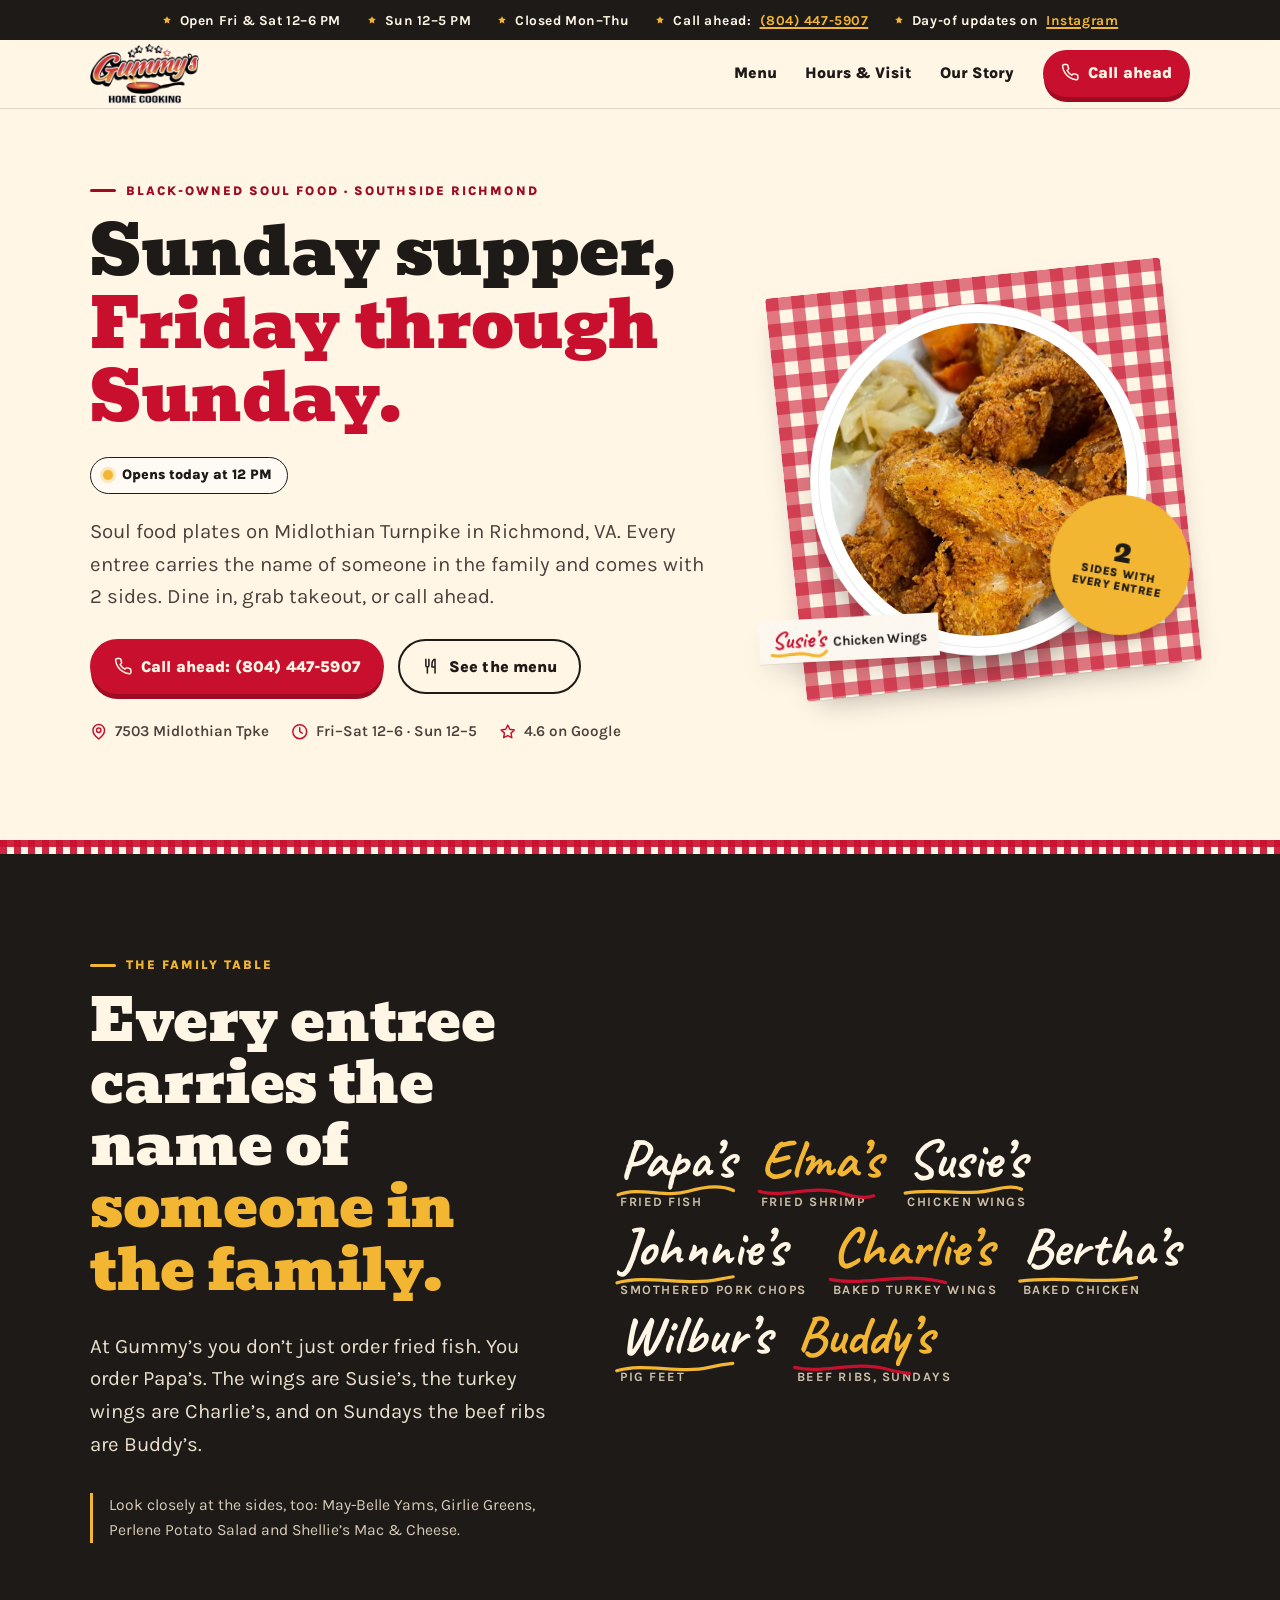
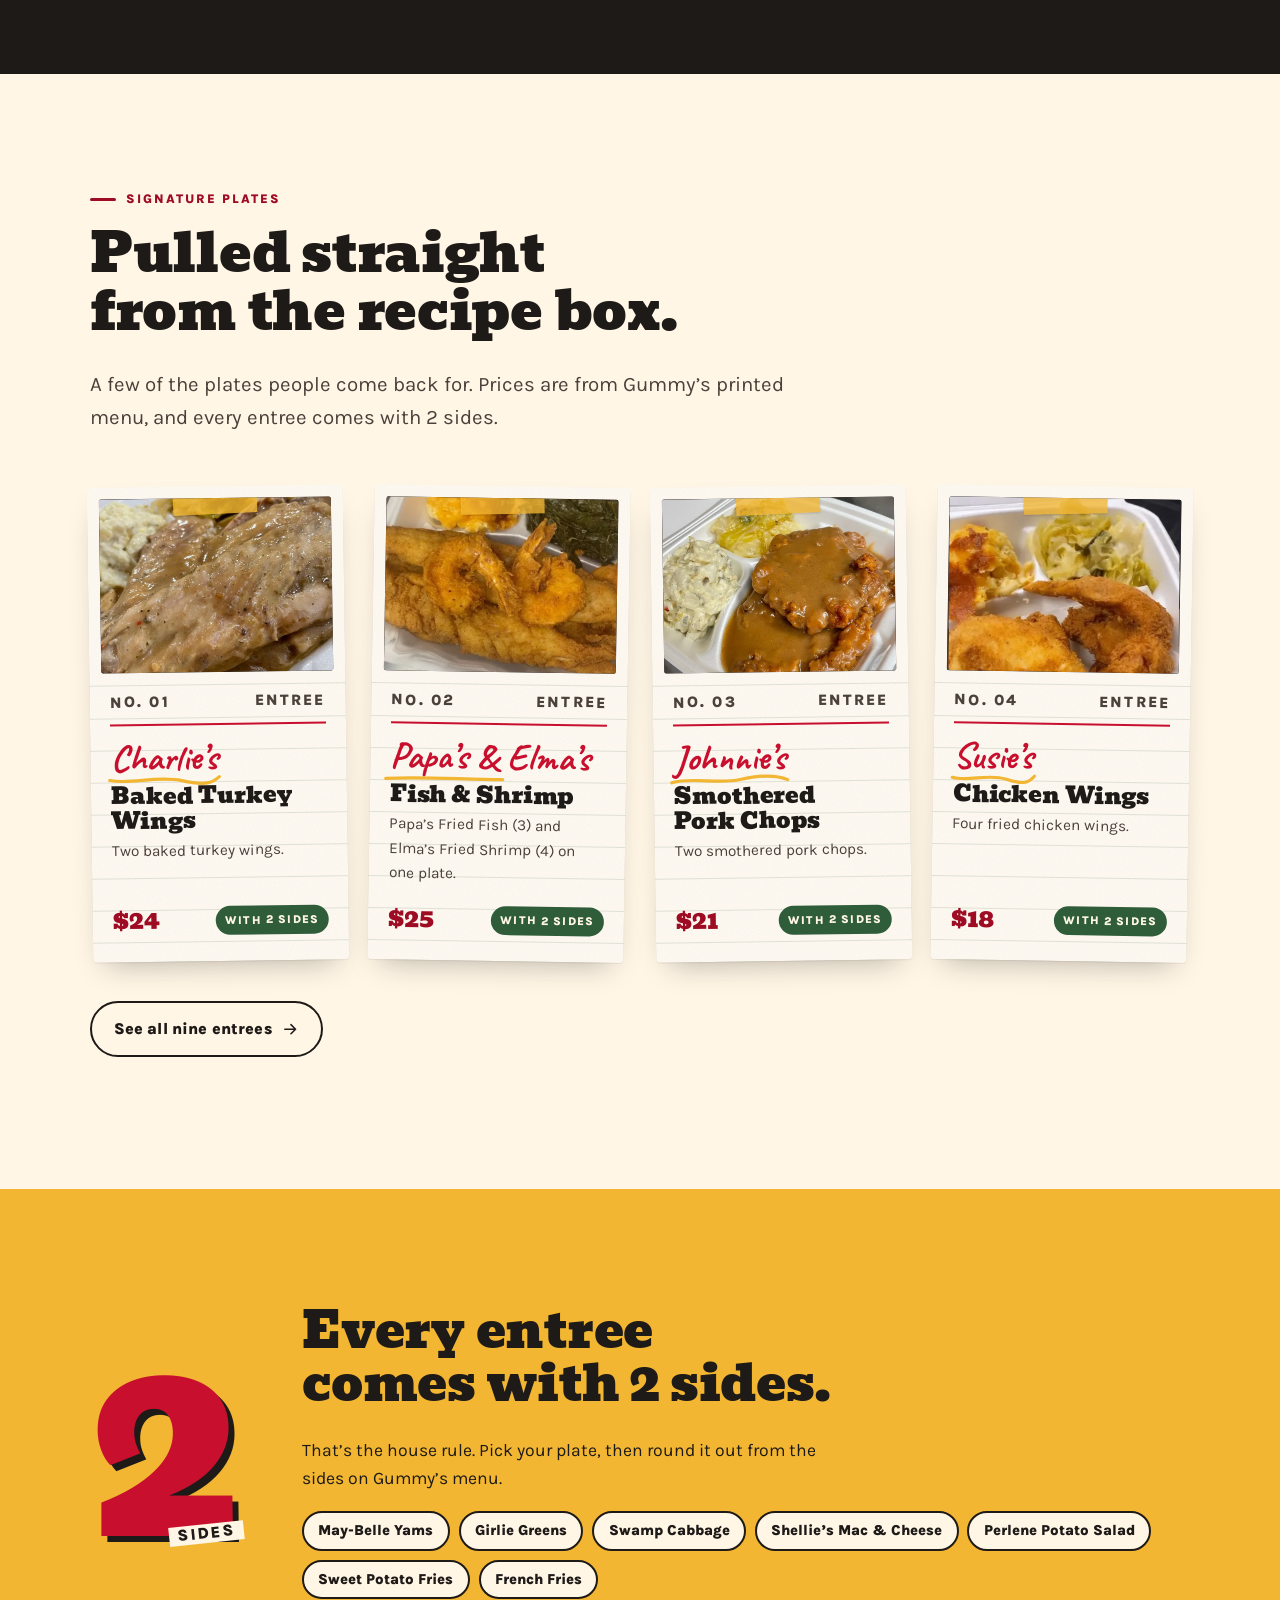
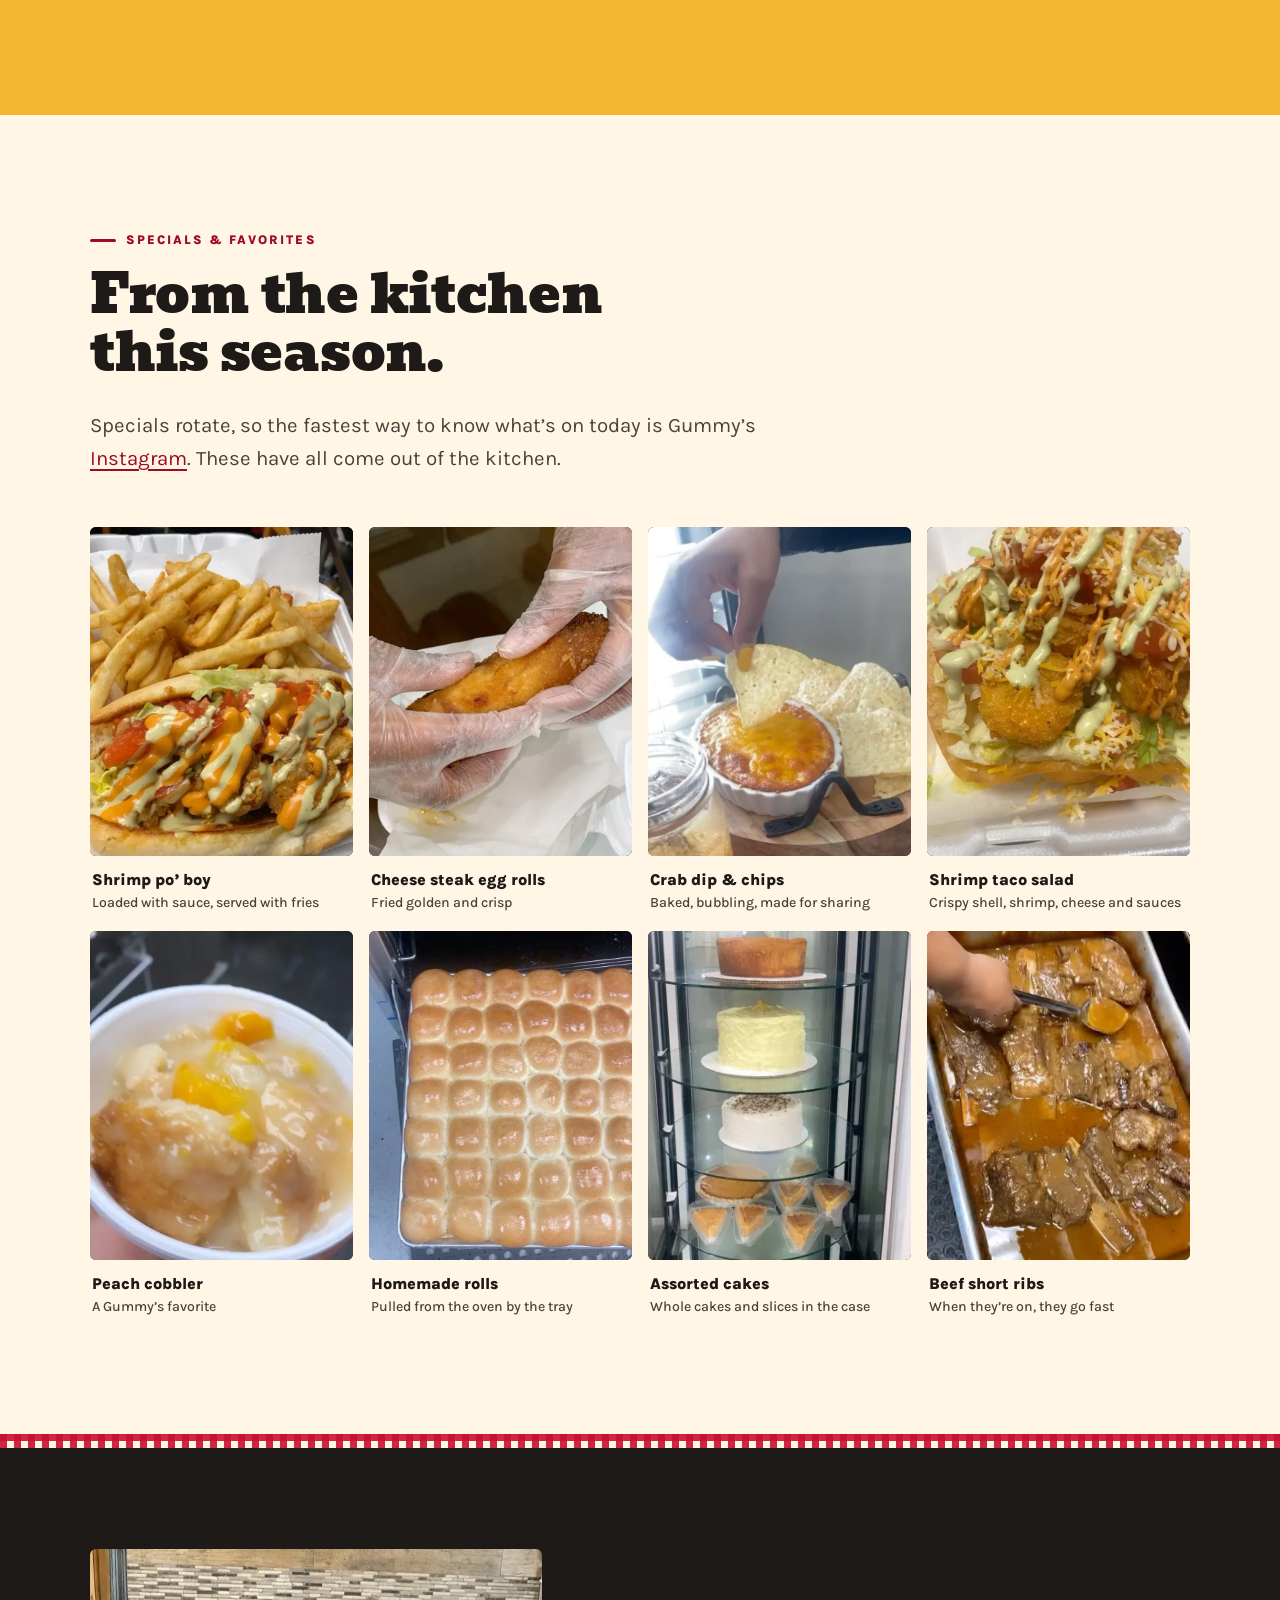
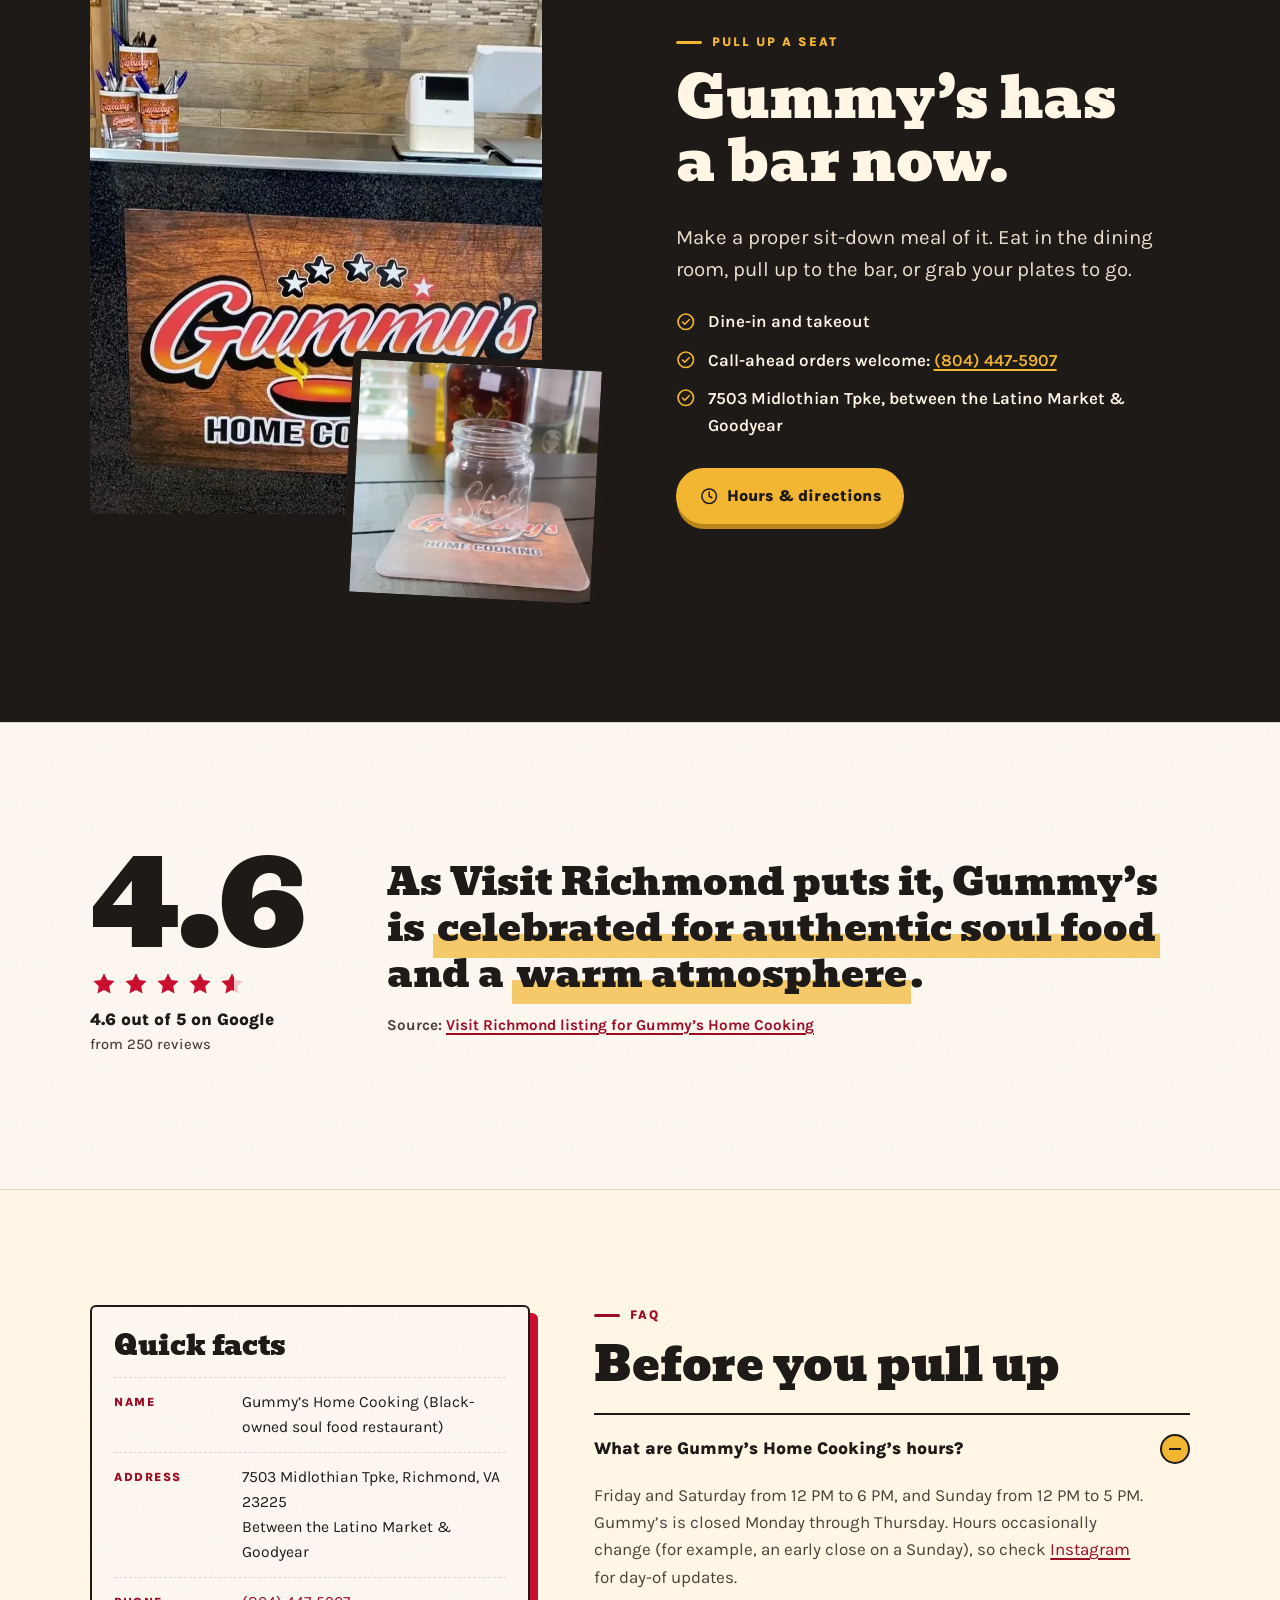
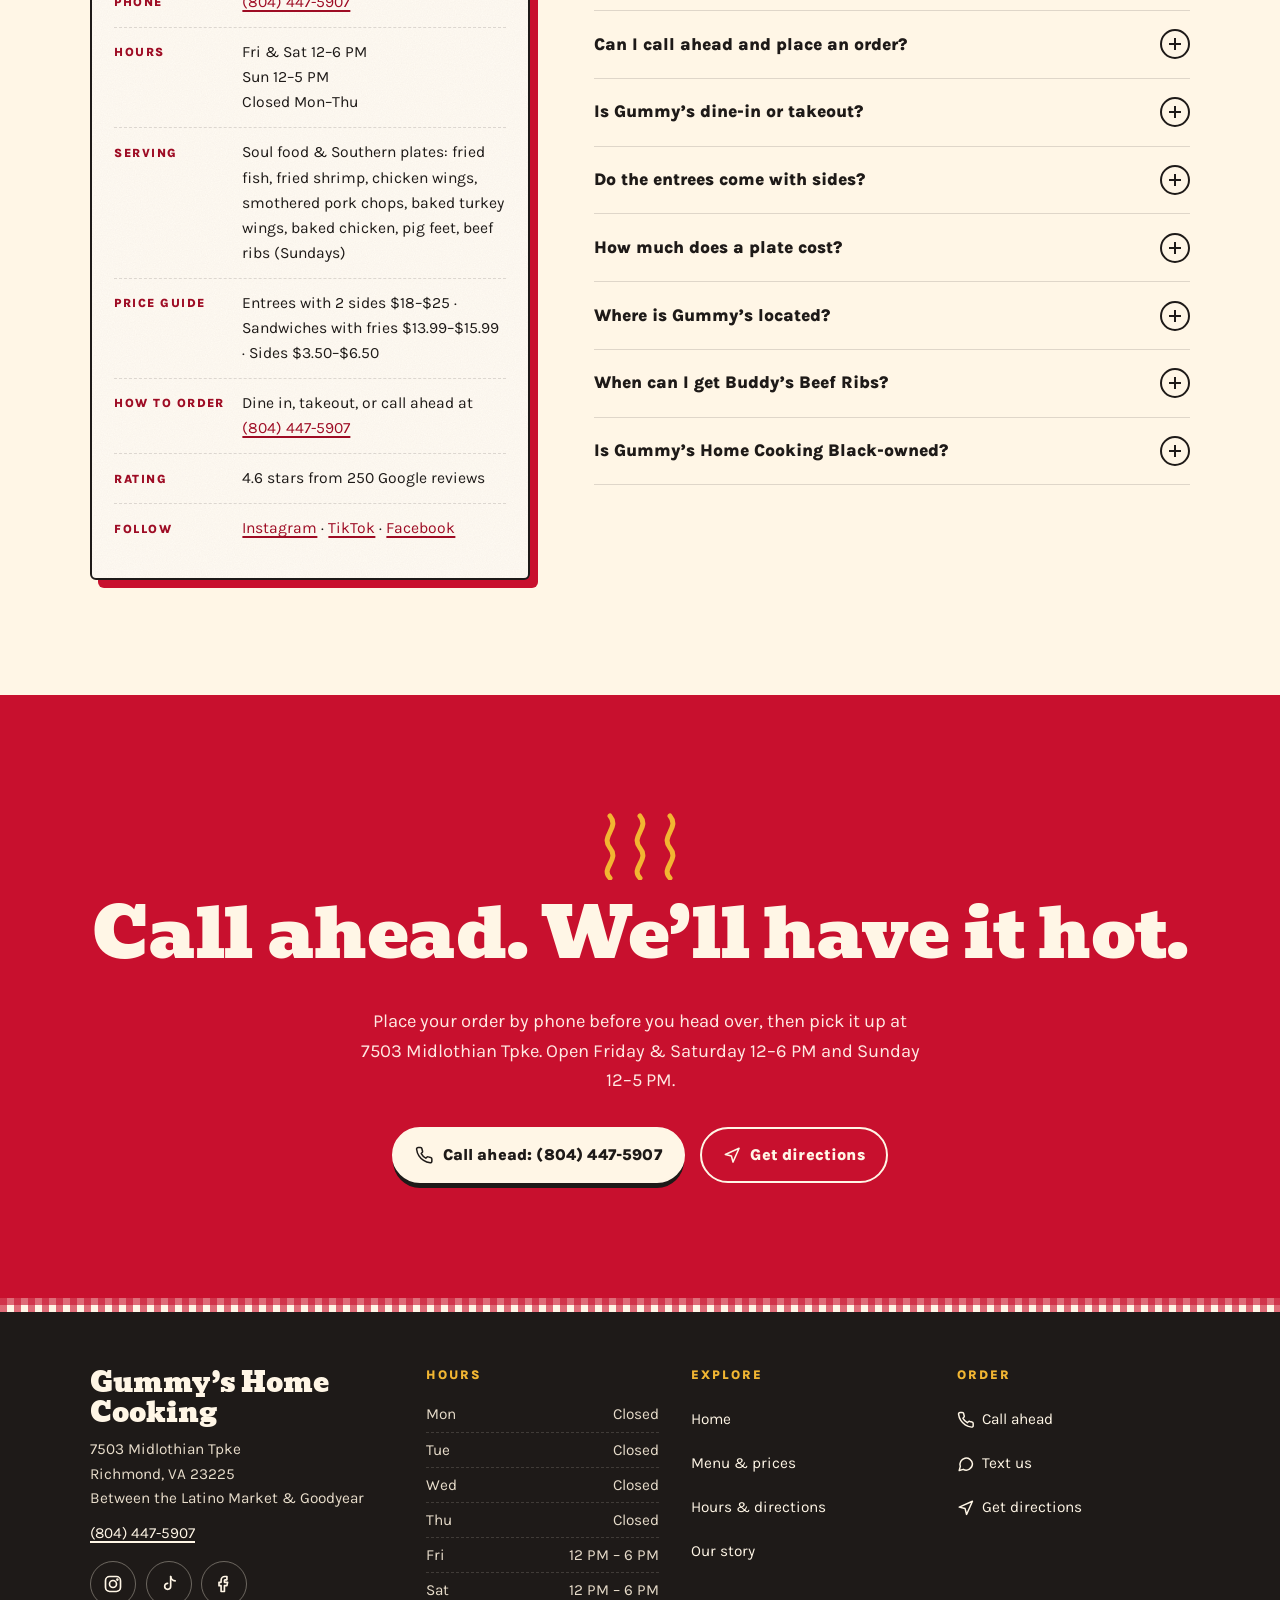
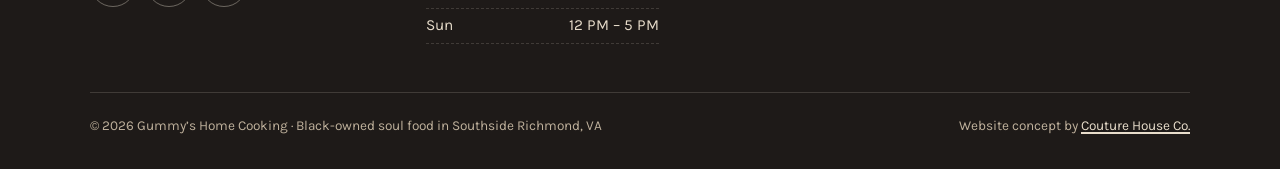
<file: index.html>
<!doctype html>
<html lang="en">
<head>
<meta charset="utf-8">
<meta name="viewport" content="width=device-width, initial-scale=1, viewport-fit=cover">
<title>Gummy's Home Cooking | Soul Food in Richmond, VA</title>
<meta name="description" content="Black-owned soul food on Midlothian Tpke in Richmond, VA. Family-named plates with 2 sides. Open Fri–Sun. Call ahead: (804) 447-5907.">
<link rel="canonical" href="https://gummys-home-cooking-website.netlify.app/">
<meta name="theme-color" content="#C8102E">
<meta name="robots" content="index, follow, max-image-preview:large">
<meta property="og:type" content="restaurant">
<meta property="og:site_name" content="Gummy&#39;s Home Cooking">
<meta property="og:title" content="Gummy's Home Cooking | Soul Food in Richmond, VA">
<meta property="og:description" content="Black-owned soul food on Midlothian Tpke in Richmond, VA. Family-named plates with 2 sides. Open Fri–Sun. Call ahead: (804) 447-5907.">
<meta property="og:url" content="https://gummys-home-cooking-website.netlify.app/">
<meta property="og:image" content="https://gummys-home-cooking-website.netlify.app/assets/img/og.jpg">
<meta property="og:image:width" content="1200">
<meta property="og:image:height" content="630">
<meta property="og:image:alt" content="Gummy&#39;s Home Cooking — soul food on Midlothian Turnpike, Richmond, VA">
<meta property="og:locale" content="en_US">
<meta name="twitter:card" content="summary_large_image">
<meta name="twitter:title" content="Gummy's Home Cooking | Soul Food in Richmond, VA">
<meta name="twitter:description" content="Black-owned soul food on Midlothian Tpke in Richmond, VA. Family-named plates with 2 sides. Open Fri–Sun. Call ahead: (804) 447-5907.">
<meta name="twitter:image" content="https://gummys-home-cooking-website.netlify.app/assets/img/og.jpg">
<meta name="geo.region" content="US-VA">
<meta name="geo.placename" content="Richmond">
<link rel="icon" href="assets/img/favicon.svg" type="image/svg+xml">
<link rel="icon" href="assets/img/favicon-32.png" sizes="32x32" type="image/png">
<link rel="apple-touch-icon" href="assets/img/apple-touch-icon.png">
<link rel="manifest" href="site.webmanifest">
<link rel="preload" href="assets/fonts/bevan-latin-400-normal.woff2" as="font" type="font/woff2" crossorigin>
<link rel="preload" href="assets/fonts/karla-latin-wght-normal.woff2" as="font" type="font/woff2" crossorigin>
<link rel="preload" as="image" href="assets/img/susies-fried-chicken-wings-800.webp" imagesrcset="assets/img/susies-fried-chicken-wings-800.webp 800w, assets/img/susies-fried-chicken-wings.webp 1440w" imagesizes="(min-width: 900px) 520px, 90vw" fetchpriority="high">
<link rel="stylesheet" href="assets/css/fonts.css?v=20260930b">
<link rel="stylesheet" href="assets/css/site.css?v=20260930b">
<script>document.documentElement.classList.add('js')</script>
<script src="assets/js/site.js" defer></script>
<script type="application/ld+json">{
 "@context": "https://schema.org",
 "@graph": [
  {
   "@type": "Restaurant",
   "@id": "https://gummys-home-cooking-website.netlify.app/#restaurant",
   "name": "Gummy's Home Cooking",
   "url": "https://gummys-home-cooking-website.netlify.app/",
   "logo": "https://gummys-home-cooking-website.netlify.app/assets/img/gummys-logo.png",
   "image": [
    "https://gummys-home-cooking-website.netlify.app/assets/img/og.jpg",
    "https://gummys-home-cooking-website.netlify.app/assets/img/storefront-sign-night.webp",
    "https://gummys-home-cooking-website.netlify.app/assets/img/charlies-baked-turkey-wings.webp"
   ],
   "description": "Black-owned soul food restaurant on Midlothian Turnpike in Southside Richmond, VA. Every entree is named for someone in the family and comes with 2 sides. Dine-in, takeout and call-ahead orders.",
   "telephone": "+1-804-447-5907",
   "address": {
    "@type": "PostalAddress",
    "streetAddress": "7503 Midlothian Tpke",
    "addressLocality": "Richmond",
    "addressRegion": "VA",
    "postalCode": "23225",
    "addressCountry": "US"
   },
   "hasMap": "https://www.google.com/maps/search/?api=1&query=Gummy%27s+Home+Cooking+7503+Midlothian+Tpke+Richmond+VA+23225",
   "openingHoursSpecification": [
    {
     "@type": "OpeningHoursSpecification",
     "dayOfWeek": [
      "Friday",
      "Saturday"
     ],
     "opens": "12:00",
     "closes": "18:00"
    },
    {
     "@type": "OpeningHoursSpecification",
     "dayOfWeek": "Sunday",
     "opens": "12:00",
     "closes": "17:00"
    }
   ],
   "servesCuisine": [
    "Soul Food",
    "Southern"
   ],
   "priceRange": "$5–$25",
   "sameAs": [
    "https://www.instagram.com/gummyshomecooking/",
    "https://www.tiktok.com/@gummyshomecooking",
    "https://www.facebook.com/GummysHomeCooking/"
   ],
   "areaServed": [
    {
     "@type": "City",
     "name": "Richmond",
     "containedInPlace": {
      "@type": "State",
      "name": "Virginia"
     }
    },
    {
     "@type": "Place",
     "name": "Southside Richmond"
    }
   ],
   "hasMenu": {
    "@type": "Menu",
    "name": "Gummy's Home Cooking Menu",
    "url": "https://gummys-home-cooking-website.netlify.app/menu.html",
    "inLanguage": "en-US",
    "hasMenuSection": [
     {
      "@type": "MenuSection",
      "name": "Entrees with 2 Sides",
      "hasMenuItem": [
       {
        "@type": "MenuItem",
        "name": "Papa's Fried Fish",
        "description": "Three pieces of fried fish. Served with 2 sides.",
        "offers": {
         "@type": "Offer",
         "price": "20.00",
         "priceCurrency": "USD"
        }
       },
       {
        "@type": "MenuItem",
        "name": "Elma's Fried Shrimp",
        "description": "Ten fried shrimp. Served with 2 sides.",
        "offers": {
         "@type": "Offer",
         "price": "22.00",
         "priceCurrency": "USD"
        }
       },
       {
        "@type": "MenuItem",
        "name": "Papa's & Elma's Fish & Shrimp",
        "description": "Papa's Fried Fish (3) and Elma's Fried Shrimp (4) on one plate. Served with 2 sides.",
        "offers": {
         "@type": "Offer",
         "price": "25.00",
         "priceCurrency": "USD"
        }
       },
       {
        "@type": "MenuItem",
        "name": "Susie's Chicken Wings",
        "description": "Four fried chicken wings. Served with 2 sides.",
        "offers": {
         "@type": "Offer",
         "price": "18.00",
         "priceCurrency": "USD"
        }
       },
       {
        "@type": "MenuItem",
        "name": "Johnnie's Smothered Pork Chops",
        "description": "Two smothered pork chops. Served with 2 sides.",
        "offers": {
         "@type": "Offer",
         "price": "21.00",
         "priceCurrency": "USD"
        }
       },
       {
        "@type": "MenuItem",
        "name": "Charlie's Baked Turkey Wings",
        "description": "Two baked turkey wings. Served with 2 sides.",
        "offers": {
         "@type": "Offer",
         "price": "24.00",
         "priceCurrency": "USD"
        }
       },
       {
        "@type": "MenuItem",
        "name": "Bertha's Baked Chicken",
        "description": "Baked chicken, served with 2 sides."
       },
       {
        "@type": "MenuItem",
        "name": "Wilbur's Pig Feet",
        "description": "Pig feet, served with 2 sides."
       },
       {
        "@type": "MenuItem",
        "name": "Buddy's Beef Ribs",
        "description": "Beef ribs, served on Sundays only. Served with 2 sides."
       }
      ],
      "description": "Every entree is named for someone in the family and comes with 2 sides."
     },
     {
      "@type": "MenuSection",
      "name": "Sides",
      "hasMenuItem": [
       {
        "@type": "MenuItem",
        "name": "Shellie's Mac & Cheese",
        "offers": {
         "@type": "Offer",
         "price": "6.50",
         "priceCurrency": "USD"
        }
       },
       {
        "@type": "MenuItem",
        "name": "Perlene Potato Salad",
        "offers": {
         "@type": "Offer",
         "price": "5.00",
         "priceCurrency": "USD"
        }
       },
       {
        "@type": "MenuItem",
        "name": "Sweet Potato Fries",
        "offers": {
         "@type": "Offer",
         "price": "4.00",
         "priceCurrency": "USD"
        }
       },
       {
        "@type": "MenuItem",
        "name": "Swamp Cabbage",
        "offers": {
         "@type": "Offer",
         "price": "5.00",
         "priceCurrency": "USD"
        }
       },
       {
        "@type": "MenuItem",
        "name": "May-Belle Yams",
        "offers": {
         "@type": "Offer",
         "price": "5.00",
         "priceCurrency": "USD"
        }
       },
       {
        "@type": "MenuItem",
        "name": "Girlie Greens",
        "offers": {
         "@type": "Offer",
         "price": "5.00",
         "priceCurrency": "USD"
        }
       },
       {
        "@type": "MenuItem",
        "name": "French Fries",
        "offers": {
         "@type": "Offer",
         "price": "3.50",
         "priceCurrency": "USD"
        }
       }
      ]
     },
     {
      "@type": "MenuSection",
      "name": "Appetizers",
      "hasMenuItem": [
       {
        "@type": "MenuItem",
        "name": "Fried Mushrooms",
        "offers": {
         "@type": "Offer",
         "price": "5.00",
         "priceCurrency": "USD"
        }
       },
       {
        "@type": "MenuItem",
        "name": "Steak Egg Roll",
        "offers": {
         "@type": "Offer",
         "price": "6.00",
         "priceCurrency": "USD"
        }
       },
       {
        "@type": "MenuItem",
        "name": "Fried Okra",
        "offers": {
         "@type": "Offer",
         "price": "5.00",
         "priceCurrency": "USD"
        }
       },
       {
        "@type": "MenuItem",
        "name": "Onion Rings",
        "offers": {
         "@type": "Offer",
         "price": "5.00",
         "priceCurrency": "USD"
        }
       }
      ]
     },
     {
      "@type": "MenuSection",
      "name": "Sandwiches with Fries",
      "hasMenuItem": [
       {
        "@type": "MenuItem",
        "name": "Pork Chop Sandwich",
        "offers": {
         "@type": "Offer",
         "price": "13.99",
         "priceCurrency": "USD"
        }
       },
       {
        "@type": "MenuItem",
        "name": "Shrimp Po Boy",
        "offers": {
         "@type": "Offer",
         "price": "15.99",
         "priceCurrency": "USD"
        }
       },
       {
        "@type": "MenuItem",
        "name": "Fish Po Boy",
        "offers": {
         "@type": "Offer",
         "price": "14.99",
         "priceCurrency": "USD"
        }
       }
      ]
     },
     {
      "@type": "MenuSection",
      "name": "Salads",
      "hasMenuItem": [
       {
        "@type": "MenuItem",
        "name": "Shrimp Taco Salad",
        "offers": {
         "@type": "Offer",
         "price": "15.99",
         "priceCurrency": "USD"
        }
       },
       {
        "@type": "MenuItem",
        "name": "Fish Taco Salad",
        "offers": {
         "@type": "Offer",
         "price": "13.99",
         "priceCurrency": "USD"
        }
       }
      ]
     },
     {
      "@type": "MenuSection",
      "name": "Kids Meals with Fries & Drink",
      "hasMenuItem": [
       {
        "@type": "MenuItem",
        "name": "Grilled Cheese",
        "offers": {
         "@type": "Offer",
         "price": "5.99",
         "priceCurrency": "USD"
        }
       },
       {
        "@type": "MenuItem",
        "name": "Shrimp (5)",
        "offers": {
         "@type": "Offer",
         "price": "7.99",
         "priceCurrency": "USD"
        }
       },
       {
        "@type": "MenuItem",
        "name": "Chicken Tenders (2)",
        "offers": {
         "@type": "Offer",
         "price": "6.99",
         "priceCurrency": "USD"
        }
       }
      ]
     },
     {
      "@type": "MenuSection",
      "name": "Drinks",
      "hasMenuItem": [
       {
        "@type": "MenuItem",
        "name": "Pepsi Products",
        "offers": {
         "@type": "Offer",
         "price": "2.99",
         "priceCurrency": "USD"
        }
       },
       {
        "@type": "MenuItem",
        "name": "Sweet Tea",
        "offers": {
         "@type": "Offer",
         "price": "2.99",
         "priceCurrency": "USD"
        }
       },
       {
        "@type": "MenuItem",
        "name": "Bottle Water",
        "offers": {
         "@type": "Offer",
         "price": "2.00",
         "priceCurrency": "USD"
        }
       }
      ]
     },
     {
      "@type": "MenuSection",
      "name": "Desserts",
      "hasMenuItem": [
       {
        "@type": "MenuItem",
        "name": "Assorted Dessert",
        "offers": {
         "@type": "Offer",
         "price": "5.00",
         "priceCurrency": "USD"
        }
       }
      ]
     }
    ]
   },
   "amenityFeature": [
    {
     "@type": "LocationFeatureSpecification",
     "name": "Dine-in",
     "value": true
    },
    {
     "@type": "LocationFeatureSpecification",
     "name": "Takeout",
     "value": true
    },
    {
     "@type": "LocationFeatureSpecification",
     "name": "Bar",
     "value": true
    }
   ],
   "aggregateRating": {
    "@type": "AggregateRating",
    "ratingValue": "4.6",
    "reviewCount": "250",
    "bestRating": "5"
   }
  },
  {
   "@type": "WebSite",
   "@id": "https://gummys-home-cooking-website.netlify.app/#website",
   "url": "https://gummys-home-cooking-website.netlify.app/",
   "name": "Gummy's Home Cooking",
   "publisher": {
    "@id": "https://gummys-home-cooking-website.netlify.app/#restaurant"
   },
   "inLanguage": "en-US"
  },
  {
   "@type": "FAQPage",
   "mainEntity": [
    {
     "@type": "Question",
     "name": "What are Gummy's Home Cooking's hours?",
     "acceptedAnswer": {
      "@type": "Answer",
      "text": "Friday and Saturday from 12 PM to 6 PM, and Sunday from 12 PM to 5 PM. Gummy's is closed Monday through Thursday. Hours occasionally change (for example, an early close on a Sunday), so check Instagram for day-of updates."
     }
    },
    {
     "@type": "Question",
     "name": "Can I call ahead and place an order?",
     "acceptedAnswer": {
      "@type": "Answer",
      "text": "Yes. Call (804) 447-5907 to place your order ahead of time, then pick it up at 7503 Midlothian Tpke."
     }
    },
    {
     "@type": "Question",
     "name": "Is Gummy's dine-in or takeout?",
     "acceptedAnswer": {
      "@type": "Answer",
      "text": "Both. You can sit down and eat in, pull up to the bar, or take your plates to go."
     }
    },
    {
     "@type": "Question",
     "name": "Do the entrees come with sides?",
     "acceptedAnswer": {
      "@type": "Answer",
      "text": "Yes. Every entree comes with 2 sides, like May-Belle Yams, Girlie Greens, Swamp Cabbage, Perlene Potato Salad or Shellie's Mac & Cheese."
     }
    },
    {
     "@type": "Question",
     "name": "How much does a plate cost?",
     "acceptedAnswer": {
      "@type": "Answer",
      "text": "On the printed menu, entrees with 2 sides run $18 to $25, sandwiches with fries run $13.99 to $15.99, and sides run $3.50 to $6.50. Kids meals with fries and a drink start at $5.99."
     }
    },
    {
     "@type": "Question",
     "name": "Where is Gummy's located?",
     "acceptedAnswer": {
      "@type": "Answer",
      "text": "7503 Midlothian Tpke, Richmond, VA 23225, on Midlothian Turnpike in Southside Richmond. It sits between the Latino Market and Goodyear."
     }
    },
    {
     "@type": "Question",
     "name": "When can I get Buddy's Beef Ribs?",
     "acceptedAnswer": {
      "@type": "Answer",
      "text": "Buddy's Beef Ribs are a Sunday-only entree. Call ahead on Sunday to make sure they're still available."
     }
    },
    {
     "@type": "Question",
     "name": "Is Gummy's Home Cooking Black-owned?",
     "acceptedAnswer": {
      "@type": "Answer",
      "text": "Yes. Gummy's is a Black-owned soul food restaurant in Richmond, VA."
     }
    }
   ]
  }
 ]
}</script>
</head>
<body>
<a class="skip-link" href="#main">Skip to content</a>
<div class="ribbon" role="region" aria-label="Hours">
<div class="ribbon-track"><p class="ribbon-set" style="margin:0"><span><svg class="star" viewBox="0 0 24 24" aria-hidden="true" focusable="false"><path d="m12 2.8 2.8 5.8 6.3.9-4.6 4.4 1.1 6.3L12 17.2l-5.6 3 1.1-6.3-4.6-4.4 6.3-.9z"/></svg>Open Fri &amp; Sat 12–6 PM</span><span><svg class="star" viewBox="0 0 24 24" aria-hidden="true" focusable="false"><path d="m12 2.8 2.8 5.8 6.3.9-4.6 4.4 1.1 6.3L12 17.2l-5.6 3 1.1-6.3-4.6-4.4 6.3-.9z"/></svg>Sun 12–5 PM</span><span><svg class="star" viewBox="0 0 24 24" aria-hidden="true" focusable="false"><path d="m12 2.8 2.8 5.8 6.3.9-4.6 4.4 1.1 6.3L12 17.2l-5.6 3 1.1-6.3-4.6-4.4 6.3-.9z"/></svg>Closed Mon–Thu</span><span class="rb-extra"><svg class="star" viewBox="0 0 24 24" aria-hidden="true" focusable="false"><path d="m12 2.8 2.8 5.8 6.3.9-4.6 4.4 1.1 6.3L12 17.2l-5.6 3 1.1-6.3-4.6-4.4 6.3-.9z"/></svg>Call ahead: <a href="tel:+18044475907">(804) 447-5907</a></span><span class="rb-extra"><svg class="star" viewBox="0 0 24 24" aria-hidden="true" focusable="false"><path d="m12 2.8 2.8 5.8 6.3.9-4.6 4.4 1.1 6.3L12 17.2l-5.6 3 1.1-6.3-4.6-4.4 6.3-.9z"/></svg>Day-of updates on <a href="https://www.instagram.com/gummyshomecooking/" rel="noopener">Instagram</a></span></p><p class="ribbon-set" aria-hidden="true" style="margin:0"><span><svg class="star" viewBox="0 0 24 24" aria-hidden="true" focusable="false"><path d="m12 2.8 2.8 5.8 6.3.9-4.6 4.4 1.1 6.3L12 17.2l-5.6 3 1.1-6.3-4.6-4.4 6.3-.9z"/></svg>Open Fri &amp; Sat 12–6 PM</span><span><svg class="star" viewBox="0 0 24 24" aria-hidden="true" focusable="false"><path d="m12 2.8 2.8 5.8 6.3.9-4.6 4.4 1.1 6.3L12 17.2l-5.6 3 1.1-6.3-4.6-4.4 6.3-.9z"/></svg>Sun 12–5 PM</span><span><svg class="star" viewBox="0 0 24 24" aria-hidden="true" focusable="false"><path d="m12 2.8 2.8 5.8 6.3.9-4.6 4.4 1.1 6.3L12 17.2l-5.6 3 1.1-6.3-4.6-4.4 6.3-.9z"/></svg>Closed Mon–Thu</span><span class="rb-extra"><svg class="star" viewBox="0 0 24 24" aria-hidden="true" focusable="false"><path d="m12 2.8 2.8 5.8 6.3.9-4.6 4.4 1.1 6.3L12 17.2l-5.6 3 1.1-6.3-4.6-4.4 6.3-.9z"/></svg>Call ahead: <a tabindex="-1" href="tel:+18044475907">(804) 447-5907</a></span><span class="rb-extra"><svg class="star" viewBox="0 0 24 24" aria-hidden="true" focusable="false"><path d="m12 2.8 2.8 5.8 6.3.9-4.6 4.4 1.1 6.3L12 17.2l-5.6 3 1.1-6.3-4.6-4.4 6.3-.9z"/></svg>Day-of updates on <a tabindex="-1" href="https://www.instagram.com/gummyshomecooking/" rel="noopener">Instagram</a></span></p></div>
</div>
<header class="site-header">
 <div class="wrap header-in">
  <a class="brand" href="index.html" aria-label="Gummy&rsquo;s Home Cooking, home">
   <img src="assets/img/gummys-logo-header.webp" width="240" height="132" alt="Gummy&rsquo;s Home Cooking">
   <span class="brand-text">Gummy&rsquo;s<small>Home Cooking</small></span>
  </a>
  <button class="nav-toggle" type="button" aria-expanded="false" aria-controls="site-nav"><span class="bars"><span></span></span><span class="label">Menu</span></button>
  <nav class="site-nav" id="site-nav" aria-label="Main">
   <ul><li><a href="menu.html">Menu</a></li><li><a href="visit.html">Hours &amp; Visit</a></li><li><a href="about.html">Our Story</a></li><li class="nav-call"><a class="btn" href="tel:+18044475907"><svg class="icon" viewBox="0 0 24 24" aria-hidden="true" focusable="false"><path d="M22 16.9v3a2 2 0 0 1-2.2 2 19.8 19.8 0 0 1-8.6-3.1 19.5 19.5 0 0 1-6-6A19.8 19.8 0 0 1 2.1 4.2 2 2 0 0 1 4.1 2h3a2 2 0 0 1 2 1.7c.1 1 .4 1.9.7 2.8a2 2 0 0 1-.5 2.1L8.1 9.9a16 16 0 0 0 6 6l1.3-1.3a2 2 0 0 1 2.1-.4c.9.3 1.8.6 2.8.7a2 2 0 0 1 1.7 2z"/></svg>Call ahead</a></li></ul>
  </nav>
 </div>
</header>

<main id="main">
<section class="hero" aria-labelledby="hero-title">
 <div class="wrap hero-grid">
  <div class="hero-copy">
   <p class="eyebrow">Black-owned soul food &middot; Southside Richmond</p>
   <h1 id="hero-title">Sunday supper, <span class="accent">Friday through Sunday.</span></h1>
   <p class="status-pill" data-open-status data-state="info"><span class="dot" aria-hidden="true"></span><span class="status-text">Open Friday, Saturday &amp; Sunday</span></p>
   <p class="lede">Soul food plates on Midlothian Turnpike in Richmond, VA. Every entree carries the name of someone in the family and comes with 2 sides. Dine in, grab takeout, or call ahead.</p>
   <div class="btn-row">
    <a class="btn" href="tel:+18044475907"><svg class="icon" viewBox="0 0 24 24" aria-hidden="true" focusable="false"><path d="M22 16.9v3a2 2 0 0 1-2.2 2 19.8 19.8 0 0 1-8.6-3.1 19.5 19.5 0 0 1-6-6A19.8 19.8 0 0 1 2.1 4.2 2 2 0 0 1 4.1 2h3a2 2 0 0 1 2 1.7c.1 1 .4 1.9.7 2.8a2 2 0 0 1-.5 2.1L8.1 9.9a16 16 0 0 0 6 6l1.3-1.3a2 2 0 0 1 2.1-.4c.9.3 1.8.6 2.8.7a2 2 0 0 1 1.7 2z"/></svg>Call ahead: (804) 447-5907</a>
    <a class="btn btn--ghost" href="menu.html"><svg class="icon" viewBox="0 0 24 24" aria-hidden="true" focusable="false"><path d="M5 3v8a2 2 0 0 0 2 2h0a2 2 0 0 0 2-2V3M7 13v8M17 21V3c-2.2 0-4 2.7-4 6.5V13h4"/></svg>See the menu</a>
   </div>
   <div class="hero-meta">
    <span><svg class="icon" viewBox="0 0 24 24" aria-hidden="true" focusable="false"><path d="M20 10c0 6-8 12-8 12s-8-6-8-12a8 8 0 0 1 16 0z"/><circle cx="12" cy="10" r="3"/></svg>7503 Midlothian Tpke</span>
    <span><svg class="icon" viewBox="0 0 24 24" aria-hidden="true" focusable="false"><circle cx="12" cy="12" r="9.5"/><path d="M12 6.5V12l3.5 2"/></svg>Fri–Sat 12–6 &middot; Sun 12–5</span>
    <span><svg class="icon" viewBox="0 0 24 24" aria-hidden="true" focusable="false"><path d="m12 2.8 2.8 5.8 6.3.9-4.6 4.4 1.1 6.3L12 17.2l-5.6 3 1.1-6.3-4.6-4.4 6.3-.9z"/></svg>4.6 on Google</span>
   </div>
  </div>
  <div class="plate-stage scribble-group" aria-label="Susie&rsquo;s Chicken Wings plated with sides">
   <div class="plate-cloth gingham" aria-hidden="true"></div>
   <svg class="steam" viewBox="0 0 200 140" aria-hidden="true" focusable="false">
 <path class="steam-1" d="M58 138c-16-18 14-30 0-50s16-32 2-52"/>
 <path class="steam-2" d="M102 138c-16-18 14-30 0-50s16-32 2-52"/>
 <path class="steam-3" d="M146 138c-16-18 14-30 0-50s16-32 2-52"/>
</svg>
   <div class="plate"><img src="assets/img/susies-fried-chicken-wings.webp" srcset="assets/img/susies-fried-chicken-wings-800.webp 800w, assets/img/susies-fried-chicken-wings.webp 1440w" sizes="(min-width: 900px) 520px, 90vw" width="1440" height="1800" alt="Crispy fried chicken wings with candied yams and cabbage" fetchpriority="high" decoding="async"></div>
   <p class="plate-tag" aria-hidden="true"><span><b>2</b>sides with every entree</span></p>
   <p class="plate-caption"><span class="fam">Susie&rsquo;s<svg class="scribble" viewBox="0 0 120 12" preserveAspectRatio="none" aria-hidden="true" focusable="false"><path pathLength="1" d="M3 6 C 25 10, 52 2, 78 7 S 110 9, 117 4"/></svg></span> Chicken Wings</p>
  </div>
 </div>
</section>

<section class="family section on-dark" aria-labelledby="family-title">
 <div class="wrap family-grid">
  <div class="reveal">
   <p class="eyebrow">The family table</p>
   <h2 id="family-title">Every entree carries the name of <em>someone in the family.</em></h2>
   <p class="lede">At Gummy&rsquo;s you don&rsquo;t just order fried fish. You order Papa&rsquo;s. The wings are Susie&rsquo;s, the turkey wings are Charlie&rsquo;s, and on Sundays the beef ribs are Buddy&rsquo;s.</p>
   <p class="family-note">Look closely at the sides, too: May-Belle Yams, Girlie Greens, Perlene Potato Salad and Shellie&rsquo;s Mac &amp; Cheese.</p>
  </div>
  <ul class="name-board scribble-group" aria-label="Family-named entrees"><li><span class="fam">Papa&rsquo;s<svg class="scribble" viewBox="0 0 120 12" preserveAspectRatio="none" aria-hidden="true" focusable="false"><path pathLength="1" d="M2 8 C 22 3, 48 10, 70 6 S 108 3, 118 7"/></svg></span><small>Fried Fish</small></li><li><span class="fam">Elma&rsquo;s<svg class="scribble" viewBox="0 0 120 12" preserveAspectRatio="none" aria-hidden="true" focusable="false"><path pathLength="1" d="M3 6 C 25 10, 52 2, 78 7 S 110 9, 117 4"/></svg></span><small>Fried Shrimp</small></li><li><span class="fam">Susie&rsquo;s<svg class="scribble" viewBox="0 0 120 12" preserveAspectRatio="none" aria-hidden="true" focusable="false"><path pathLength="1" d="M2 7 C 30 4, 60 9, 85 5 S 112 6, 118 8"/></svg></span><small>Chicken Wings</small></li><li><span class="fam">Johnnie&rsquo;s<svg class="scribble" viewBox="0 0 120 12" preserveAspectRatio="none" aria-hidden="true" focusable="false"><path pathLength="1" d="M2 8 C 22 3, 48 10, 70 6 S 108 3, 118 7"/></svg></span><small>Smothered Pork Chops</small></li><li><span class="fam">Charlie&rsquo;s<svg class="scribble" viewBox="0 0 120 12" preserveAspectRatio="none" aria-hidden="true" focusable="false"><path pathLength="1" d="M3 6 C 25 10, 52 2, 78 7 S 110 9, 117 4"/></svg></span><small>Baked Turkey Wings</small></li><li><span class="fam">Bertha&rsquo;s<svg class="scribble" viewBox="0 0 120 12" preserveAspectRatio="none" aria-hidden="true" focusable="false"><path pathLength="1" d="M2 7 C 30 4, 60 9, 85 5 S 112 6, 118 8"/></svg></span><small>Baked Chicken</small></li><li><span class="fam">Wilbur&rsquo;s<svg class="scribble" viewBox="0 0 120 12" preserveAspectRatio="none" aria-hidden="true" focusable="false"><path pathLength="1" d="M2 8 C 22 3, 48 10, 70 6 S 108 3, 118 7"/></svg></span><small>Pig Feet</small></li><li><span class="fam">Buddy&rsquo;s<svg class="scribble" viewBox="0 0 120 12" preserveAspectRatio="none" aria-hidden="true" focusable="false"><path pathLength="1" d="M3 6 C 25 10, 52 2, 78 7 S 110 9, 117 4"/></svg></span><small>Beef Ribs, Sundays</small></li></ul>
 </div>
</section>

<section class="section plates" aria-labelledby="plates-title">
 <div class="wrap">
  <div class="section-head reveal">
   <p class="eyebrow">Signature plates</p>
   <h2 id="plates-title">Pulled straight from the recipe box.</h2>
   <p class="lede">A few of the plates people come back for. Prices are from Gummy&rsquo;s printed menu, and every entree comes with 2 sides.</p>
  </div>
  <div class="deck deck--4 deal">
<article class="rcard">
 <div class="rcard-photo"><img src="assets/img/charlies-baked-turkey-wings.webp" srcset="assets/img/charlies-baked-turkey-wings-800.webp 800w, assets/img/charlies-baked-turkey-wings.webp 1440w" sizes="(min-width: 1040px) 23vw, (min-width: 640px) 45vw, 92vw" width="1440" height="1800" alt="Baked turkey wing in gravy with cabbage and potato salad" loading="lazy" decoding="async"></div>
 <div class="rcard-body">
  <p class="rcard-no"><span>No. 01</span><span>Entree</span></p>
  <span class="fam">Charlie&rsquo;s<svg class="scribble" viewBox="0 0 120 12" preserveAspectRatio="none" aria-hidden="true" focusable="false"><path pathLength="1" d="M3 6 C 25 10, 52 2, 78 7 S 110 9, 117 4"/></svg></span>
  <h3>Baked Turkey Wings</h3>
  <p>Two baked turkey wings.</p>
  <div class="rcard-foot"><span class="price">$24</span><span class="badge">With 2 sides</span></div>
 </div>
</article>
<article class="rcard">
 <div class="rcard-photo"><img src="assets/img/fish-and-shrimp-dinner.webp" width="720" height="899" alt="Fried fish and fried shrimp dinner with baked mac and cheese and collard greens" loading="lazy" decoding="async"></div>
 <div class="rcard-body">
  <p class="rcard-no"><span>No. 02</span><span>Entree</span></p>
  <span class="fam">Papa&rsquo;s &amp; Elma&rsquo;s<svg class="scribble" viewBox="0 0 120 12" preserveAspectRatio="none" aria-hidden="true" focusable="false"><path pathLength="1" d="M2 7 C 30 4, 60 9, 85 5 S 112 6, 118 8"/></svg></span>
  <h3>Fish &amp; Shrimp</h3>
  <p>Papa&rsquo;s Fried Fish (3) and Elma&rsquo;s Fried Shrimp (4) on one plate.</p>
  <div class="rcard-foot"><span class="price">$25</span><span class="badge">With 2 sides</span></div>
 </div>
</article>
<article class="rcard">
 <div class="rcard-photo"><img src="assets/img/johnnies-smothered-pork-chops.webp" srcset="assets/img/johnnies-smothered-pork-chops-800.webp 800w, assets/img/johnnies-smothered-pork-chops.webp 1440w" sizes="(min-width: 1040px) 23vw, (min-width: 640px) 45vw, 92vw" width="1440" height="1800" alt="Smothered pork chops covered in brown gravy with potato salad and cabbage" loading="lazy" decoding="async"></div>
 <div class="rcard-body">
  <p class="rcard-no"><span>No. 03</span><span>Entree</span></p>
  <span class="fam">Johnnie&rsquo;s<svg class="scribble" viewBox="0 0 120 12" preserveAspectRatio="none" aria-hidden="true" focusable="false"><path pathLength="1" d="M2 8 C 22 3, 48 10, 70 6 S 108 3, 118 7"/></svg></span>
  <h3>Smothered Pork Chops</h3>
  <p>Two smothered pork chops.</p>
  <div class="rcard-foot"><span class="price">$21</span><span class="badge">With 2 sides</span></div>
 </div>
</article>
<article class="rcard">
 <div class="rcard-photo"><img src="assets/img/chicken-wing-dinner.webp" width="618" height="875" alt="Fried chicken wing dinner with baked mac and cheese and cabbage in a takeout tray" loading="lazy" decoding="async"></div>
 <div class="rcard-body">
  <p class="rcard-no"><span>No. 04</span><span>Entree</span></p>
  <span class="fam">Susie&rsquo;s<svg class="scribble" viewBox="0 0 120 12" preserveAspectRatio="none" aria-hidden="true" focusable="false"><path pathLength="1" d="M3 6 C 25 10, 52 2, 78 7 S 110 9, 117 4"/></svg></span>
  <h3>Chicken Wings</h3>
  <p>Four fried chicken wings.</p>
  <div class="rcard-foot"><span class="price">$18</span><span class="badge">With 2 sides</span></div>
 </div>
</article>
  </div>
  <p style="margin-top:2.5rem"><a class="btn btn--ghost" href="menu.html">See all nine entrees <svg class="icon" viewBox="0 0 24 24" aria-hidden="true" focusable="false"><path d="M5 12h14M13 6l6 6-6 6"/></svg></a></p>
 </div>
</section>

<section class="sides-band section" aria-labelledby="sides-title">
 <div class="wrap sides-grid">
  <div class="big-two reveal" aria-hidden="true">2<small>sides</small></div>
  <div class="reveal">
   <h2 id="sides-title">Every entree comes with 2 sides.</h2>
   <p>That&rsquo;s the house rule. Pick your plate, then round it out from the sides on Gummy&rsquo;s menu.</p>
   <ul class="side-chips" aria-label="Sides on the menu">
    <li>May-Belle Yams</li><li>Girlie Greens</li><li>Swamp Cabbage</li><li>Shellie&rsquo;s Mac &amp; Cheese</li><li>Perlene Potato Salad</li><li>Sweet Potato Fries</li><li>French Fries</li>
   </ul>
  </div>
 </div>
</section>

<section class="section kitchen" aria-labelledby="kitchen-title">
 <div class="wrap">
  <div class="section-head reveal">
   <p class="eyebrow">Specials &amp; favorites</p>
   <h2 id="kitchen-title">From the kitchen this season.</h2>
   <p class="lede">Specials rotate, so the fastest way to know what&rsquo;s on today is Gummy&rsquo;s <a href="https://www.instagram.com/gummyshomecooking/" rel="noopener">Instagram</a>. These have all come out of the kitchen.</p>
  </div>
  <div class="strip" role="list"><figure class="snap" role="listitem"><div class="snap-img"><img src="assets/img/shrimp-po-boy.webp" width="720" height="900" alt="Shrimp po boy sandwich dressed with lettuce, tomato and drizzled sauces next to a pile of fries" loading="lazy" decoding="async"></div><figcaption>Shrimp po&rsquo; boy<span>Loaded with sauce, served with fries</span></figcaption></figure><figure class="snap" role="listitem"><div class="snap-img"><img src="assets/img/cheesesteak-egg-rolls.webp" width="720" height="900" alt="Gloved hands holding a golden fried cheese steak egg roll" loading="lazy" decoding="async"></div><figcaption>Cheese steak egg rolls<span>Fried golden and crisp</span></figcaption></figure><figure class="snap" role="listitem"><div class="snap-img"><img src="assets/img/crab-dip-and-chips.webp" width="700" height="660" alt="Tortilla chip dipped into a ramekin of baked crab dip on a wooden board" loading="lazy" decoding="async"></div><figcaption>Crab dip &amp; chips<span>Baked, bubbling, made for sharing</span></figcaption></figure><figure class="snap" role="listitem"><div class="snap-img"><img src="assets/img/shrimp-taco-salad.webp" width="720" height="900" alt="Shrimp taco salad in a crispy shell topped with shredded cheese, tomato and drizzled sauces" loading="lazy" decoding="async"></div><figcaption>Shrimp taco salad<span>Crispy shell, shrimp, cheese and sauces</span></figcaption></figure><figure class="snap" role="listitem"><div class="snap-img"><img src="assets/img/peach-cobbler.webp" width="720" height="900" alt="Cup of peach cobbler with syrupy peaches and golden crust" loading="lazy" decoding="async"></div><figcaption>Peach cobbler<span>A Gummy’s favorite</span></figcaption></figure><figure class="snap" role="listitem"><div class="snap-img"><img src="assets/img/homemade-rolls.webp" width="720" height="900" alt="Full sheet pan of golden homemade dinner rolls" loading="lazy" decoding="async"></div><figcaption>Homemade rolls<span>Pulled from the oven by the tray</span></figcaption></figure><figure class="snap" role="listitem"><div class="snap-img"><img src="assets/img/assorted-cakes.webp" width="720" height="720" alt="Glass dessert case holding a pound cake, layer cakes and slices of sweet potato pie" loading="lazy" decoding="async"></div><figcaption>Assorted cakes<span>Whole cakes and slices in the case</span></figcaption></figure><figure class="snap" role="listitem"><div class="snap-img"><img src="assets/img/beef-short-ribs.webp" width="720" height="900" alt="Pan of braised beef short ribs in gravy" loading="lazy" decoding="async"></div><figcaption>Beef short ribs<span>When they’re on, they go fast</span></figcaption></figure></div>
  <p class="strip-hint"><svg class="icon" viewBox="0 0 24 24" aria-hidden="true" focusable="false"><path d="M5 12h14M13 6l6 6-6 6"/></svg>Swipe for more</p>
 </div>
</section>

<section class="section on-dark family bar" aria-labelledby="bar-title">
 <div class="wrap split">
  <div class="photo-pair reveal">
   <img src="assets/img/front-counter-bar.webp" width="720" height="899" alt="Gummy&rsquo;s front counter with the red script logo on a wood-grain panel" loading="lazy" decoding="async">
   <img src="assets/img/bar-shot-glass.webp" width="640" height="620" alt="Mason jar shot glass resting on a Gummy&rsquo;s Home Cooking coaster at the bar" loading="lazy" decoding="async" class="p2">
  </div>
  <div class="reveal">
   <p class="eyebrow">Pull up a seat</p>
   <h2 id="bar-title">Gummy&rsquo;s has a bar now.</h2>
   <p class="lede">Make a proper sit-down meal of it. Eat in the dining room, pull up to the bar, or grab your plates to go.</p>
   <ul class="checklist">
    <li><svg class="icon" viewBox="0 0 24 24" aria-hidden="true" focusable="false"><circle cx="12" cy="12" r="9.5"/><path d="m8 12.3 2.7 2.7L16.2 9.5"/></svg><span>Dine-in and takeout</span></li>
    <li><svg class="icon" viewBox="0 0 24 24" aria-hidden="true" focusable="false"><circle cx="12" cy="12" r="9.5"/><path d="m8 12.3 2.7 2.7L16.2 9.5"/></svg><span>Call-ahead orders welcome: <a href="tel:+18044475907">(804) 447-5907</a></span></li>
    <li><svg class="icon" viewBox="0 0 24 24" aria-hidden="true" focusable="false"><circle cx="12" cy="12" r="9.5"/><path d="m8 12.3 2.7 2.7L16.2 9.5"/></svg><span>7503 Midlothian Tpke, between the Latino Market &amp; Goodyear</span></li>
   </ul>
   <a class="btn btn--mustard" href="visit.html"><svg class="icon" viewBox="0 0 24 24" aria-hidden="true" focusable="false"><circle cx="12" cy="12" r="9.5"/><path d="M12 6.5V12l3.5 2"/></svg>Hours &amp; directions</a>
  </div>
 </div>
</section>

<section class="reviews section" aria-labelledby="reviews-title">
 <div class="wrap rating-grid">
  <div class="rating reveal">
   <h2 id="reviews-title" class="visually-hidden">Reviews</h2>
   <p class="rating-num" aria-hidden="true">4.6</p>
   <div class="stars" aria-hidden="true">
    <svg viewBox="0 0 24 24"><path d="m12 2.8 2.8 5.8 6.3.9-4.6 4.4 1.1 6.3L12 17.2l-5.6 3 1.1-6.3-4.6-4.4 6.3-.9z"/></svg><svg viewBox="0 0 24 24"><path d="m12 2.8 2.8 5.8 6.3.9-4.6 4.4 1.1 6.3L12 17.2l-5.6 3 1.1-6.3-4.6-4.4 6.3-.9z"/></svg><svg viewBox="0 0 24 24"><path d="m12 2.8 2.8 5.8 6.3.9-4.6 4.4 1.1 6.3L12 17.2l-5.6 3 1.1-6.3-4.6-4.4 6.3-.9z"/></svg><svg viewBox="0 0 24 24"><path d="m12 2.8 2.8 5.8 6.3.9-4.6 4.4 1.1 6.3L12 17.2l-5.6 3 1.1-6.3-4.6-4.4 6.3-.9z"/></svg>
    <svg viewBox="0 0 24 24"><defs><linearGradient id="starpart"><stop offset="60%" stop-color="#C8102E"/><stop offset="60%" stop-color="#C8102E" stop-opacity=".22"/></linearGradient></defs><path fill="url(#starpart)" d="m12 2.8 2.8 5.8 6.3.9-4.6 4.4 1.1 6.3L12 17.2l-5.6 3 1.1-6.3-4.6-4.4 6.3-.9z"/></svg>
   </div>
   <p class="rating-sub">4.6 out of 5 on Google<span>from 250 reviews</span></p>
  </div>
  <div class="reveal">
   <p class="pull">As Visit Richmond puts it, Gummy&rsquo;s is <mark>celebrated for authentic soul food</mark> and a <mark>warm atmosphere</mark>.</p>
   <p class="attrib">Source: <a href="https://www.visitrichmondva.com/listing/gummy%E2%80%99s-home-cooking/16214/" rel="noopener">Visit Richmond listing for Gummy&rsquo;s Home Cooking</a></p>
  </div>
 </div>
</section>

<section class="section" aria-label="Quick facts and frequently asked questions">
 <div class="wrap facts-grid">
  <div class="reveal"><aside class="facts-card facts" aria-labelledby="qf-title">
 <h2 id="qf-title">Quick facts</h2>
 <dl>
  <div class="facts-row"><dt>Name</dt><dd>Gummy&rsquo;s Home Cooking (Black-owned soul food restaurant)</dd></div>
  <div class="facts-row"><dt>Address</dt><dd>7503 Midlothian Tpke, Richmond, VA 23225<br>Between the Latino Market &amp; Goodyear</dd></div>
  <div class="facts-row"><dt>Phone</dt><dd><a href="tel:+18044475907">(804) 447-5907</a></dd></div>
  <div class="facts-row"><dt>Hours</dt><dd>Fri &amp; Sat 12–6 PM<br>Sun 12–5 PM<br>Closed Mon–Thu</dd></div>
  <div class="facts-row"><dt>Serving</dt><dd>Soul food &amp; Southern plates: fried fish, fried shrimp, chicken wings, smothered pork chops, baked turkey wings, baked chicken, pig feet, beef ribs (Sundays)</dd></div>
  <div class="facts-row"><dt>Price guide</dt><dd>Entrees with 2 sides $18–$25 &middot; Sandwiches with fries $13.99–$15.99 &middot; Sides $3.50–$6.50</dd></div>
  <div class="facts-row"><dt>How to order</dt><dd>Dine in, takeout, or call ahead at <a href="tel:+18044475907">(804) 447-5907</a></dd></div>
  <div class="facts-row"><dt>Rating</dt><dd>4.6 stars from 250 Google reviews</dd></div>
  <div class="facts-row"><dt>Follow</dt><dd><a href="https://www.instagram.com/gummyshomecooking/" rel="noopener">Instagram</a> &middot; <a href="https://www.tiktok.com/@gummyshomecooking" rel="noopener">TikTok</a> &middot; <a href="https://www.facebook.com/GummysHomeCooking/" rel="noopener">Facebook</a></dd></div>
 </dl>
</aside></div>
  <div class="reveal"><div class="faq"><p class="eyebrow">FAQ</p><h2>Before you pull up</h2><div class="faq-list"><details open><summary>What are Gummy&rsquo;s Home Cooking&rsquo;s hours?<span class="plus" aria-hidden="true"></span></summary><p>Friday and Saturday from 12 PM to 6 PM, and Sunday from 12 PM to 5 PM. Gummy&rsquo;s is closed Monday through Thursday. Hours occasionally change (for example, an early close on a Sunday), so check <a href="https://www.instagram.com/gummyshomecooking/" rel="noopener">Instagram</a> for day-of updates.</p></details><details><summary>Can I call ahead and place an order?<span class="plus" aria-hidden="true"></span></summary><p>Yes. Call <a href="tel:+18044475907">(804) 447-5907</a> to place your order ahead of time, then pick it up at 7503 Midlothian Tpke.</p></details><details><summary>Is Gummy&rsquo;s dine-in or takeout?<span class="plus" aria-hidden="true"></span></summary><p>Both. You can sit down and eat in, pull up to the bar, or take your plates to go.</p></details><details><summary>Do the entrees come with sides?<span class="plus" aria-hidden="true"></span></summary><p>Yes. Every entree comes with 2 sides, like May-Belle Yams, Girlie Greens, Swamp Cabbage, Perlene Potato Salad or Shellie&rsquo;s Mac &amp; Cheese.</p></details><details><summary>How much does a plate cost?<span class="plus" aria-hidden="true"></span></summary><p>On the printed menu, entrees with 2 sides run $18 to $25, sandwiches with fries run $13.99 to $15.99, and sides run $3.50 to $6.50. Kids meals with fries and a drink start at $5.99.</p></details><details><summary>Where is Gummy&rsquo;s located?<span class="plus" aria-hidden="true"></span></summary><p>7503 Midlothian Tpke, Richmond, VA 23225, on Midlothian Turnpike in Southside Richmond. It sits between the Latino Market and Goodyear.</p></details><details><summary>When can I get Buddy&rsquo;s Beef Ribs?<span class="plus" aria-hidden="true"></span></summary><p>Buddy&rsquo;s Beef Ribs are a Sunday-only entree. Call ahead on Sunday to make sure they&rsquo;re still available.</p></details><details><summary>Is Gummy&rsquo;s Home Cooking Black-owned?<span class="plus" aria-hidden="true"></span></summary><p>Yes. Gummy&rsquo;s is a Black-owned soul food restaurant in Richmond, VA.</p></details></div></div></div>
 </div>
</section>

<section class="cta section on-dark" aria-labelledby="cta-title">
 <div class="wrap reveal">
  <svg class="cta-steam" viewBox="0 0 120 70" aria-hidden="true" focusable="false">
 <path d="M30 68c-10-10 10-18 0-30s10-20 0-32"/><path d="M60 68c-10-10 10-18 0-30s10-20 0-32"/><path d="M90 68c-10-10 10-18 0-30s10-20 0-32"/>
</svg>
  <h2 id="cta-title">Call ahead. We&rsquo;ll have it hot.</h2>
  <p>Place your order by phone before you head over, then pick it up at 7503 Midlothian Tpke. Open Friday &amp; Saturday 12–6 PM and Sunday 12–5 PM.</p>
  <div class="btn-row">
   <a class="btn" href="tel:+18044475907"><svg class="icon" viewBox="0 0 24 24" aria-hidden="true" focusable="false"><path d="M22 16.9v3a2 2 0 0 1-2.2 2 19.8 19.8 0 0 1-8.6-3.1 19.5 19.5 0 0 1-6-6A19.8 19.8 0 0 1 2.1 4.2 2 2 0 0 1 4.1 2h3a2 2 0 0 1 2 1.7c.1 1 .4 1.9.7 2.8a2 2 0 0 1-.5 2.1L8.1 9.9a16 16 0 0 0 6 6l1.3-1.3a2 2 0 0 1 2.1-.4c.9.3 1.8.6 2.8.7a2 2 0 0 1 1.7 2z"/></svg>Call ahead: (804) 447-5907</a>
   <a class="btn btn--ghost" href="https://www.google.com/maps/dir/?api=1&destination=Gummy%27s+Home+Cooking%2C+7503+Midlothian+Tpke%2C+Richmond%2C+VA+23225" rel="noopener"><svg class="icon" viewBox="0 0 24 24" aria-hidden="true" focusable="false"><path d="M3 11 21 3l-8 18-2-8z"/></svg>Get directions</a>
  </div>
 </div>
</section>
</main>
<footer class="site-footer">
 <div class="gingham-rule" aria-hidden="true"></div>
 <div class="wrap">
  <div class="footer-grid">
   <div class="footer-brand">
    <p class="name">Gummy&rsquo;s Home Cooking</p>
    <address>7503 Midlothian Tpke<br>Richmond, VA 23225<br><span>Between the Latino Market &amp; Goodyear</span></address>
    <p><a href="tel:+18044475907">(804) 447-5907</a></p>
    <div class="socials">
     <a href="https://www.instagram.com/gummyshomecooking/" rel="noopener" aria-label="Gummy&rsquo;s on Instagram"><svg class="icon" viewBox="0 0 24 24" aria-hidden="true" focusable="false"><rect x="3" y="3" width="18" height="18" rx="5"/><circle cx="12" cy="12" r="4.2"/><circle cx="17.3" cy="6.7" r=".6" fill="currentColor"/></svg></a>
     <a href="https://www.tiktok.com/@gummyshomecooking" rel="noopener" aria-label="Gummy&rsquo;s on TikTok"><svg class="icon" viewBox="0 0 24 24" aria-hidden="true" focusable="false"><path d="M14 3v11.8a3.6 3.6 0 1 1-3.6-3.6"/><path d="M14 3c.4 2.9 2.5 5 5.4 5.3"/></svg></a>
     <a href="https://www.facebook.com/GummysHomeCooking/" rel="noopener" aria-label="Gummy&rsquo;s on Facebook"><svg class="icon" viewBox="0 0 24 24" aria-hidden="true" focusable="false"><path d="M15.5 3H13a4.5 4.5 0 0 0-4.5 4.5V10H6v4h2.5v7h4v-7h3l.8-4h-3.8V7.8c0-.5.4-.8.8-.8h2.2z"/></svg></a>
    </div>
   </div>
   <div>
    <h2>Hours</h2>
    <ul class="footer-hours"><li><span>Mon</span><span>Closed</span></li><li><span>Tue</span><span>Closed</span></li><li><span>Wed</span><span>Closed</span></li><li><span>Thu</span><span>Closed</span></li><li><span>Fri</span><span>12 PM – 6 PM</span></li><li><span>Sat</span><span>12 PM – 6 PM</span></li><li><span>Sun</span><span>12 PM – 5 PM</span></li></ul>
   </div>
   <div>
    <h2>Explore</h2>
    <ul class="footer-list">
     <li><a href="index.html">Home</a></li>
     <li><a href="menu.html">Menu &amp; prices</a></li>
     <li><a href="visit.html">Hours &amp; directions</a></li>
     <li><a href="about.html">Our story</a></li>
    </ul>
   </div>
   <div>
    <h2>Order</h2>
    <ul class="footer-list">
     <li><a href="tel:+18044475907"><svg class="icon" viewBox="0 0 24 24" aria-hidden="true" focusable="false"><path d="M22 16.9v3a2 2 0 0 1-2.2 2 19.8 19.8 0 0 1-8.6-3.1 19.5 19.5 0 0 1-6-6A19.8 19.8 0 0 1 2.1 4.2 2 2 0 0 1 4.1 2h3a2 2 0 0 1 2 1.7c.1 1 .4 1.9.7 2.8a2 2 0 0 1-.5 2.1L8.1 9.9a16 16 0 0 0 6 6l1.3-1.3a2 2 0 0 1 2.1-.4c.9.3 1.8.6 2.8.7a2 2 0 0 1 1.7 2z"/></svg>Call ahead</a></li>
     <li><a href="sms:+18044475907"><svg class="icon" viewBox="0 0 24 24" aria-hidden="true" focusable="false"><path d="M21 12a8.5 8.5 0 0 1-12.5 7.5L3 21l1.5-5.5A8.5 8.5 0 1 1 21 12z"/></svg>Text us</a></li>
     <li><a href="https://www.google.com/maps/dir/?api=1&destination=Gummy%27s+Home+Cooking%2C+7503+Midlothian+Tpke%2C+Richmond%2C+VA+23225" rel="noopener"><svg class="icon" viewBox="0 0 24 24" aria-hidden="true" focusable="false"><path d="M3 11 21 3l-8 18-2-8z"/></svg>Get directions</a></li>
    </ul>
   </div>
  </div>
  <div class="footer-base">
   <p style="margin:0">&copy; <span data-year>2026</span> Gummy&rsquo;s Home Cooking &middot; Black-owned soul food in Southside Richmond, VA</p>
   <p style="margin:0">Website concept by <a href="https://couturehouse.co" rel="noopener">Couture House Co.</a></p>
  </div>
 </div>
</footer>
<nav class="mobile-bar" aria-label="Quick actions">
 <a href="tel:+18044475907"><svg class="icon" viewBox="0 0 24 24" aria-hidden="true" focusable="false"><path d="M22 16.9v3a2 2 0 0 1-2.2 2 19.8 19.8 0 0 1-8.6-3.1 19.5 19.5 0 0 1-6-6A19.8 19.8 0 0 1 2.1 4.2 2 2 0 0 1 4.1 2h3a2 2 0 0 1 2 1.7c.1 1 .4 1.9.7 2.8a2 2 0 0 1-.5 2.1L8.1 9.9a16 16 0 0 0 6 6l1.3-1.3a2 2 0 0 1 2.1-.4c.9.3 1.8.6 2.8.7a2 2 0 0 1 1.7 2z"/></svg>Call ahead</a>
 <a href="menu.html"><svg class="icon" viewBox="0 0 24 24" aria-hidden="true" focusable="false"><path d="M5 3v8a2 2 0 0 0 2 2h0a2 2 0 0 0 2-2V3M7 13v8M17 21V3c-2.2 0-4 2.7-4 6.5V13h4"/></svg>Menu</a>
 <a href="https://www.google.com/maps/dir/?api=1&destination=Gummy%27s+Home+Cooking%2C+7503+Midlothian+Tpke%2C+Richmond%2C+VA+23225" rel="noopener"><svg class="icon" viewBox="0 0 24 24" aria-hidden="true" focusable="false"><path d="M3 11 21 3l-8 18-2-8z"/></svg>Directions</a>
</nav>
</body>
</html>
</file>
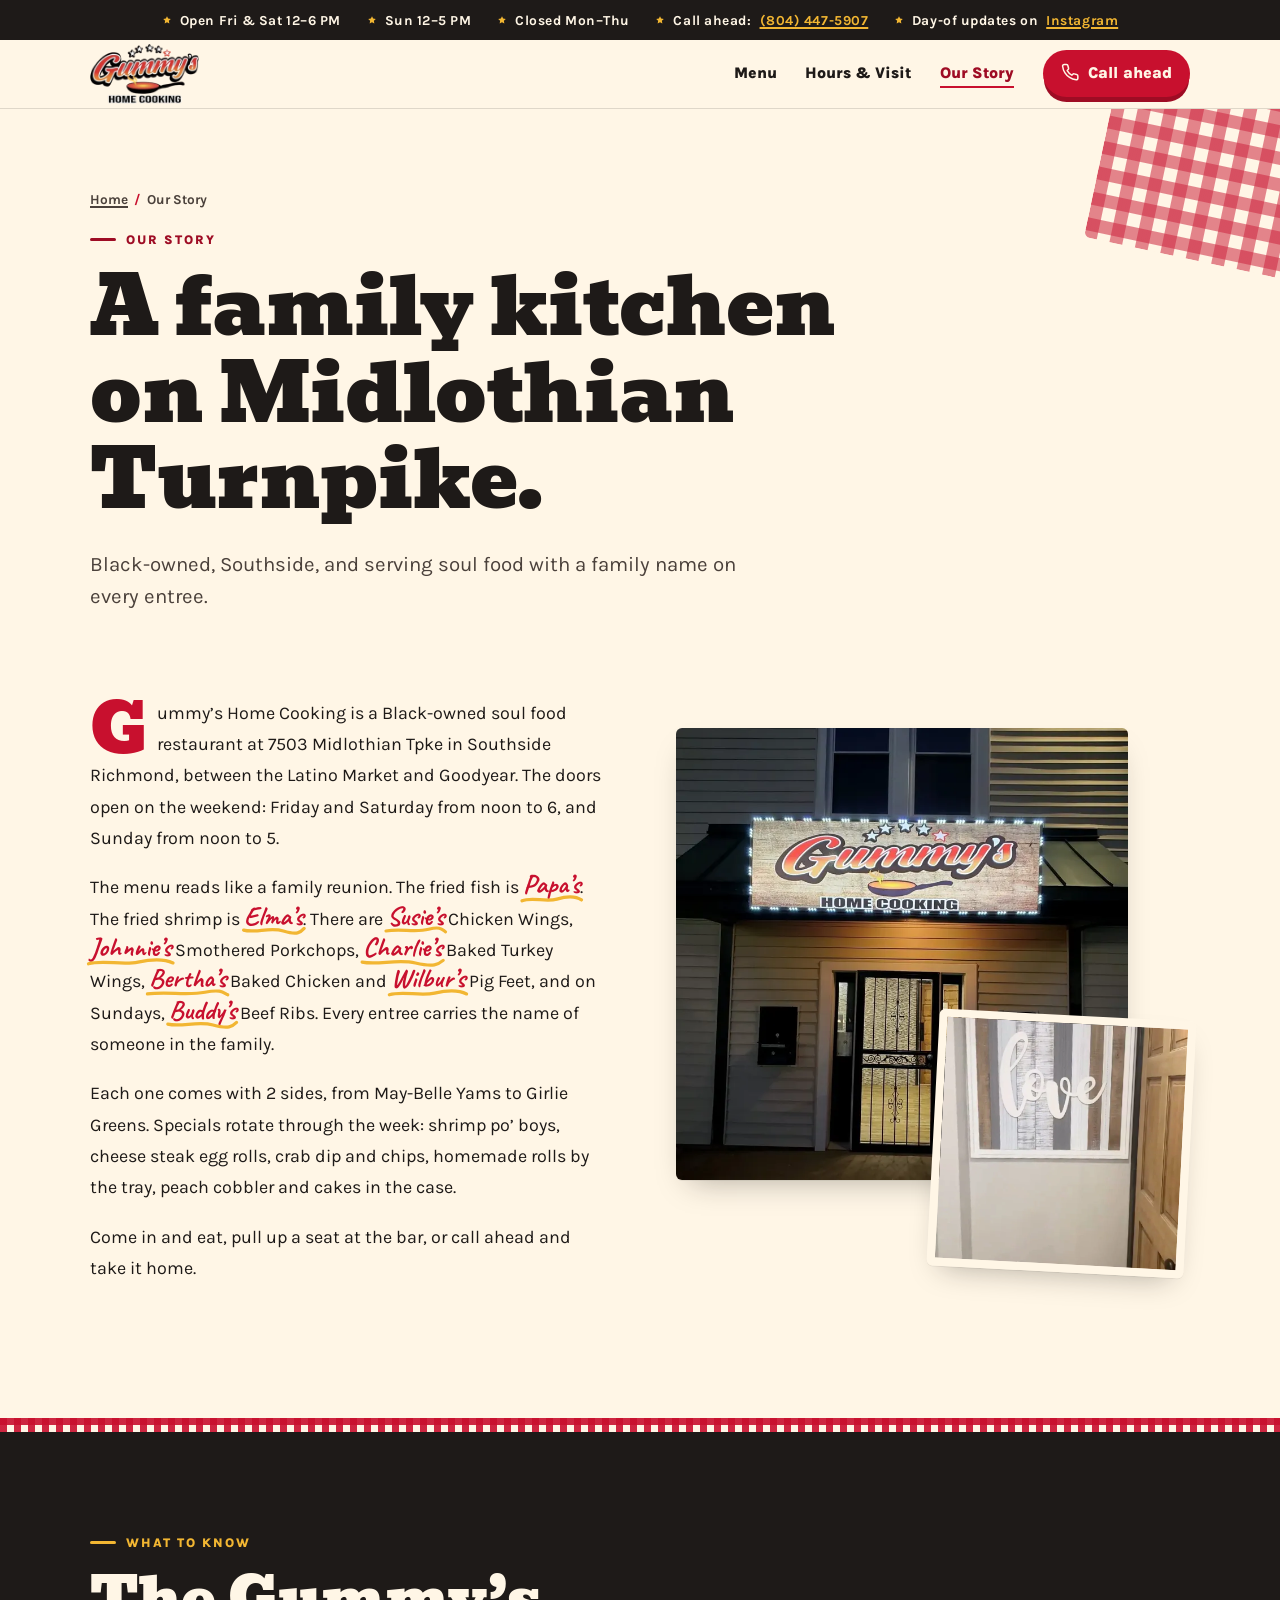
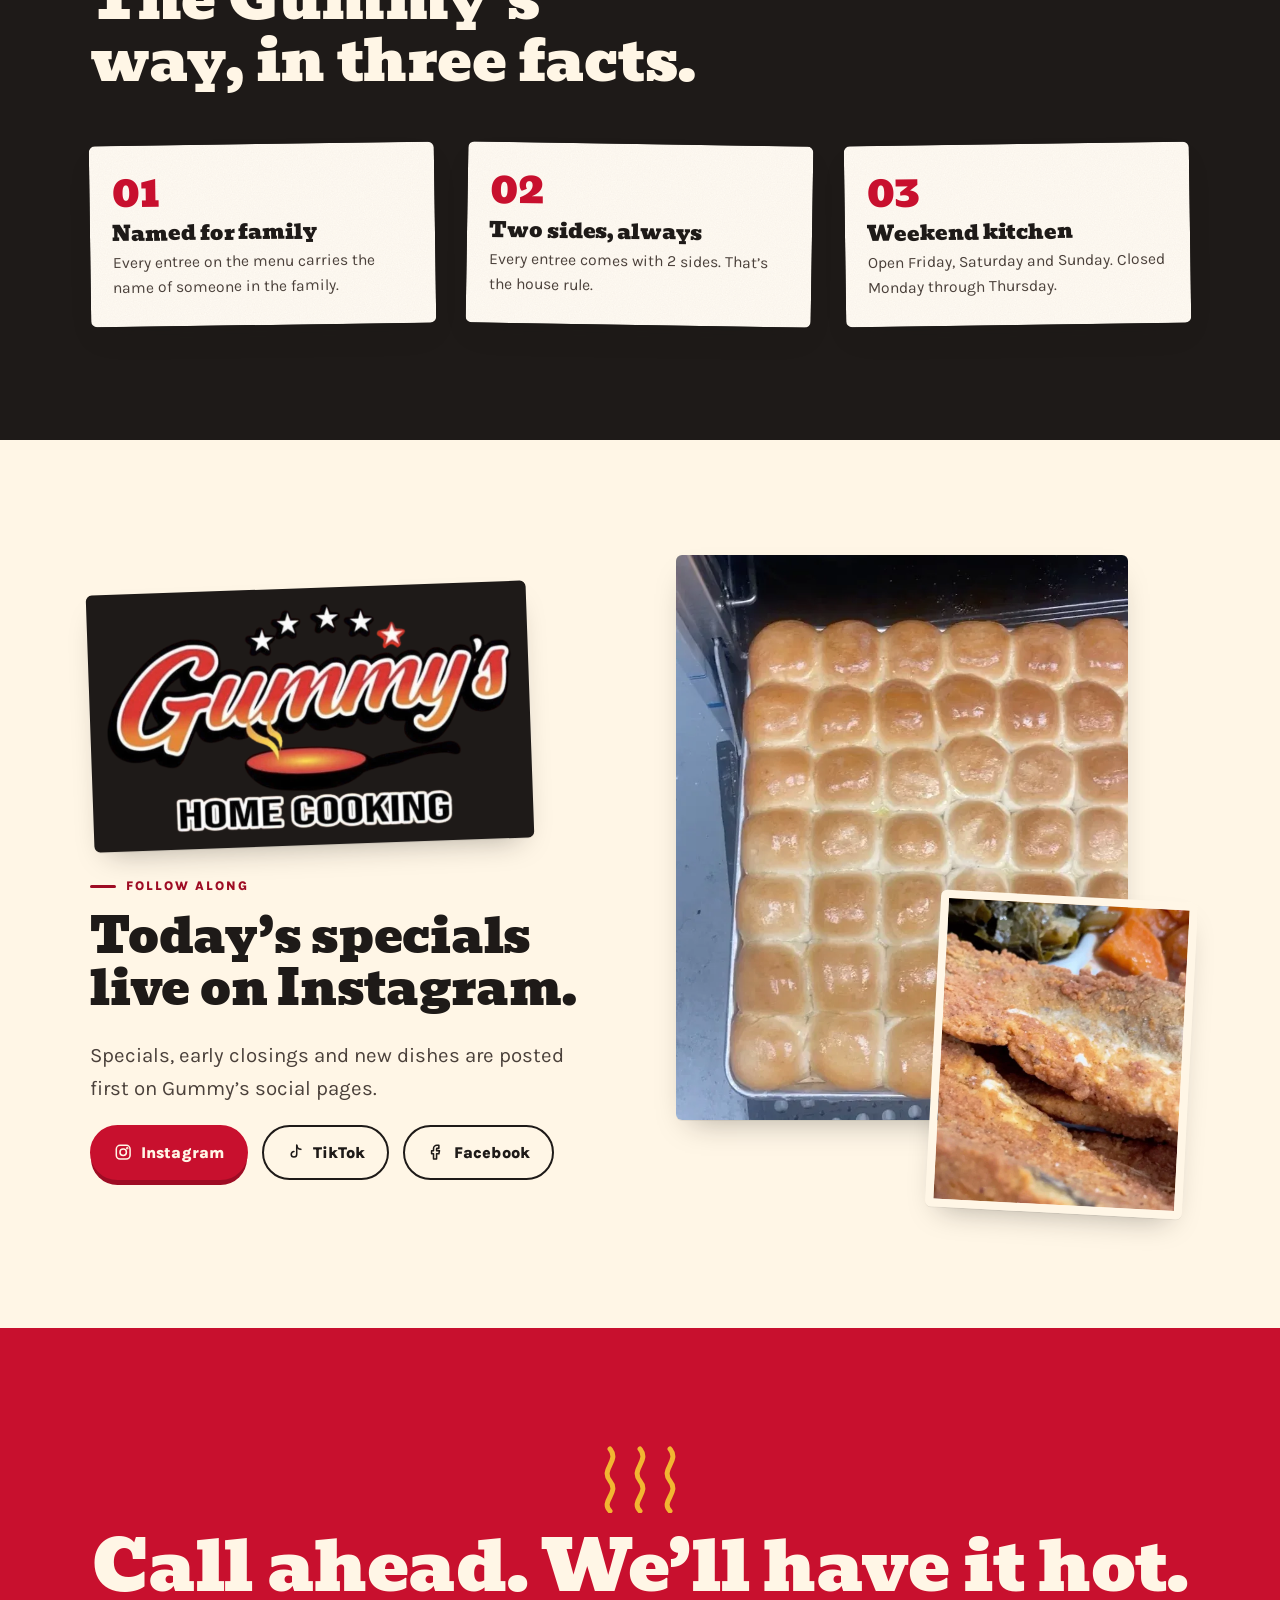
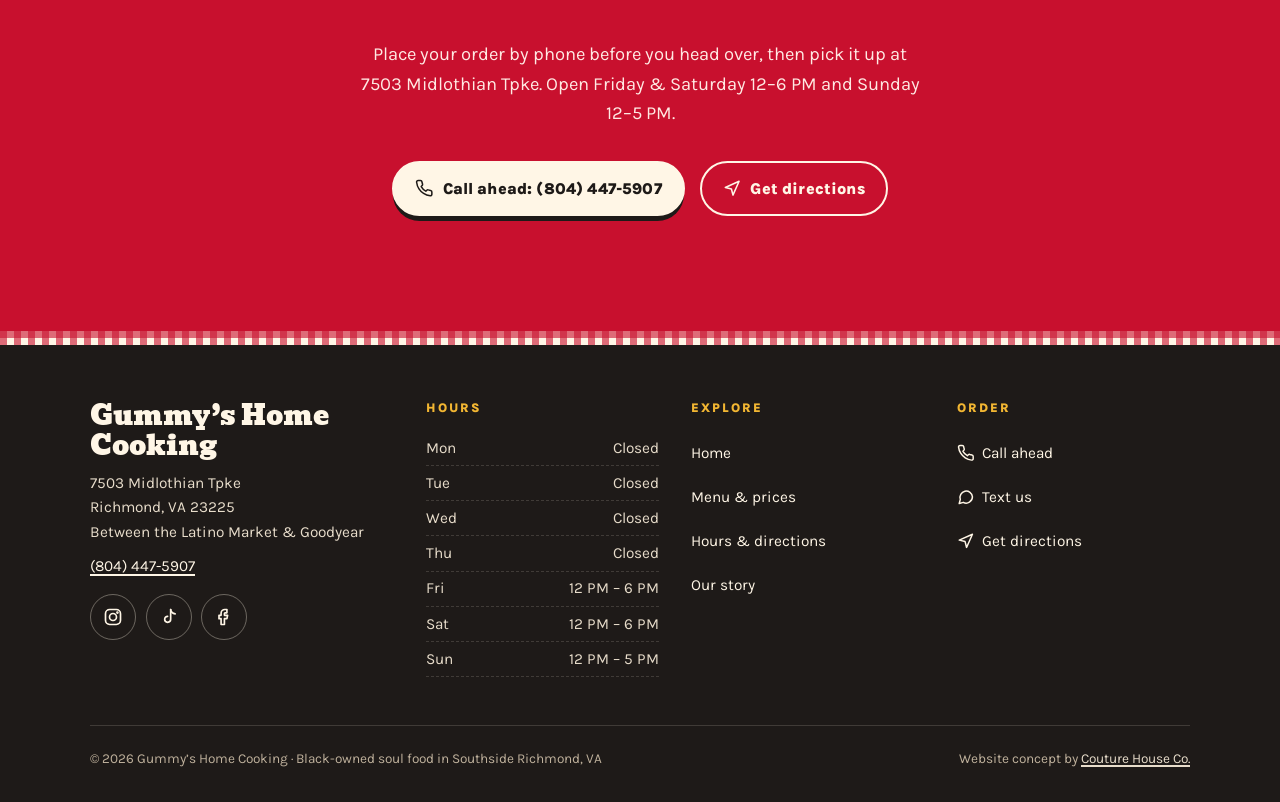
<file: about.html>
<!doctype html>
<html lang="en">
<head>
<meta charset="utf-8">
<meta name="viewport" content="width=device-width, initial-scale=1, viewport-fit=cover">
<title>About Our Family Kitchen | Gummy's, Richmond, VA</title>
<meta name="description" content="Gummy's Home Cooking is a Black-owned soul food kitchen on Midlothian Tpke in Southside Richmond, VA, where every entree carries a family name.">
<link rel="canonical" href="https://gummys-home-cooking-website.netlify.app/about.html">
<meta name="theme-color" content="#C8102E">
<meta name="robots" content="index, follow, max-image-preview:large">
<meta property="og:type" content="restaurant">
<meta property="og:site_name" content="Gummy&#39;s Home Cooking">
<meta property="og:title" content="About Our Family Kitchen | Gummy's, Richmond, VA">
<meta property="og:description" content="Gummy's Home Cooking is a Black-owned soul food kitchen on Midlothian Tpke in Southside Richmond, VA, where every entree carries a family name.">
<meta property="og:url" content="https://gummys-home-cooking-website.netlify.app/about.html">
<meta property="og:image" content="https://gummys-home-cooking-website.netlify.app/assets/img/og.jpg">
<meta property="og:image:width" content="1200">
<meta property="og:image:height" content="630">
<meta property="og:image:alt" content="Gummy&#39;s Home Cooking — soul food on Midlothian Turnpike, Richmond, VA">
<meta property="og:locale" content="en_US">
<meta name="twitter:card" content="summary_large_image">
<meta name="twitter:title" content="About Our Family Kitchen | Gummy's, Richmond, VA">
<meta name="twitter:description" content="Gummy's Home Cooking is a Black-owned soul food kitchen on Midlothian Tpke in Southside Richmond, VA, where every entree carries a family name.">
<meta name="twitter:image" content="https://gummys-home-cooking-website.netlify.app/assets/img/og.jpg">
<meta name="geo.region" content="US-VA">
<meta name="geo.placename" content="Richmond">
<link rel="icon" href="assets/img/favicon.svg" type="image/svg+xml">
<link rel="icon" href="assets/img/favicon-32.png" sizes="32x32" type="image/png">
<link rel="apple-touch-icon" href="assets/img/apple-touch-icon.png">
<link rel="manifest" href="site.webmanifest">
<link rel="preload" href="assets/fonts/bevan-latin-400-normal.woff2" as="font" type="font/woff2" crossorigin>
<link rel="preload" href="assets/fonts/karla-latin-wght-normal.woff2" as="font" type="font/woff2" crossorigin>
<link rel="stylesheet" href="assets/css/fonts.css?v=20260930b">
<link rel="stylesheet" href="assets/css/site.css?v=20260930b">
<script>document.documentElement.classList.add('js')</script>
<script src="assets/js/site.js" defer></script>
<script type="application/ld+json">{
 "@context": "https://schema.org",
 "@graph": [
  {
   "@type": "Restaurant",
   "@id": "https://gummys-home-cooking-website.netlify.app/#restaurant",
   "name": "Gummy's Home Cooking",
   "url": "https://gummys-home-cooking-website.netlify.app/",
   "logo": "https://gummys-home-cooking-website.netlify.app/assets/img/gummys-logo.png",
   "image": [
    "https://gummys-home-cooking-website.netlify.app/assets/img/og.jpg",
    "https://gummys-home-cooking-website.netlify.app/assets/img/storefront-sign-night.webp",
    "https://gummys-home-cooking-website.netlify.app/assets/img/charlies-baked-turkey-wings.webp"
   ],
   "description": "Black-owned soul food restaurant on Midlothian Turnpike in Southside Richmond, VA. Every entree is named for someone in the family and comes with 2 sides. Dine-in, takeout and call-ahead orders.",
   "telephone": "+1-804-447-5907",
   "address": {
    "@type": "PostalAddress",
    "streetAddress": "7503 Midlothian Tpke",
    "addressLocality": "Richmond",
    "addressRegion": "VA",
    "postalCode": "23225",
    "addressCountry": "US"
   },
   "hasMap": "https://www.google.com/maps/search/?api=1&query=Gummy%27s+Home+Cooking+7503+Midlothian+Tpke+Richmond+VA+23225",
   "openingHoursSpecification": [
    {
     "@type": "OpeningHoursSpecification",
     "dayOfWeek": [
      "Friday",
      "Saturday"
     ],
     "opens": "12:00",
     "closes": "18:00"
    },
    {
     "@type": "OpeningHoursSpecification",
     "dayOfWeek": "Sunday",
     "opens": "12:00",
     "closes": "17:00"
    }
   ],
   "servesCuisine": [
    "Soul Food",
    "Southern"
   ],
   "priceRange": "$5–$25",
   "sameAs": [
    "https://www.instagram.com/gummyshomecooking/",
    "https://www.tiktok.com/@gummyshomecooking",
    "https://www.facebook.com/GummysHomeCooking/"
   ],
   "areaServed": [
    {
     "@type": "City",
     "name": "Richmond",
     "containedInPlace": {
      "@type": "State",
      "name": "Virginia"
     }
    },
    {
     "@type": "Place",
     "name": "Southside Richmond"
    }
   ],
   "hasMenu": {
    "@type": "Menu",
    "name": "Gummy's Home Cooking Menu",
    "url": "https://gummys-home-cooking-website.netlify.app/menu.html",
    "inLanguage": "en-US",
    "hasMenuSection": [
     {
      "@type": "MenuSection",
      "name": "Entrees with 2 Sides",
      "hasMenuItem": [
       {
        "@type": "MenuItem",
        "name": "Papa's Fried Fish",
        "description": "Three pieces of fried fish. Served with 2 sides.",
        "offers": {
         "@type": "Offer",
         "price": "20.00",
         "priceCurrency": "USD"
        }
       },
       {
        "@type": "MenuItem",
        "name": "Elma's Fried Shrimp",
        "description": "Ten fried shrimp. Served with 2 sides.",
        "offers": {
         "@type": "Offer",
         "price": "22.00",
         "priceCurrency": "USD"
        }
       },
       {
        "@type": "MenuItem",
        "name": "Papa's & Elma's Fish & Shrimp",
        "description": "Papa's Fried Fish (3) and Elma's Fried Shrimp (4) on one plate. Served with 2 sides.",
        "offers": {
         "@type": "Offer",
         "price": "25.00",
         "priceCurrency": "USD"
        }
       },
       {
        "@type": "MenuItem",
        "name": "Susie's Chicken Wings",
        "description": "Four fried chicken wings. Served with 2 sides.",
        "offers": {
         "@type": "Offer",
         "price": "18.00",
         "priceCurrency": "USD"
        }
       },
       {
        "@type": "MenuItem",
        "name": "Johnnie's Smothered Pork Chops",
        "description": "Two smothered pork chops. Served with 2 sides.",
        "offers": {
         "@type": "Offer",
         "price": "21.00",
         "priceCurrency": "USD"
        }
       },
       {
        "@type": "MenuItem",
        "name": "Charlie's Baked Turkey Wings",
        "description": "Two baked turkey wings. Served with 2 sides.",
        "offers": {
         "@type": "Offer",
         "price": "24.00",
         "priceCurrency": "USD"
        }
       },
       {
        "@type": "MenuItem",
        "name": "Bertha's Baked Chicken",
        "description": "Baked chicken, served with 2 sides."
       },
       {
        "@type": "MenuItem",
        "name": "Wilbur's Pig Feet",
        "description": "Pig feet, served with 2 sides."
       },
       {
        "@type": "MenuItem",
        "name": "Buddy's Beef Ribs",
        "description": "Beef ribs, served on Sundays only. Served with 2 sides."
       }
      ],
      "description": "Every entree is named for someone in the family and comes with 2 sides."
     },
     {
      "@type": "MenuSection",
      "name": "Sides",
      "hasMenuItem": [
       {
        "@type": "MenuItem",
        "name": "Shellie's Mac & Cheese",
        "offers": {
         "@type": "Offer",
         "price": "6.50",
         "priceCurrency": "USD"
        }
       },
       {
        "@type": "MenuItem",
        "name": "Perlene Potato Salad",
        "offers": {
         "@type": "Offer",
         "price": "5.00",
         "priceCurrency": "USD"
        }
       },
       {
        "@type": "MenuItem",
        "name": "Sweet Potato Fries",
        "offers": {
         "@type": "Offer",
         "price": "4.00",
         "priceCurrency": "USD"
        }
       },
       {
        "@type": "MenuItem",
        "name": "Swamp Cabbage",
        "offers": {
         "@type": "Offer",
         "price": "5.00",
         "priceCurrency": "USD"
        }
       },
       {
        "@type": "MenuItem",
        "name": "May-Belle Yams",
        "offers": {
         "@type": "Offer",
         "price": "5.00",
         "priceCurrency": "USD"
        }
       },
       {
        "@type": "MenuItem",
        "name": "Girlie Greens",
        "offers": {
         "@type": "Offer",
         "price": "5.00",
         "priceCurrency": "USD"
        }
       },
       {
        "@type": "MenuItem",
        "name": "French Fries",
        "offers": {
         "@type": "Offer",
         "price": "3.50",
         "priceCurrency": "USD"
        }
       }
      ]
     },
     {
      "@type": "MenuSection",
      "name": "Appetizers",
      "hasMenuItem": [
       {
        "@type": "MenuItem",
        "name": "Fried Mushrooms",
        "offers": {
         "@type": "Offer",
         "price": "5.00",
         "priceCurrency": "USD"
        }
       },
       {
        "@type": "MenuItem",
        "name": "Steak Egg Roll",
        "offers": {
         "@type": "Offer",
         "price": "6.00",
         "priceCurrency": "USD"
        }
       },
       {
        "@type": "MenuItem",
        "name": "Fried Okra",
        "offers": {
         "@type": "Offer",
         "price": "5.00",
         "priceCurrency": "USD"
        }
       },
       {
        "@type": "MenuItem",
        "name": "Onion Rings",
        "offers": {
         "@type": "Offer",
         "price": "5.00",
         "priceCurrency": "USD"
        }
       }
      ]
     },
     {
      "@type": "MenuSection",
      "name": "Sandwiches with Fries",
      "hasMenuItem": [
       {
        "@type": "MenuItem",
        "name": "Pork Chop Sandwich",
        "offers": {
         "@type": "Offer",
         "price": "13.99",
         "priceCurrency": "USD"
        }
       },
       {
        "@type": "MenuItem",
        "name": "Shrimp Po Boy",
        "offers": {
         "@type": "Offer",
         "price": "15.99",
         "priceCurrency": "USD"
        }
       },
       {
        "@type": "MenuItem",
        "name": "Fish Po Boy",
        "offers": {
         "@type": "Offer",
         "price": "14.99",
         "priceCurrency": "USD"
        }
       }
      ]
     },
     {
      "@type": "MenuSection",
      "name": "Salads",
      "hasMenuItem": [
       {
        "@type": "MenuItem",
        "name": "Shrimp Taco Salad",
        "offers": {
         "@type": "Offer",
         "price": "15.99",
         "priceCurrency": "USD"
        }
       },
       {
        "@type": "MenuItem",
        "name": "Fish Taco Salad",
        "offers": {
         "@type": "Offer",
         "price": "13.99",
         "priceCurrency": "USD"
        }
       }
      ]
     },
     {
      "@type": "MenuSection",
      "name": "Kids Meals with Fries & Drink",
      "hasMenuItem": [
       {
        "@type": "MenuItem",
        "name": "Grilled Cheese",
        "offers": {
         "@type": "Offer",
         "price": "5.99",
         "priceCurrency": "USD"
        }
       },
       {
        "@type": "MenuItem",
        "name": "Shrimp (5)",
        "offers": {
         "@type": "Offer",
         "price": "7.99",
         "priceCurrency": "USD"
        }
       },
       {
        "@type": "MenuItem",
        "name": "Chicken Tenders (2)",
        "offers": {
         "@type": "Offer",
         "price": "6.99",
         "priceCurrency": "USD"
        }
       }
      ]
     },
     {
      "@type": "MenuSection",
      "name": "Drinks",
      "hasMenuItem": [
       {
        "@type": "MenuItem",
        "name": "Pepsi Products",
        "offers": {
         "@type": "Offer",
         "price": "2.99",
         "priceCurrency": "USD"
        }
       },
       {
        "@type": "MenuItem",
        "name": "Sweet Tea",
        "offers": {
         "@type": "Offer",
         "price": "2.99",
         "priceCurrency": "USD"
        }
       },
       {
        "@type": "MenuItem",
        "name": "Bottle Water",
        "offers": {
         "@type": "Offer",
         "price": "2.00",
         "priceCurrency": "USD"
        }
       }
      ]
     },
     {
      "@type": "MenuSection",
      "name": "Desserts",
      "hasMenuItem": [
       {
        "@type": "MenuItem",
        "name": "Assorted Dessert",
        "offers": {
         "@type": "Offer",
         "price": "5.00",
         "priceCurrency": "USD"
        }
       }
      ]
     }
    ]
   },
   "amenityFeature": [
    {
     "@type": "LocationFeatureSpecification",
     "name": "Dine-in",
     "value": true
    },
    {
     "@type": "LocationFeatureSpecification",
     "name": "Takeout",
     "value": true
    },
    {
     "@type": "LocationFeatureSpecification",
     "name": "Bar",
     "value": true
    }
   ]
  },
  {
   "@type": "BreadcrumbList",
   "itemListElement": [
    {
     "@type": "ListItem",
     "position": 1,
     "name": "Home",
     "item": "https://gummys-home-cooking-website.netlify.app/"
    },
    {
     "@type": "ListItem",
     "position": 2,
     "name": "Our Story",
     "item": "https://gummys-home-cooking-website.netlify.app/about.html"
    }
   ]
  }
 ]
}</script>
</head>
<body>
<a class="skip-link" href="#main">Skip to content</a>
<div class="ribbon" role="region" aria-label="Hours">
<div class="ribbon-track"><p class="ribbon-set" style="margin:0"><span><svg class="star" viewBox="0 0 24 24" aria-hidden="true" focusable="false"><path d="m12 2.8 2.8 5.8 6.3.9-4.6 4.4 1.1 6.3L12 17.2l-5.6 3 1.1-6.3-4.6-4.4 6.3-.9z"/></svg>Open Fri &amp; Sat 12–6 PM</span><span><svg class="star" viewBox="0 0 24 24" aria-hidden="true" focusable="false"><path d="m12 2.8 2.8 5.8 6.3.9-4.6 4.4 1.1 6.3L12 17.2l-5.6 3 1.1-6.3-4.6-4.4 6.3-.9z"/></svg>Sun 12–5 PM</span><span><svg class="star" viewBox="0 0 24 24" aria-hidden="true" focusable="false"><path d="m12 2.8 2.8 5.8 6.3.9-4.6 4.4 1.1 6.3L12 17.2l-5.6 3 1.1-6.3-4.6-4.4 6.3-.9z"/></svg>Closed Mon–Thu</span><span class="rb-extra"><svg class="star" viewBox="0 0 24 24" aria-hidden="true" focusable="false"><path d="m12 2.8 2.8 5.8 6.3.9-4.6 4.4 1.1 6.3L12 17.2l-5.6 3 1.1-6.3-4.6-4.4 6.3-.9z"/></svg>Call ahead: <a href="tel:+18044475907">(804) 447-5907</a></span><span class="rb-extra"><svg class="star" viewBox="0 0 24 24" aria-hidden="true" focusable="false"><path d="m12 2.8 2.8 5.8 6.3.9-4.6 4.4 1.1 6.3L12 17.2l-5.6 3 1.1-6.3-4.6-4.4 6.3-.9z"/></svg>Day-of updates on <a href="https://www.instagram.com/gummyshomecooking/" rel="noopener">Instagram</a></span></p><p class="ribbon-set" aria-hidden="true" style="margin:0"><span><svg class="star" viewBox="0 0 24 24" aria-hidden="true" focusable="false"><path d="m12 2.8 2.8 5.8 6.3.9-4.6 4.4 1.1 6.3L12 17.2l-5.6 3 1.1-6.3-4.6-4.4 6.3-.9z"/></svg>Open Fri &amp; Sat 12–6 PM</span><span><svg class="star" viewBox="0 0 24 24" aria-hidden="true" focusable="false"><path d="m12 2.8 2.8 5.8 6.3.9-4.6 4.4 1.1 6.3L12 17.2l-5.6 3 1.1-6.3-4.6-4.4 6.3-.9z"/></svg>Sun 12–5 PM</span><span><svg class="star" viewBox="0 0 24 24" aria-hidden="true" focusable="false"><path d="m12 2.8 2.8 5.8 6.3.9-4.6 4.4 1.1 6.3L12 17.2l-5.6 3 1.1-6.3-4.6-4.4 6.3-.9z"/></svg>Closed Mon–Thu</span><span class="rb-extra"><svg class="star" viewBox="0 0 24 24" aria-hidden="true" focusable="false"><path d="m12 2.8 2.8 5.8 6.3.9-4.6 4.4 1.1 6.3L12 17.2l-5.6 3 1.1-6.3-4.6-4.4 6.3-.9z"/></svg>Call ahead: <a tabindex="-1" href="tel:+18044475907">(804) 447-5907</a></span><span class="rb-extra"><svg class="star" viewBox="0 0 24 24" aria-hidden="true" focusable="false"><path d="m12 2.8 2.8 5.8 6.3.9-4.6 4.4 1.1 6.3L12 17.2l-5.6 3 1.1-6.3-4.6-4.4 6.3-.9z"/></svg>Day-of updates on <a tabindex="-1" href="https://www.instagram.com/gummyshomecooking/" rel="noopener">Instagram</a></span></p></div>
</div>
<header class="site-header">
 <div class="wrap header-in">
  <a class="brand" href="index.html" aria-label="Gummy&rsquo;s Home Cooking, home">
   <img src="assets/img/gummys-logo-header.webp" width="240" height="132" alt="Gummy&rsquo;s Home Cooking">
   <span class="brand-text">Gummy&rsquo;s<small>Home Cooking</small></span>
  </a>
  <button class="nav-toggle" type="button" aria-expanded="false" aria-controls="site-nav"><span class="bars"><span></span></span><span class="label">Menu</span></button>
  <nav class="site-nav" id="site-nav" aria-label="Main">
   <ul><li><a href="menu.html">Menu</a></li><li><a href="visit.html">Hours &amp; Visit</a></li><li><a href="about.html" aria-current="page">Our Story</a></li><li class="nav-call"><a class="btn" href="tel:+18044475907"><svg class="icon" viewBox="0 0 24 24" aria-hidden="true" focusable="false"><path d="M22 16.9v3a2 2 0 0 1-2.2 2 19.8 19.8 0 0 1-8.6-3.1 19.5 19.5 0 0 1-6-6A19.8 19.8 0 0 1 2.1 4.2 2 2 0 0 1 4.1 2h3a2 2 0 0 1 2 1.7c.1 1 .4 1.9.7 2.8a2 2 0 0 1-.5 2.1L8.1 9.9a16 16 0 0 0 6 6l1.3-1.3a2 2 0 0 1 2.1-.4c.9.3 1.8.6 2.8.7a2 2 0 0 1 1.7 2z"/></svg>Call ahead</a></li></ul>
  </nav>
 </div>
</header>

<main id="main">
<section class="page-hero" aria-labelledby="about-title">
 <div class="corner gingham" aria-hidden="true"></div>
 <div class="wrap">
  <nav class="crumbs" aria-label="Breadcrumb"><ol><li><a href="index.html">Home</a></li><li aria-current="page">Our Story</li></ol></nav>
  <p class="eyebrow">Our story</p>
  <h1 id="about-title">A family kitchen on Midlothian Turnpike.</h1>
  <p class="lede">Black-owned, Southside, and serving soul food with a family name on every entree.</p>
 </div>
</section>

<section class="section" style="padding-top:0" aria-label="The Gummy&rsquo;s story">
 <div class="wrap split">
  <div class="story reveal scribble-group">
   <p>Gummy&rsquo;s Home Cooking is a Black-owned soul food restaurant at 7503 Midlothian Tpke in Southside Richmond, between the Latino Market and Goodyear. The doors open on the weekend: Friday and Saturday from noon to 6, and Sunday from noon to 5.</p>
   <p>The menu reads like a family reunion. The fried fish is <span class="fam">Papa&rsquo;s<svg class="scribble" viewBox="0 0 120 12" preserveAspectRatio="none" aria-hidden="true" focusable="false"><path pathLength="1" d="M2 8 C 22 3, 48 10, 70 6 S 108 3, 118 7"/></svg></span>. The fried shrimp is <span class="fam">Elma&rsquo;s<svg class="scribble" viewBox="0 0 120 12" preserveAspectRatio="none" aria-hidden="true" focusable="false"><path pathLength="1" d="M3 6 C 25 10, 52 2, 78 7 S 110 9, 117 4"/></svg></span>. There are <span class="fam">Susie&rsquo;s<svg class="scribble" viewBox="0 0 120 12" preserveAspectRatio="none" aria-hidden="true" focusable="false"><path pathLength="1" d="M2 7 C 30 4, 60 9, 85 5 S 112 6, 118 8"/></svg></span> Chicken Wings, <span class="fam">Johnnie&rsquo;s<svg class="scribble" viewBox="0 0 120 12" preserveAspectRatio="none" aria-hidden="true" focusable="false"><path pathLength="1" d="M2 8 C 22 3, 48 10, 70 6 S 108 3, 118 7"/></svg></span> Smothered Porkchops, <span class="fam">Charlie&rsquo;s<svg class="scribble" viewBox="0 0 120 12" preserveAspectRatio="none" aria-hidden="true" focusable="false"><path pathLength="1" d="M3 6 C 25 10, 52 2, 78 7 S 110 9, 117 4"/></svg></span> Baked Turkey Wings, <span class="fam">Bertha&rsquo;s<svg class="scribble" viewBox="0 0 120 12" preserveAspectRatio="none" aria-hidden="true" focusable="false"><path pathLength="1" d="M2 7 C 30 4, 60 9, 85 5 S 112 6, 118 8"/></svg></span> Baked Chicken and <span class="fam">Wilbur&rsquo;s<svg class="scribble" viewBox="0 0 120 12" preserveAspectRatio="none" aria-hidden="true" focusable="false"><path pathLength="1" d="M2 8 C 22 3, 48 10, 70 6 S 108 3, 118 7"/></svg></span> Pig Feet, and on Sundays, <span class="fam">Buddy&rsquo;s<svg class="scribble" viewBox="0 0 120 12" preserveAspectRatio="none" aria-hidden="true" focusable="false"><path pathLength="1" d="M3 6 C 25 10, 52 2, 78 7 S 110 9, 117 4"/></svg></span> Beef Ribs. Every entree carries the name of someone in the family.</p>
   <p>Each one comes with 2 sides, from May-Belle Yams to Girlie Greens. Specials rotate through the week: shrimp po&rsquo; boys, cheese steak egg rolls, crab dip and chips, homemade rolls by the tray, peach cobbler and cakes in the case.</p>
   <p>Come in and eat, pull up a seat at the bar, or call ahead and take it home.</p>
  </div>
  <div class="reveal">
   <div class="photo-pair">
    <img src="assets/img/storefront-sign-night.webp" srcset="assets/img/storefront-sign-night-800.webp 800w, assets/img/storefront-sign-night.webp 1080w" sizes="(min-width: 900px) 40vw, 80vw" width="1080" height="1080" alt="Front entrance of Gummy&rsquo;s Home Cooking at night under the illuminated Gummy&rsquo;s sign" loading="lazy" decoding="async">
    <img src="assets/img/dining-room-love-sign.webp" width="720" height="720" alt="Wood-slat wall sign reading love inside the Gummy&rsquo;s dining room" loading="lazy" decoding="async" class="p2">
   </div>
  </div>
 </div>
</section>

<section class="section family on-dark" aria-labelledby="values-title">
 <div class="wrap">
  <div class="section-head reveal"><p class="eyebrow">What to know</p><h2 id="values-title">The Gummy&rsquo;s way, in three facts.</h2></div>
  <div class="values deal">
   <div class="value rcard"><p class="num">01</p><h3>Named for family</h3><p>Every entree on the menu carries the name of someone in the family.</p></div>
   <div class="value rcard"><p class="num">02</p><h3>Two sides, always</h3><p>Every entree comes with 2 sides. That&rsquo;s the house rule.</p></div>
   <div class="value rcard"><p class="num">03</p><h3>Weekend kitchen</h3><p>Open Friday, Saturday and Sunday. Closed Monday through Thursday.</p></div>
  </div>
 </div>
</section>

<section class="section" aria-labelledby="follow-title">
 <div class="wrap split split--flip">
  <div class="reveal">
   <div class="photo-pair">
    <img src="assets/img/homemade-rolls.webp" width="720" height="900" alt="Sheet pan of golden homemade dinner rolls fresh from the oven" loading="lazy" decoding="async">
    <img src="assets/img/papas-fried-fish-greens-yams.webp" width="720" height="900" alt="Close-up of crispy fried fish with collard greens and candied yams" loading="lazy" decoding="async" class="p2">
   </div>
  </div>
  <div class="reveal">
   <div class="logo-frame" style="margin-bottom:2rem"><img src="assets/img/gummys-logo.webp" width="682" height="376" alt="Gummy&rsquo;s Home Cooking logo" loading="lazy" decoding="async"></div>
   <p class="eyebrow">Follow along</p>
   <h2 id="follow-title" style="font-size:clamp(2rem,5vw,3rem)">Today&rsquo;s specials live on Instagram.</h2>
   <p class="lede">Specials, early closings and new dishes are posted first on Gummy&rsquo;s social pages.</p>
   <div class="btn-row">
    <a class="btn" href="https://www.instagram.com/gummyshomecooking/" rel="noopener"><svg class="icon" viewBox="0 0 24 24" aria-hidden="true" focusable="false"><rect x="3" y="3" width="18" height="18" rx="5"/><circle cx="12" cy="12" r="4.2"/><circle cx="17.3" cy="6.7" r=".6" fill="currentColor"/></svg>Instagram</a>
    <a class="btn btn--ghost" href="https://www.tiktok.com/@gummyshomecooking" rel="noopener"><svg class="icon" viewBox="0 0 24 24" aria-hidden="true" focusable="false"><path d="M14 3v11.8a3.6 3.6 0 1 1-3.6-3.6"/><path d="M14 3c.4 2.9 2.5 5 5.4 5.3"/></svg>TikTok</a>
    <a class="btn btn--ghost" href="https://www.facebook.com/GummysHomeCooking/" rel="noopener"><svg class="icon" viewBox="0 0 24 24" aria-hidden="true" focusable="false"><path d="M15.5 3H13a4.5 4.5 0 0 0-4.5 4.5V10H6v4h2.5v7h4v-7h3l.8-4h-3.8V7.8c0-.5.4-.8.8-.8h2.2z"/></svg>Facebook</a>
   </div>
  </div>
 </div>
</section>
<section class="cta section on-dark" aria-labelledby="cta-title">
 <div class="wrap reveal">
  <svg class="cta-steam" viewBox="0 0 120 70" aria-hidden="true" focusable="false">
 <path d="M30 68c-10-10 10-18 0-30s10-20 0-32"/><path d="M60 68c-10-10 10-18 0-30s10-20 0-32"/><path d="M90 68c-10-10 10-18 0-30s10-20 0-32"/>
</svg>
  <h2 id="cta-title">Call ahead. We&rsquo;ll have it hot.</h2>
  <p>Place your order by phone before you head over, then pick it up at 7503 Midlothian Tpke. Open Friday &amp; Saturday 12–6 PM and Sunday 12–5 PM.</p>
  <div class="btn-row">
   <a class="btn" href="tel:+18044475907"><svg class="icon" viewBox="0 0 24 24" aria-hidden="true" focusable="false"><path d="M22 16.9v3a2 2 0 0 1-2.2 2 19.8 19.8 0 0 1-8.6-3.1 19.5 19.5 0 0 1-6-6A19.8 19.8 0 0 1 2.1 4.2 2 2 0 0 1 4.1 2h3a2 2 0 0 1 2 1.7c.1 1 .4 1.9.7 2.8a2 2 0 0 1-.5 2.1L8.1 9.9a16 16 0 0 0 6 6l1.3-1.3a2 2 0 0 1 2.1-.4c.9.3 1.8.6 2.8.7a2 2 0 0 1 1.7 2z"/></svg>Call ahead: (804) 447-5907</a>
   <a class="btn btn--ghost" href="https://www.google.com/maps/dir/?api=1&destination=Gummy%27s+Home+Cooking%2C+7503+Midlothian+Tpke%2C+Richmond%2C+VA+23225" rel="noopener"><svg class="icon" viewBox="0 0 24 24" aria-hidden="true" focusable="false"><path d="M3 11 21 3l-8 18-2-8z"/></svg>Get directions</a>
  </div>
 </div>
</section>
</main>
<footer class="site-footer">
 <div class="gingham-rule" aria-hidden="true"></div>
 <div class="wrap">
  <div class="footer-grid">
   <div class="footer-brand">
    <p class="name">Gummy&rsquo;s Home Cooking</p>
    <address>7503 Midlothian Tpke<br>Richmond, VA 23225<br><span>Between the Latino Market &amp; Goodyear</span></address>
    <p><a href="tel:+18044475907">(804) 447-5907</a></p>
    <div class="socials">
     <a href="https://www.instagram.com/gummyshomecooking/" rel="noopener" aria-label="Gummy&rsquo;s on Instagram"><svg class="icon" viewBox="0 0 24 24" aria-hidden="true" focusable="false"><rect x="3" y="3" width="18" height="18" rx="5"/><circle cx="12" cy="12" r="4.2"/><circle cx="17.3" cy="6.7" r=".6" fill="currentColor"/></svg></a>
     <a href="https://www.tiktok.com/@gummyshomecooking" rel="noopener" aria-label="Gummy&rsquo;s on TikTok"><svg class="icon" viewBox="0 0 24 24" aria-hidden="true" focusable="false"><path d="M14 3v11.8a3.6 3.6 0 1 1-3.6-3.6"/><path d="M14 3c.4 2.9 2.5 5 5.4 5.3"/></svg></a>
     <a href="https://www.facebook.com/GummysHomeCooking/" rel="noopener" aria-label="Gummy&rsquo;s on Facebook"><svg class="icon" viewBox="0 0 24 24" aria-hidden="true" focusable="false"><path d="M15.5 3H13a4.5 4.5 0 0 0-4.5 4.5V10H6v4h2.5v7h4v-7h3l.8-4h-3.8V7.8c0-.5.4-.8.8-.8h2.2z"/></svg></a>
    </div>
   </div>
   <div>
    <h2>Hours</h2>
    <ul class="footer-hours"><li><span>Mon</span><span>Closed</span></li><li><span>Tue</span><span>Closed</span></li><li><span>Wed</span><span>Closed</span></li><li><span>Thu</span><span>Closed</span></li><li><span>Fri</span><span>12 PM – 6 PM</span></li><li><span>Sat</span><span>12 PM – 6 PM</span></li><li><span>Sun</span><span>12 PM – 5 PM</span></li></ul>
   </div>
   <div>
    <h2>Explore</h2>
    <ul class="footer-list">
     <li><a href="index.html">Home</a></li>
     <li><a href="menu.html">Menu &amp; prices</a></li>
     <li><a href="visit.html">Hours &amp; directions</a></li>
     <li><a href="about.html">Our story</a></li>
    </ul>
   </div>
   <div>
    <h2>Order</h2>
    <ul class="footer-list">
     <li><a href="tel:+18044475907"><svg class="icon" viewBox="0 0 24 24" aria-hidden="true" focusable="false"><path d="M22 16.9v3a2 2 0 0 1-2.2 2 19.8 19.8 0 0 1-8.6-3.1 19.5 19.5 0 0 1-6-6A19.8 19.8 0 0 1 2.1 4.2 2 2 0 0 1 4.1 2h3a2 2 0 0 1 2 1.7c.1 1 .4 1.9.7 2.8a2 2 0 0 1-.5 2.1L8.1 9.9a16 16 0 0 0 6 6l1.3-1.3a2 2 0 0 1 2.1-.4c.9.3 1.8.6 2.8.7a2 2 0 0 1 1.7 2z"/></svg>Call ahead</a></li>
     <li><a href="sms:+18044475907"><svg class="icon" viewBox="0 0 24 24" aria-hidden="true" focusable="false"><path d="M21 12a8.5 8.5 0 0 1-12.5 7.5L3 21l1.5-5.5A8.5 8.5 0 1 1 21 12z"/></svg>Text us</a></li>
     <li><a href="https://www.google.com/maps/dir/?api=1&destination=Gummy%27s+Home+Cooking%2C+7503+Midlothian+Tpke%2C+Richmond%2C+VA+23225" rel="noopener"><svg class="icon" viewBox="0 0 24 24" aria-hidden="true" focusable="false"><path d="M3 11 21 3l-8 18-2-8z"/></svg>Get directions</a></li>
    </ul>
   </div>
  </div>
  <div class="footer-base">
   <p style="margin:0">&copy; <span data-year>2026</span> Gummy&rsquo;s Home Cooking &middot; Black-owned soul food in Southside Richmond, VA</p>
   <p style="margin:0">Website concept by <a href="https://couturehouse.co" rel="noopener">Couture House Co.</a></p>
  </div>
 </div>
</footer>
<nav class="mobile-bar" aria-label="Quick actions">
 <a href="tel:+18044475907"><svg class="icon" viewBox="0 0 24 24" aria-hidden="true" focusable="false"><path d="M22 16.9v3a2 2 0 0 1-2.2 2 19.8 19.8 0 0 1-8.6-3.1 19.5 19.5 0 0 1-6-6A19.8 19.8 0 0 1 2.1 4.2 2 2 0 0 1 4.1 2h3a2 2 0 0 1 2 1.7c.1 1 .4 1.9.7 2.8a2 2 0 0 1-.5 2.1L8.1 9.9a16 16 0 0 0 6 6l1.3-1.3a2 2 0 0 1 2.1-.4c.9.3 1.8.6 2.8.7a2 2 0 0 1 1.7 2z"/></svg>Call ahead</a>
 <a href="menu.html"><svg class="icon" viewBox="0 0 24 24" aria-hidden="true" focusable="false"><path d="M5 3v8a2 2 0 0 0 2 2h0a2 2 0 0 0 2-2V3M7 13v8M17 21V3c-2.2 0-4 2.7-4 6.5V13h4"/></svg>Menu</a>
 <a href="https://www.google.com/maps/dir/?api=1&destination=Gummy%27s+Home+Cooking%2C+7503+Midlothian+Tpke%2C+Richmond%2C+VA+23225" rel="noopener"><svg class="icon" viewBox="0 0 24 24" aria-hidden="true" focusable="false"><path d="M3 11 21 3l-8 18-2-8z"/></svg>Directions</a>
</nav>
</body>
</html>
</file>
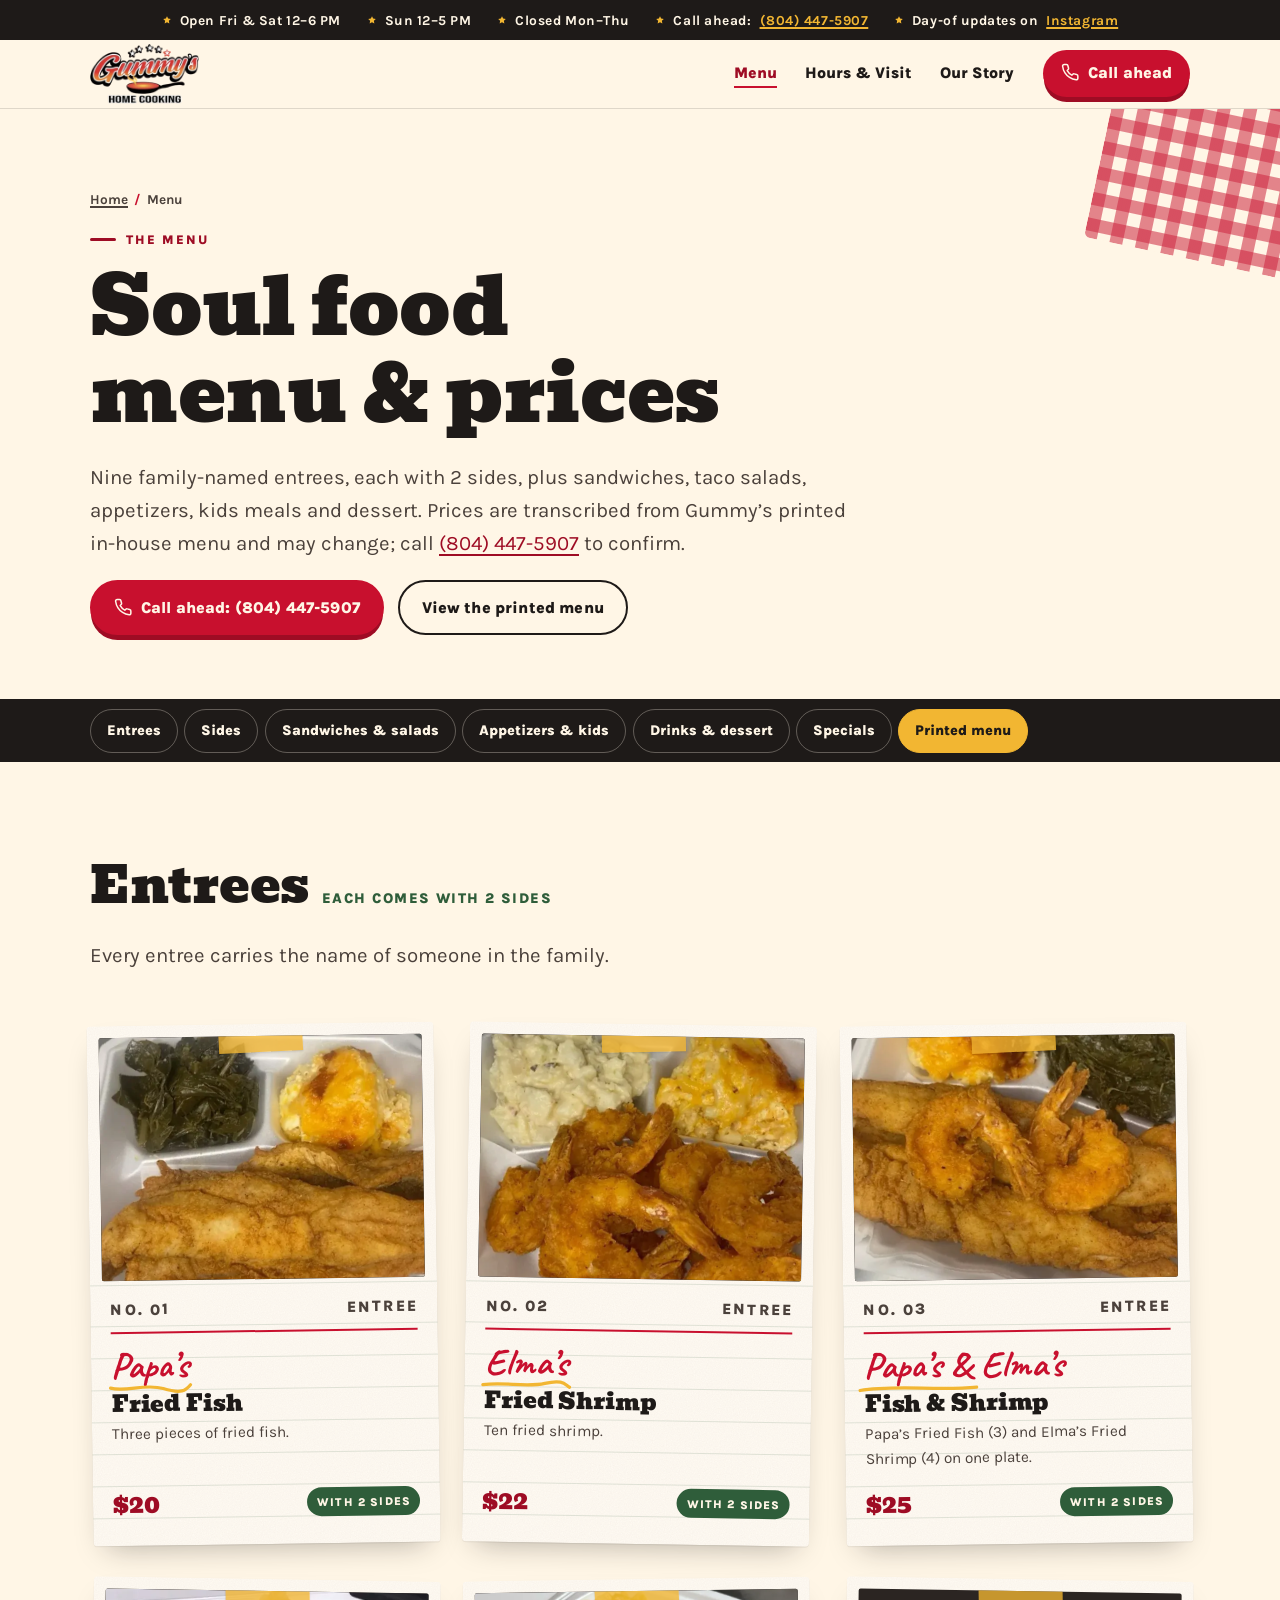
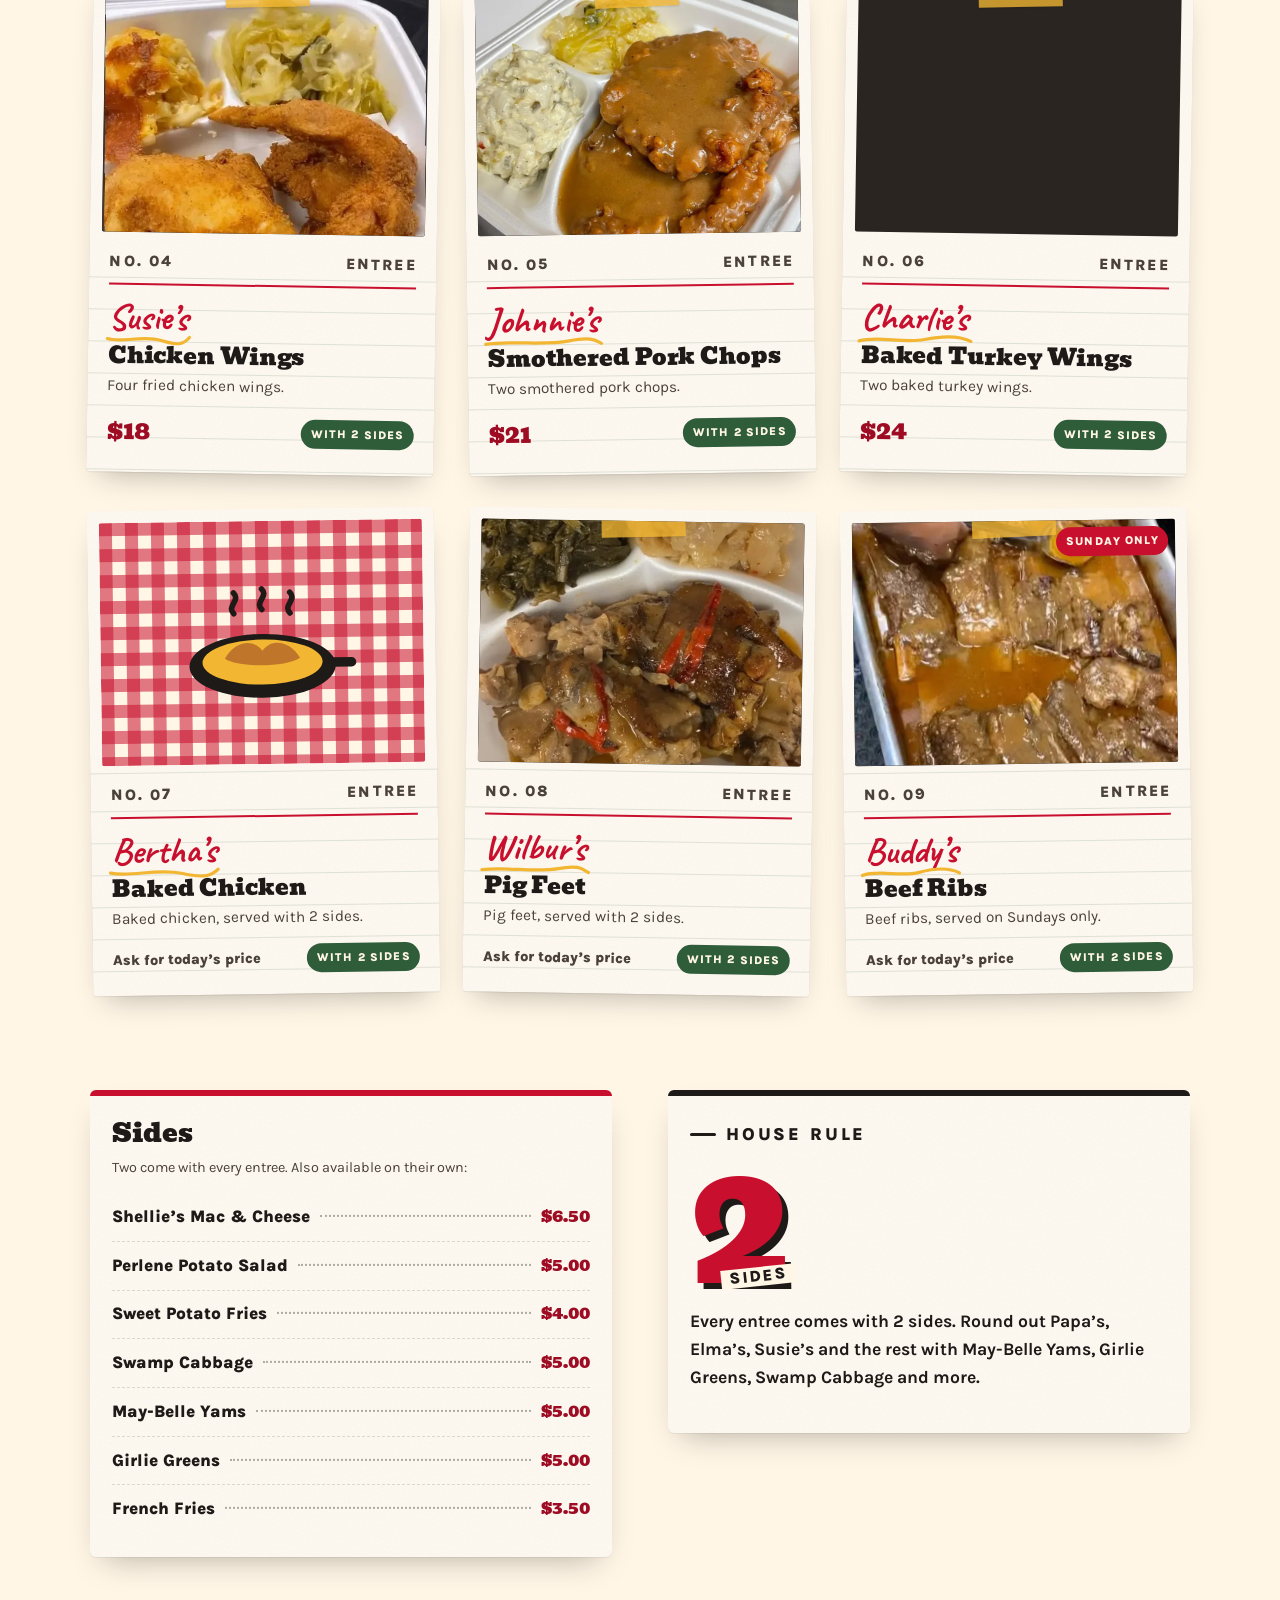
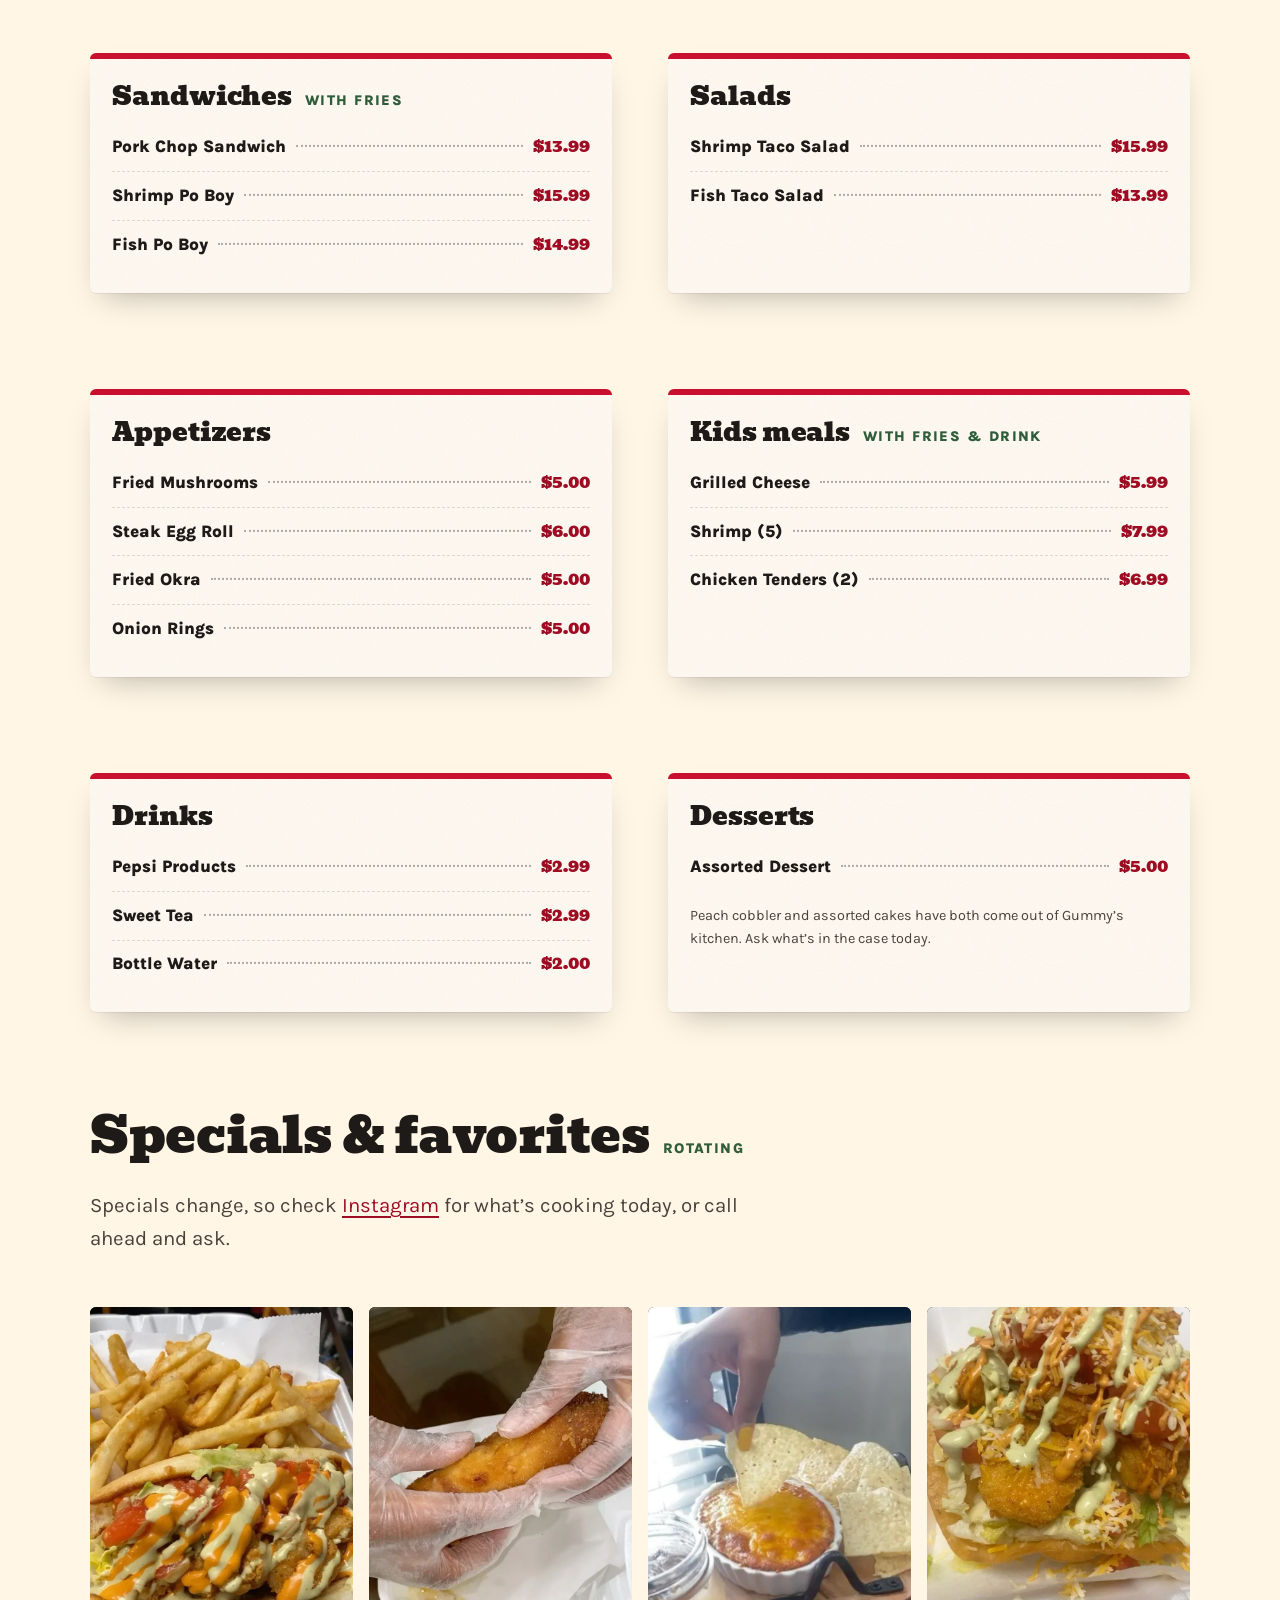
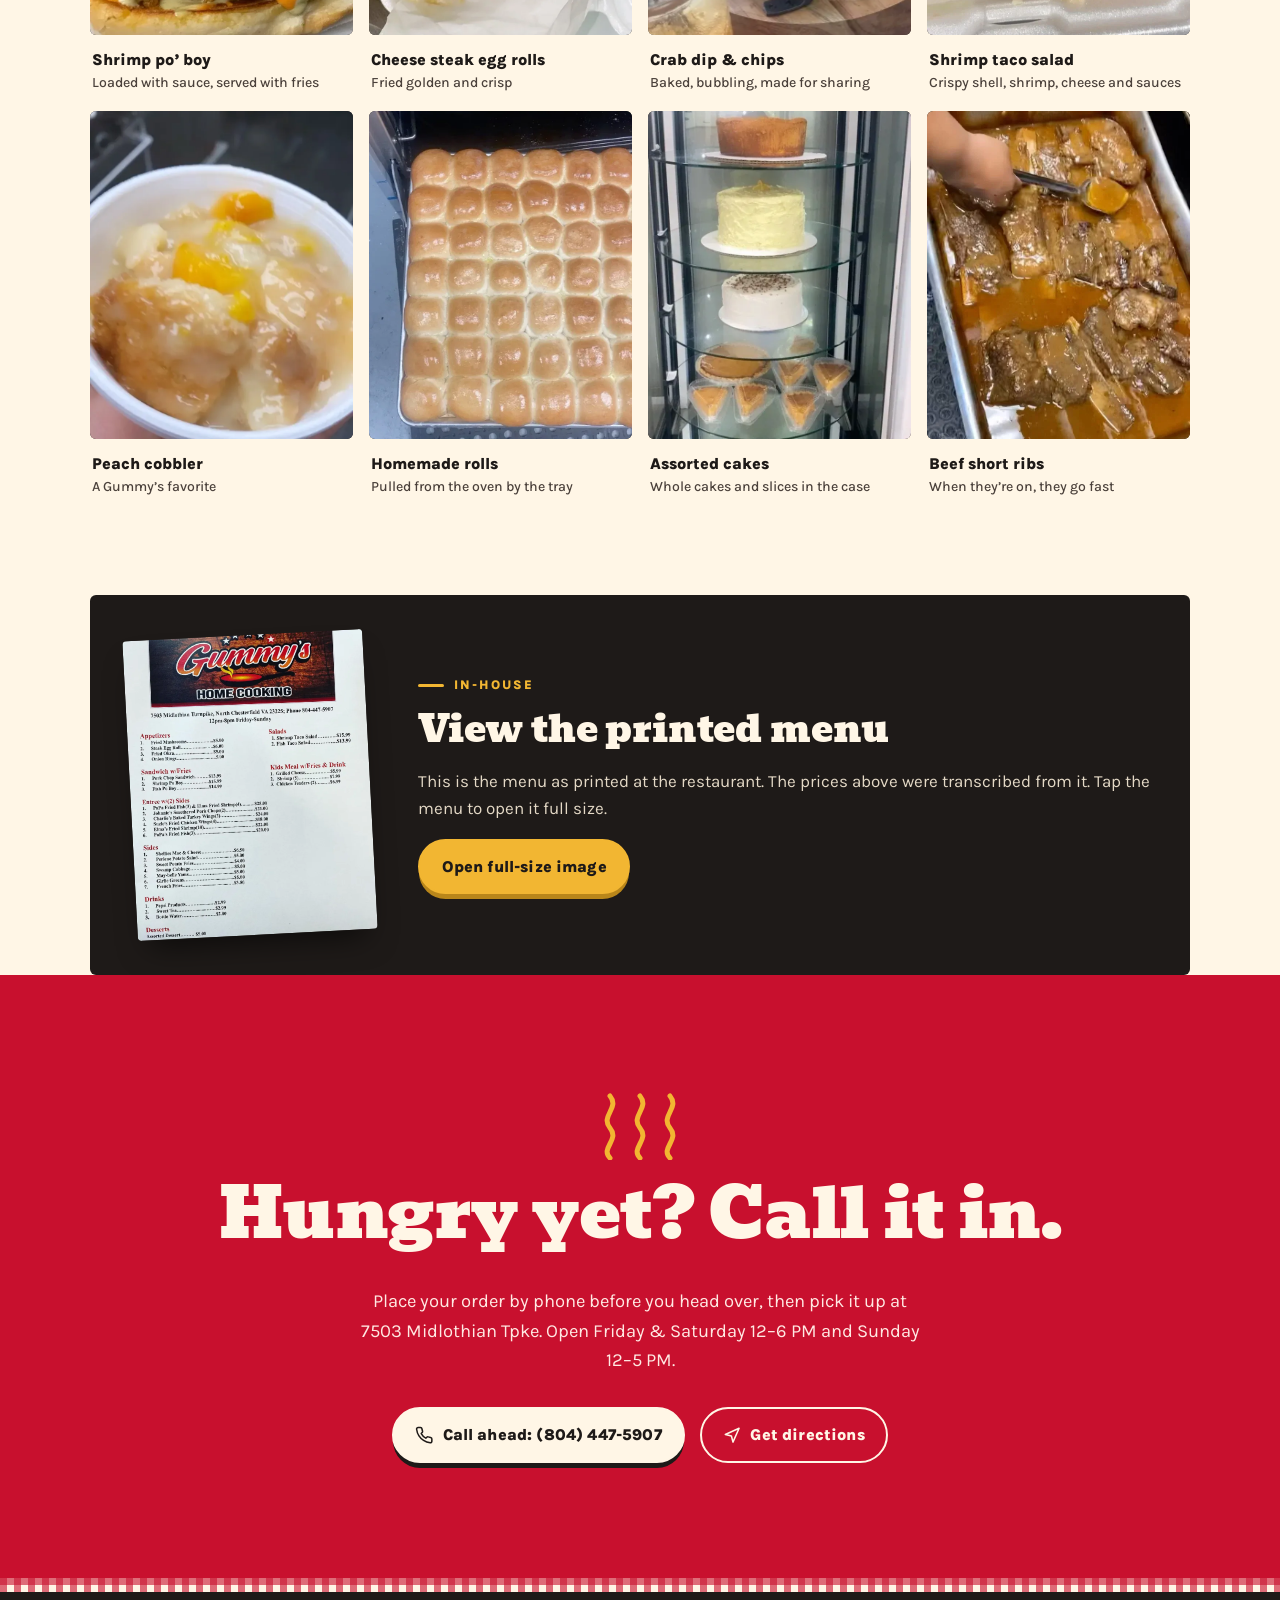
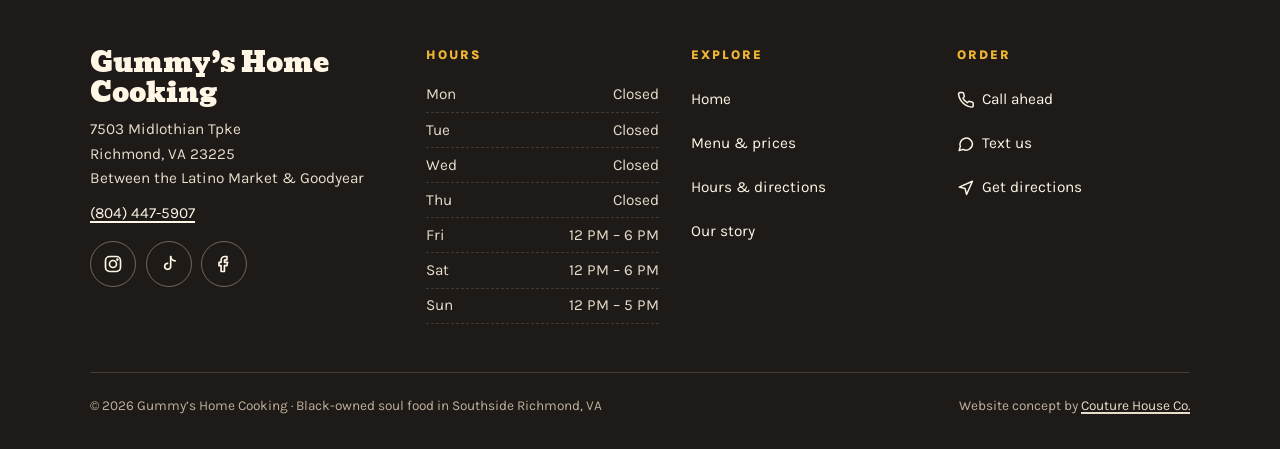
<file: menu.html>
<!doctype html>
<html lang="en">
<head>
<meta charset="utf-8">
<meta name="viewport" content="width=device-width, initial-scale=1, viewport-fit=cover">
<title>Soul Food Menu & Prices | Gummy's, Richmond, VA</title>
<meta name="description" content="Gummy's menu: family-named entrees with 2 sides ($18–$25), sides, po boys, taco salads, kids meals & desserts. Midlothian Tpke, Richmond, VA.">
<link rel="canonical" href="https://gummys-home-cooking-website.netlify.app/menu.html">
<meta name="theme-color" content="#C8102E">
<meta name="robots" content="index, follow, max-image-preview:large">
<meta property="og:type" content="restaurant">
<meta property="og:site_name" content="Gummy&#39;s Home Cooking">
<meta property="og:title" content="Soul Food Menu & Prices | Gummy's, Richmond, VA">
<meta property="og:description" content="Gummy's menu: family-named entrees with 2 sides ($18–$25), sides, po boys, taco salads, kids meals & desserts. Midlothian Tpke, Richmond, VA.">
<meta property="og:url" content="https://gummys-home-cooking-website.netlify.app/menu.html">
<meta property="og:image" content="https://gummys-home-cooking-website.netlify.app/assets/img/og.jpg">
<meta property="og:image:width" content="1200">
<meta property="og:image:height" content="630">
<meta property="og:image:alt" content="Gummy&#39;s Home Cooking — soul food on Midlothian Turnpike, Richmond, VA">
<meta property="og:locale" content="en_US">
<meta name="twitter:card" content="summary_large_image">
<meta name="twitter:title" content="Soul Food Menu & Prices | Gummy's, Richmond, VA">
<meta name="twitter:description" content="Gummy's menu: family-named entrees with 2 sides ($18–$25), sides, po boys, taco salads, kids meals & desserts. Midlothian Tpke, Richmond, VA.">
<meta name="twitter:image" content="https://gummys-home-cooking-website.netlify.app/assets/img/og.jpg">
<meta name="geo.region" content="US-VA">
<meta name="geo.placename" content="Richmond">
<link rel="icon" href="assets/img/favicon.svg" type="image/svg+xml">
<link rel="icon" href="assets/img/favicon-32.png" sizes="32x32" type="image/png">
<link rel="apple-touch-icon" href="assets/img/apple-touch-icon.png">
<link rel="manifest" href="site.webmanifest">
<link rel="preload" href="assets/fonts/bevan-latin-400-normal.woff2" as="font" type="font/woff2" crossorigin>
<link rel="preload" href="assets/fonts/karla-latin-wght-normal.woff2" as="font" type="font/woff2" crossorigin>
<link rel="stylesheet" href="assets/css/fonts.css?v=20260930b">
<link rel="stylesheet" href="assets/css/site.css?v=20260930b">
<script>document.documentElement.classList.add('js')</script>
<script src="assets/js/site.js" defer></script>
<script type="application/ld+json">{
 "@context": "https://schema.org",
 "@graph": [
  {
   "@type": "Restaurant",
   "@id": "https://gummys-home-cooking-website.netlify.app/#restaurant",
   "name": "Gummy's Home Cooking",
   "url": "https://gummys-home-cooking-website.netlify.app/",
   "logo": "https://gummys-home-cooking-website.netlify.app/assets/img/gummys-logo.png",
   "image": [
    "https://gummys-home-cooking-website.netlify.app/assets/img/og.jpg",
    "https://gummys-home-cooking-website.netlify.app/assets/img/storefront-sign-night.webp",
    "https://gummys-home-cooking-website.netlify.app/assets/img/charlies-baked-turkey-wings.webp"
   ],
   "description": "Black-owned soul food restaurant on Midlothian Turnpike in Southside Richmond, VA. Every entree is named for someone in the family and comes with 2 sides. Dine-in, takeout and call-ahead orders.",
   "telephone": "+1-804-447-5907",
   "address": {
    "@type": "PostalAddress",
    "streetAddress": "7503 Midlothian Tpke",
    "addressLocality": "Richmond",
    "addressRegion": "VA",
    "postalCode": "23225",
    "addressCountry": "US"
   },
   "hasMap": "https://www.google.com/maps/search/?api=1&query=Gummy%27s+Home+Cooking+7503+Midlothian+Tpke+Richmond+VA+23225",
   "openingHoursSpecification": [
    {
     "@type": "OpeningHoursSpecification",
     "dayOfWeek": [
      "Friday",
      "Saturday"
     ],
     "opens": "12:00",
     "closes": "18:00"
    },
    {
     "@type": "OpeningHoursSpecification",
     "dayOfWeek": "Sunday",
     "opens": "12:00",
     "closes": "17:00"
    }
   ],
   "servesCuisine": [
    "Soul Food",
    "Southern"
   ],
   "priceRange": "$5–$25",
   "sameAs": [
    "https://www.instagram.com/gummyshomecooking/",
    "https://www.tiktok.com/@gummyshomecooking",
    "https://www.facebook.com/GummysHomeCooking/"
   ],
   "areaServed": [
    {
     "@type": "City",
     "name": "Richmond",
     "containedInPlace": {
      "@type": "State",
      "name": "Virginia"
     }
    },
    {
     "@type": "Place",
     "name": "Southside Richmond"
    }
   ],
   "hasMenu": {
    "@type": "Menu",
    "name": "Gummy's Home Cooking Menu",
    "url": "https://gummys-home-cooking-website.netlify.app/menu.html",
    "inLanguage": "en-US",
    "hasMenuSection": [
     {
      "@type": "MenuSection",
      "name": "Entrees with 2 Sides",
      "hasMenuItem": [
       {
        "@type": "MenuItem",
        "name": "Papa's Fried Fish",
        "description": "Three pieces of fried fish. Served with 2 sides.",
        "offers": {
         "@type": "Offer",
         "price": "20.00",
         "priceCurrency": "USD"
        }
       },
       {
        "@type": "MenuItem",
        "name": "Elma's Fried Shrimp",
        "description": "Ten fried shrimp. Served with 2 sides.",
        "offers": {
         "@type": "Offer",
         "price": "22.00",
         "priceCurrency": "USD"
        }
       },
       {
        "@type": "MenuItem",
        "name": "Papa's & Elma's Fish & Shrimp",
        "description": "Papa's Fried Fish (3) and Elma's Fried Shrimp (4) on one plate. Served with 2 sides.",
        "offers": {
         "@type": "Offer",
         "price": "25.00",
         "priceCurrency": "USD"
        }
       },
       {
        "@type": "MenuItem",
        "name": "Susie's Chicken Wings",
        "description": "Four fried chicken wings. Served with 2 sides.",
        "offers": {
         "@type": "Offer",
         "price": "18.00",
         "priceCurrency": "USD"
        }
       },
       {
        "@type": "MenuItem",
        "name": "Johnnie's Smothered Pork Chops",
        "description": "Two smothered pork chops. Served with 2 sides.",
        "offers": {
         "@type": "Offer",
         "price": "21.00",
         "priceCurrency": "USD"
        }
       },
       {
        "@type": "MenuItem",
        "name": "Charlie's Baked Turkey Wings",
        "description": "Two baked turkey wings. Served with 2 sides.",
        "offers": {
         "@type": "Offer",
         "price": "24.00",
         "priceCurrency": "USD"
        }
       },
       {
        "@type": "MenuItem",
        "name": "Bertha's Baked Chicken",
        "description": "Baked chicken, served with 2 sides."
       },
       {
        "@type": "MenuItem",
        "name": "Wilbur's Pig Feet",
        "description": "Pig feet, served with 2 sides."
       },
       {
        "@type": "MenuItem",
        "name": "Buddy's Beef Ribs",
        "description": "Beef ribs, served on Sundays only. Served with 2 sides."
       }
      ],
      "description": "Every entree is named for someone in the family and comes with 2 sides."
     },
     {
      "@type": "MenuSection",
      "name": "Sides",
      "hasMenuItem": [
       {
        "@type": "MenuItem",
        "name": "Shellie's Mac & Cheese",
        "offers": {
         "@type": "Offer",
         "price": "6.50",
         "priceCurrency": "USD"
        }
       },
       {
        "@type": "MenuItem",
        "name": "Perlene Potato Salad",
        "offers": {
         "@type": "Offer",
         "price": "5.00",
         "priceCurrency": "USD"
        }
       },
       {
        "@type": "MenuItem",
        "name": "Sweet Potato Fries",
        "offers": {
         "@type": "Offer",
         "price": "4.00",
         "priceCurrency": "USD"
        }
       },
       {
        "@type": "MenuItem",
        "name": "Swamp Cabbage",
        "offers": {
         "@type": "Offer",
         "price": "5.00",
         "priceCurrency": "USD"
        }
       },
       {
        "@type": "MenuItem",
        "name": "May-Belle Yams",
        "offers": {
         "@type": "Offer",
         "price": "5.00",
         "priceCurrency": "USD"
        }
       },
       {
        "@type": "MenuItem",
        "name": "Girlie Greens",
        "offers": {
         "@type": "Offer",
         "price": "5.00",
         "priceCurrency": "USD"
        }
       },
       {
        "@type": "MenuItem",
        "name": "French Fries",
        "offers": {
         "@type": "Offer",
         "price": "3.50",
         "priceCurrency": "USD"
        }
       }
      ]
     },
     {
      "@type": "MenuSection",
      "name": "Appetizers",
      "hasMenuItem": [
       {
        "@type": "MenuItem",
        "name": "Fried Mushrooms",
        "offers": {
         "@type": "Offer",
         "price": "5.00",
         "priceCurrency": "USD"
        }
       },
       {
        "@type": "MenuItem",
        "name": "Steak Egg Roll",
        "offers": {
         "@type": "Offer",
         "price": "6.00",
         "priceCurrency": "USD"
        }
       },
       {
        "@type": "MenuItem",
        "name": "Fried Okra",
        "offers": {
         "@type": "Offer",
         "price": "5.00",
         "priceCurrency": "USD"
        }
       },
       {
        "@type": "MenuItem",
        "name": "Onion Rings",
        "offers": {
         "@type": "Offer",
         "price": "5.00",
         "priceCurrency": "USD"
        }
       }
      ]
     },
     {
      "@type": "MenuSection",
      "name": "Sandwiches with Fries",
      "hasMenuItem": [
       {
        "@type": "MenuItem",
        "name": "Pork Chop Sandwich",
        "offers": {
         "@type": "Offer",
         "price": "13.99",
         "priceCurrency": "USD"
        }
       },
       {
        "@type": "MenuItem",
        "name": "Shrimp Po Boy",
        "offers": {
         "@type": "Offer",
         "price": "15.99",
         "priceCurrency": "USD"
        }
       },
       {
        "@type": "MenuItem",
        "name": "Fish Po Boy",
        "offers": {
         "@type": "Offer",
         "price": "14.99",
         "priceCurrency": "USD"
        }
       }
      ]
     },
     {
      "@type": "MenuSection",
      "name": "Salads",
      "hasMenuItem": [
       {
        "@type": "MenuItem",
        "name": "Shrimp Taco Salad",
        "offers": {
         "@type": "Offer",
         "price": "15.99",
         "priceCurrency": "USD"
        }
       },
       {
        "@type": "MenuItem",
        "name": "Fish Taco Salad",
        "offers": {
         "@type": "Offer",
         "price": "13.99",
         "priceCurrency": "USD"
        }
       }
      ]
     },
     {
      "@type": "MenuSection",
      "name": "Kids Meals with Fries & Drink",
      "hasMenuItem": [
       {
        "@type": "MenuItem",
        "name": "Grilled Cheese",
        "offers": {
         "@type": "Offer",
         "price": "5.99",
         "priceCurrency": "USD"
        }
       },
       {
        "@type": "MenuItem",
        "name": "Shrimp (5)",
        "offers": {
         "@type": "Offer",
         "price": "7.99",
         "priceCurrency": "USD"
        }
       },
       {
        "@type": "MenuItem",
        "name": "Chicken Tenders (2)",
        "offers": {
         "@type": "Offer",
         "price": "6.99",
         "priceCurrency": "USD"
        }
       }
      ]
     },
     {
      "@type": "MenuSection",
      "name": "Drinks",
      "hasMenuItem": [
       {
        "@type": "MenuItem",
        "name": "Pepsi Products",
        "offers": {
         "@type": "Offer",
         "price": "2.99",
         "priceCurrency": "USD"
        }
       },
       {
        "@type": "MenuItem",
        "name": "Sweet Tea",
        "offers": {
         "@type": "Offer",
         "price": "2.99",
         "priceCurrency": "USD"
        }
       },
       {
        "@type": "MenuItem",
        "name": "Bottle Water",
        "offers": {
         "@type": "Offer",
         "price": "2.00",
         "priceCurrency": "USD"
        }
       }
      ]
     },
     {
      "@type": "MenuSection",
      "name": "Desserts",
      "hasMenuItem": [
       {
        "@type": "MenuItem",
        "name": "Assorted Dessert",
        "offers": {
         "@type": "Offer",
         "price": "5.00",
         "priceCurrency": "USD"
        }
       }
      ]
     }
    ]
   },
   "amenityFeature": [
    {
     "@type": "LocationFeatureSpecification",
     "name": "Dine-in",
     "value": true
    },
    {
     "@type": "LocationFeatureSpecification",
     "name": "Takeout",
     "value": true
    },
    {
     "@type": "LocationFeatureSpecification",
     "name": "Bar",
     "value": true
    }
   ]
  },
  {
   "@type": "BreadcrumbList",
   "itemListElement": [
    {
     "@type": "ListItem",
     "position": 1,
     "name": "Home",
     "item": "https://gummys-home-cooking-website.netlify.app/"
    },
    {
     "@type": "ListItem",
     "position": 2,
     "name": "Menu",
     "item": "https://gummys-home-cooking-website.netlify.app/menu.html"
    }
   ]
  }
 ]
}</script>
</head>
<body>
<a class="skip-link" href="#main">Skip to content</a>
<div class="ribbon" role="region" aria-label="Hours">
<div class="ribbon-track"><p class="ribbon-set" style="margin:0"><span><svg class="star" viewBox="0 0 24 24" aria-hidden="true" focusable="false"><path d="m12 2.8 2.8 5.8 6.3.9-4.6 4.4 1.1 6.3L12 17.2l-5.6 3 1.1-6.3-4.6-4.4 6.3-.9z"/></svg>Open Fri &amp; Sat 12–6 PM</span><span><svg class="star" viewBox="0 0 24 24" aria-hidden="true" focusable="false"><path d="m12 2.8 2.8 5.8 6.3.9-4.6 4.4 1.1 6.3L12 17.2l-5.6 3 1.1-6.3-4.6-4.4 6.3-.9z"/></svg>Sun 12–5 PM</span><span><svg class="star" viewBox="0 0 24 24" aria-hidden="true" focusable="false"><path d="m12 2.8 2.8 5.8 6.3.9-4.6 4.4 1.1 6.3L12 17.2l-5.6 3 1.1-6.3-4.6-4.4 6.3-.9z"/></svg>Closed Mon–Thu</span><span class="rb-extra"><svg class="star" viewBox="0 0 24 24" aria-hidden="true" focusable="false"><path d="m12 2.8 2.8 5.8 6.3.9-4.6 4.4 1.1 6.3L12 17.2l-5.6 3 1.1-6.3-4.6-4.4 6.3-.9z"/></svg>Call ahead: <a href="tel:+18044475907">(804) 447-5907</a></span><span class="rb-extra"><svg class="star" viewBox="0 0 24 24" aria-hidden="true" focusable="false"><path d="m12 2.8 2.8 5.8 6.3.9-4.6 4.4 1.1 6.3L12 17.2l-5.6 3 1.1-6.3-4.6-4.4 6.3-.9z"/></svg>Day-of updates on <a href="https://www.instagram.com/gummyshomecooking/" rel="noopener">Instagram</a></span></p><p class="ribbon-set" aria-hidden="true" style="margin:0"><span><svg class="star" viewBox="0 0 24 24" aria-hidden="true" focusable="false"><path d="m12 2.8 2.8 5.8 6.3.9-4.6 4.4 1.1 6.3L12 17.2l-5.6 3 1.1-6.3-4.6-4.4 6.3-.9z"/></svg>Open Fri &amp; Sat 12–6 PM</span><span><svg class="star" viewBox="0 0 24 24" aria-hidden="true" focusable="false"><path d="m12 2.8 2.8 5.8 6.3.9-4.6 4.4 1.1 6.3L12 17.2l-5.6 3 1.1-6.3-4.6-4.4 6.3-.9z"/></svg>Sun 12–5 PM</span><span><svg class="star" viewBox="0 0 24 24" aria-hidden="true" focusable="false"><path d="m12 2.8 2.8 5.8 6.3.9-4.6 4.4 1.1 6.3L12 17.2l-5.6 3 1.1-6.3-4.6-4.4 6.3-.9z"/></svg>Closed Mon–Thu</span><span class="rb-extra"><svg class="star" viewBox="0 0 24 24" aria-hidden="true" focusable="false"><path d="m12 2.8 2.8 5.8 6.3.9-4.6 4.4 1.1 6.3L12 17.2l-5.6 3 1.1-6.3-4.6-4.4 6.3-.9z"/></svg>Call ahead: <a tabindex="-1" href="tel:+18044475907">(804) 447-5907</a></span><span class="rb-extra"><svg class="star" viewBox="0 0 24 24" aria-hidden="true" focusable="false"><path d="m12 2.8 2.8 5.8 6.3.9-4.6 4.4 1.1 6.3L12 17.2l-5.6 3 1.1-6.3-4.6-4.4 6.3-.9z"/></svg>Day-of updates on <a tabindex="-1" href="https://www.instagram.com/gummyshomecooking/" rel="noopener">Instagram</a></span></p></div>
</div>
<header class="site-header">
 <div class="wrap header-in">
  <a class="brand" href="index.html" aria-label="Gummy&rsquo;s Home Cooking, home">
   <img src="assets/img/gummys-logo-header.webp" width="240" height="132" alt="Gummy&rsquo;s Home Cooking">
   <span class="brand-text">Gummy&rsquo;s<small>Home Cooking</small></span>
  </a>
  <button class="nav-toggle" type="button" aria-expanded="false" aria-controls="site-nav"><span class="bars"><span></span></span><span class="label">Menu</span></button>
  <nav class="site-nav" id="site-nav" aria-label="Main">
   <ul><li><a href="menu.html" aria-current="page">Menu</a></li><li><a href="visit.html">Hours &amp; Visit</a></li><li><a href="about.html">Our Story</a></li><li class="nav-call"><a class="btn" href="tel:+18044475907"><svg class="icon" viewBox="0 0 24 24" aria-hidden="true" focusable="false"><path d="M22 16.9v3a2 2 0 0 1-2.2 2 19.8 19.8 0 0 1-8.6-3.1 19.5 19.5 0 0 1-6-6A19.8 19.8 0 0 1 2.1 4.2 2 2 0 0 1 4.1 2h3a2 2 0 0 1 2 1.7c.1 1 .4 1.9.7 2.8a2 2 0 0 1-.5 2.1L8.1 9.9a16 16 0 0 0 6 6l1.3-1.3a2 2 0 0 1 2.1-.4c.9.3 1.8.6 2.8.7a2 2 0 0 1 1.7 2z"/></svg>Call ahead</a></li></ul>
  </nav>
 </div>
</header>

<main id="main">
<section class="page-hero" aria-labelledby="menu-title">
 <div class="corner gingham" aria-hidden="true"></div>
 <div class="wrap">
  <nav class="crumbs" aria-label="Breadcrumb"><ol><li><a href="index.html">Home</a></li><li aria-current="page">Menu</li></ol></nav>
  <p class="eyebrow">The menu</p>
  <h1 id="menu-title">Soul food menu &amp; prices</h1>
  <p class="lede">Nine family-named entrees, each with 2 sides, plus sandwiches, taco salads, appetizers, kids meals and dessert. Prices are transcribed from Gummy&rsquo;s printed in-house menu and may change; call <a href="tel:+18044475907">(804) 447-5907</a> to confirm.</p>
  <div class="btn-row"><a class="btn" href="tel:+18044475907"><svg class="icon" viewBox="0 0 24 24" aria-hidden="true" focusable="false"><path d="M22 16.9v3a2 2 0 0 1-2.2 2 19.8 19.8 0 0 1-8.6-3.1 19.5 19.5 0 0 1-6-6A19.8 19.8 0 0 1 2.1 4.2 2 2 0 0 1 4.1 2h3a2 2 0 0 1 2 1.7c.1 1 .4 1.9.7 2.8a2 2 0 0 1-.5 2.1L8.1 9.9a16 16 0 0 0 6 6l1.3-1.3a2 2 0 0 1 2.1-.4c.9.3 1.8.6 2.8.7a2 2 0 0 1 1.7 2z"/></svg>Call ahead: (804) 447-5907</a><a class="btn btn--ghost" href="#printed-menu">View the printed menu</a></div>
 </div>
</section>
<nav class="menu-jump" aria-label="Menu sections"><ul><li><a href="#entrees">Entrees</a></li><li><a href="#sides">Sides</a></li><li><a href="#sandwiches">Sandwiches &amp; salads</a></li><li><a href="#appetizers">Appetizers &amp; kids</a></li><li><a href="#drinks">Drinks &amp; dessert</a></li><li><a href="#specials">Specials</a></li><li><a href="#printed-menu">Printed menu</a></li></ul></nav>

<section class="menu-section" id="entrees" aria-labelledby="entrees-title">
 <div class="wrap">
  <div class="section-head">
   <h2 id="entrees-title">Entrees <small>Each comes with 2 sides</small></h2>
   <p class="lede">Every entree carries the name of someone in the family.</p>
  </div>
  <div class="deck deck--3 deal">
<article class="rcard">
 <div class="rcard-photo"><img src="assets/img/papas-fried-fish.webp" width="720" height="899" alt="Golden fried fish fillets with collard greens and baked mac and cheese in a takeout tray" loading="lazy" decoding="async"></div>
 <div class="rcard-body">
  <p class="rcard-no"><span>No. 01</span><span>Entree</span></p>
  <span class="fam">Papa&rsquo;s<svg class="scribble" viewBox="0 0 120 12" preserveAspectRatio="none" aria-hidden="true" focusable="false"><path pathLength="1" d="M3 6 C 25 10, 52 2, 78 7 S 110 9, 117 4"/></svg></span>
  <h3>Fried Fish</h3>
  <p>Three pieces of fried fish.</p>
  <div class="rcard-foot"><span class="price">$20</span><span class="badge">With 2 sides</span></div>
 </div>
</article>
<article class="rcard">
 <div class="rcard-photo"><img src="assets/img/jumbo-shrimp-dinner.webp" width="720" height="899" alt="Crispy fried shrimp piled beside potato salad and baked mac and cheese" loading="lazy" decoding="async"></div>
 <div class="rcard-body">
  <p class="rcard-no"><span>No. 02</span><span>Entree</span></p>
  <span class="fam">Elma&rsquo;s<svg class="scribble" viewBox="0 0 120 12" preserveAspectRatio="none" aria-hidden="true" focusable="false"><path pathLength="1" d="M2 7 C 30 4, 60 9, 85 5 S 112 6, 118 8"/></svg></span>
  <h3>Fried Shrimp</h3>
  <p>Ten fried shrimp.</p>
  <div class="rcard-foot"><span class="price">$22</span><span class="badge">With 2 sides</span></div>
 </div>
</article>
<article class="rcard">
 <div class="rcard-photo"><img src="assets/img/fish-and-shrimp-dinner.webp" width="720" height="899" alt="Fried fish and fried shrimp dinner with baked mac and cheese and collard greens" loading="lazy" decoding="async"></div>
 <div class="rcard-body">
  <p class="rcard-no"><span>No. 03</span><span>Entree</span></p>
  <span class="fam">Papa&rsquo;s &amp; Elma&rsquo;s<svg class="scribble" viewBox="0 0 120 12" preserveAspectRatio="none" aria-hidden="true" focusable="false"><path pathLength="1" d="M2 8 C 22 3, 48 10, 70 6 S 108 3, 118 7"/></svg></span>
  <h3>Fish &amp; Shrimp</h3>
  <p>Papa&rsquo;s Fried Fish (3) and Elma&rsquo;s Fried Shrimp (4) on one plate.</p>
  <div class="rcard-foot"><span class="price">$25</span><span class="badge">With 2 sides</span></div>
 </div>
</article>
<article class="rcard">
 <div class="rcard-photo"><img src="assets/img/chicken-wing-dinner.webp" width="618" height="875" alt="Fried chicken wing dinner with baked mac and cheese and cabbage in a takeout tray" loading="lazy" decoding="async"></div>
 <div class="rcard-body">
  <p class="rcard-no"><span>No. 04</span><span>Entree</span></p>
  <span class="fam">Susie&rsquo;s<svg class="scribble" viewBox="0 0 120 12" preserveAspectRatio="none" aria-hidden="true" focusable="false"><path pathLength="1" d="M3 6 C 25 10, 52 2, 78 7 S 110 9, 117 4"/></svg></span>
  <h3>Chicken Wings</h3>
  <p>Four fried chicken wings.</p>
  <div class="rcard-foot"><span class="price">$18</span><span class="badge">With 2 sides</span></div>
 </div>
</article>
<article class="rcard">
 <div class="rcard-photo"><img src="assets/img/johnnies-smothered-pork-chops.webp" srcset="assets/img/johnnies-smothered-pork-chops-800.webp 800w, assets/img/johnnies-smothered-pork-chops.webp 1440w" sizes="(min-width: 1040px) 30vw, (min-width: 640px) 45vw, 92vw" width="1440" height="1800" alt="Smothered pork chops covered in brown gravy with potato salad and cabbage" loading="lazy" decoding="async"></div>
 <div class="rcard-body">
  <p class="rcard-no"><span>No. 05</span><span>Entree</span></p>
  <span class="fam">Johnnie&rsquo;s<svg class="scribble" viewBox="0 0 120 12" preserveAspectRatio="none" aria-hidden="true" focusable="false"><path pathLength="1" d="M2 7 C 30 4, 60 9, 85 5 S 112 6, 118 8"/></svg></span>
  <h3>Smothered Pork Chops</h3>
  <p>Two smothered pork chops.</p>
  <div class="rcard-foot"><span class="price">$21</span><span class="badge">With 2 sides</span></div>
 </div>
</article>
<article class="rcard">
 <div class="rcard-photo"><img src="assets/img/charlies-baked-turkey-wings.webp" srcset="assets/img/charlies-baked-turkey-wings-800.webp 800w, assets/img/charlies-baked-turkey-wings.webp 1440w" sizes="(min-width: 1040px) 30vw, (min-width: 640px) 45vw, 92vw" width="1440" height="1800" alt="Baked turkey wing in gravy with cabbage and potato salad" loading="lazy" decoding="async"></div>
 <div class="rcard-body">
  <p class="rcard-no"><span>No. 06</span><span>Entree</span></p>
  <span class="fam">Charlie&rsquo;s<svg class="scribble" viewBox="0 0 120 12" preserveAspectRatio="none" aria-hidden="true" focusable="false"><path pathLength="1" d="M2 8 C 22 3, 48 10, 70 6 S 108 3, 118 7"/></svg></span>
  <h3>Baked Turkey Wings</h3>
  <p>Two baked turkey wings.</p>
  <div class="rcard-foot"><span class="price">$24</span><span class="badge">With 2 sides</span></div>
 </div>
</article>
<article class="rcard">
 <div class="rcard-art gingham" aria-hidden="true"><svg viewBox="0 0 200 150"><g fill="none" stroke-linecap="round">
<path d="M70 44c-8-8 8-14 0-22M100 40c-8-8 8-14 0-22M130 44c-8-8 8-14 0-22" stroke="#1E1A18" stroke-width="6"/></g>
<ellipse cx="100" cy="100" rx="78" ry="34" fill="#1E1A18"/><ellipse cx="100" cy="96" rx="64" ry="24" fill="#F2B632"/>
<path d="M60 92c10-18 30-22 40-8 10-14 30-10 40 8-14 10-66 10-80 0z" fill="#C0762A"/>
<rect x="170" y="92" width="30" height="10" rx="5" fill="#1E1A18"/></svg></div>
 <div class="rcard-body">
  <p class="rcard-no"><span>No. 07</span><span>Entree</span></p>
  <span class="fam">Bertha&rsquo;s<svg class="scribble" viewBox="0 0 120 12" preserveAspectRatio="none" aria-hidden="true" focusable="false"><path pathLength="1" d="M3 6 C 25 10, 52 2, 78 7 S 110 9, 117 4"/></svg></span>
  <h3>Baked Chicken</h3>
  <p>Baked chicken, served with 2 sides.</p>
  <div class="rcard-foot"><span class="price--ask">Ask for today&rsquo;s price</span><span class="badge">With 2 sides</span></div>
 </div>
</article>
<article class="rcard">
 <div class="rcard-photo"><img src="assets/img/wilburs-pig-feet.webp" srcset="assets/img/wilburs-pig-feet-800.webp 800w, assets/img/wilburs-pig-feet.webp 1012w" sizes="(min-width: 1040px) 30vw, (min-width: 640px) 45vw, 92vw" width="1012" height="1266" alt="Pig feet with collard greens and cabbage in a takeout tray" loading="lazy" decoding="async"></div>
 <div class="rcard-body">
  <p class="rcard-no"><span>No. 08</span><span>Entree</span></p>
  <span class="fam">Wilbur&rsquo;s<svg class="scribble" viewBox="0 0 120 12" preserveAspectRatio="none" aria-hidden="true" focusable="false"><path pathLength="1" d="M2 7 C 30 4, 60 9, 85 5 S 112 6, 118 8"/></svg></span>
  <h3>Pig Feet</h3>
  <p>Pig feet, served with 2 sides.</p>
  <div class="rcard-foot"><span class="price--ask">Ask for today&rsquo;s price</span><span class="badge">With 2 sides</span></div>
 </div>
</article>
<article class="rcard">
 <span class="badge badge--red badge-corner">Sunday only</span><div class="rcard-photo"><img src="assets/img/beef-short-ribs.webp" width="720" height="900" alt="Pan of braised beef short ribs in gravy being served with a spoon" loading="lazy" decoding="async"></div>
 <div class="rcard-body">
  <p class="rcard-no"><span>No. 09</span><span>Entree</span></p>
  <span class="fam">Buddy&rsquo;s<svg class="scribble" viewBox="0 0 120 12" preserveAspectRatio="none" aria-hidden="true" focusable="false"><path pathLength="1" d="M2 8 C 22 3, 48 10, 70 6 S 108 3, 118 7"/></svg></span>
  <h3>Beef Ribs</h3>
  <p>Beef ribs, served on Sundays only.</p>
  <div class="rcard-foot"><span class="price--ask">Ask for today&rsquo;s price</span><span class="badge">With 2 sides</span></div>
 </div>
</article>
  </div>
 </div>
</section>

<section class="menu-section" id="sides" aria-labelledby="sides-title">
 <div class="wrap menu-cols">
  <div class="menu-block">
   <h2 id="sides-title">Sides</h2>
   <p class="note">Two come with every entree. Also available on their own:</p>
   <ul class="menu-list "><li><span class="item">Shellie&rsquo;s Mac &amp; Cheese</span><span class="leader" aria-hidden="true"></span><span class="amt">$6.50</span></li><li><span class="item">Perlene Potato Salad</span><span class="leader" aria-hidden="true"></span><span class="amt">$5.00</span></li><li><span class="item">Sweet Potato Fries</span><span class="leader" aria-hidden="true"></span><span class="amt">$4.00</span></li><li><span class="item">Swamp Cabbage</span><span class="leader" aria-hidden="true"></span><span class="amt">$5.00</span></li><li><span class="item">May-Belle Yams</span><span class="leader" aria-hidden="true"></span><span class="amt">$5.00</span></li><li><span class="item">Girlie Greens</span><span class="leader" aria-hidden="true"></span><span class="amt">$5.00</span></li><li><span class="item">French Fries</span><span class="leader" aria-hidden="true"></span><span class="amt">$3.50</span></li></ul>
  </div>
  <div class="sides-band menu-block house-rule">
   <p class="eyebrow">House rule</p>
   <div class="big-two" aria-hidden="true">2<small>sides</small></div>
   <p style="margin-top:1rem;font-weight:700">Every entree comes with 2 sides. Round out Papa&rsquo;s, Elma&rsquo;s, Susie&rsquo;s and the rest with May-Belle Yams, Girlie Greens, Swamp Cabbage and more.</p>
  </div>
 </div>
</section>

<section class="menu-section" id="sandwiches" aria-labelledby="sand-title">
 <div class="wrap menu-cols">
  <div class="menu-block">
   <h2 id="sand-title">Sandwiches <small>with fries</small></h2>
   <ul class="menu-list "><li><span class="item">Pork Chop Sandwich</span><span class="leader" aria-hidden="true"></span><span class="amt">$13.99</span></li><li><span class="item">Shrimp Po Boy</span><span class="leader" aria-hidden="true"></span><span class="amt">$15.99</span></li><li><span class="item">Fish Po Boy</span><span class="leader" aria-hidden="true"></span><span class="amt">$14.99</span></li></ul>
  </div>
  <div class="menu-block">
   <h2>Salads</h2>
   <ul class="menu-list "><li><span class="item">Shrimp Taco Salad</span><span class="leader" aria-hidden="true"></span><span class="amt">$15.99</span></li><li><span class="item">Fish Taco Salad</span><span class="leader" aria-hidden="true"></span><span class="amt">$13.99</span></li></ul>
  </div>
 </div>
</section>

<section class="menu-section" id="appetizers" aria-labelledby="app-title">
 <div class="wrap menu-cols">
  <div class="menu-block">
   <h2 id="app-title">Appetizers</h2>
   <ul class="menu-list "><li><span class="item">Fried Mushrooms</span><span class="leader" aria-hidden="true"></span><span class="amt">$5.00</span></li><li><span class="item">Steak Egg Roll</span><span class="leader" aria-hidden="true"></span><span class="amt">$6.00</span></li><li><span class="item">Fried Okra</span><span class="leader" aria-hidden="true"></span><span class="amt">$5.00</span></li><li><span class="item">Onion Rings</span><span class="leader" aria-hidden="true"></span><span class="amt">$5.00</span></li></ul>
  </div>
  <div class="menu-block">
   <h2>Kids meals <small>with fries &amp; drink</small></h2>
   <ul class="menu-list "><li><span class="item">Grilled Cheese</span><span class="leader" aria-hidden="true"></span><span class="amt">$5.99</span></li><li><span class="item">Shrimp (5)</span><span class="leader" aria-hidden="true"></span><span class="amt">$7.99</span></li><li><span class="item">Chicken Tenders (2)</span><span class="leader" aria-hidden="true"></span><span class="amt">$6.99</span></li></ul>
  </div>
 </div>
</section>

<section class="menu-section" id="drinks" aria-labelledby="drinks-title">
 <div class="wrap menu-cols">
  <div class="menu-block">
   <h2 id="drinks-title">Drinks</h2>
   <ul class="menu-list "><li><span class="item">Pepsi Products</span><span class="leader" aria-hidden="true"></span><span class="amt">$2.99</span></li><li><span class="item">Sweet Tea</span><span class="leader" aria-hidden="true"></span><span class="amt">$2.99</span></li><li><span class="item">Bottle Water</span><span class="leader" aria-hidden="true"></span><span class="amt">$2.00</span></li></ul>
  </div>
  <div class="menu-block">
   <h2>Desserts</h2>
   <ul class="menu-list "><li><span class="item">Assorted Dessert</span><span class="leader" aria-hidden="true"></span><span class="amt">$5.00</span></li></ul>
   <p class="note" style="margin-top:.8rem">Peach cobbler and assorted cakes have both come out of Gummy&rsquo;s kitchen. Ask what&rsquo;s in the case today.</p>
  </div>
 </div>
</section>

<section class="menu-section" id="specials" aria-labelledby="specials-title">
 <div class="wrap">
  <div class="section-head">
   <h2 id="specials-title">Specials &amp; favorites <small>Rotating</small></h2>
   <p class="lede">Specials change, so check <a href="https://www.instagram.com/gummyshomecooking/" rel="noopener">Instagram</a> for what&rsquo;s cooking today, or call ahead and ask.</p>
  </div>
  <div class="strip" role="list"><figure class="snap" role="listitem"><div class="snap-img"><img src="assets/img/shrimp-po-boy.webp" width="720" height="900" alt="Shrimp po boy sandwich dressed with lettuce, tomato and drizzled sauces next to a pile of fries" loading="lazy" decoding="async"></div><figcaption>Shrimp po&rsquo; boy<span>Loaded with sauce, served with fries</span></figcaption></figure><figure class="snap" role="listitem"><div class="snap-img"><img src="assets/img/cheesesteak-egg-rolls.webp" width="720" height="900" alt="Gloved hands holding a golden fried cheese steak egg roll" loading="lazy" decoding="async"></div><figcaption>Cheese steak egg rolls<span>Fried golden and crisp</span></figcaption></figure><figure class="snap" role="listitem"><div class="snap-img"><img src="assets/img/crab-dip-and-chips.webp" width="700" height="660" alt="Tortilla chip dipped into a ramekin of baked crab dip on a wooden board" loading="lazy" decoding="async"></div><figcaption>Crab dip &amp; chips<span>Baked, bubbling, made for sharing</span></figcaption></figure><figure class="snap" role="listitem"><div class="snap-img"><img src="assets/img/shrimp-taco-salad.webp" width="720" height="900" alt="Shrimp taco salad in a crispy shell topped with shredded cheese, tomato and drizzled sauces" loading="lazy" decoding="async"></div><figcaption>Shrimp taco salad<span>Crispy shell, shrimp, cheese and sauces</span></figcaption></figure><figure class="snap" role="listitem"><div class="snap-img"><img src="assets/img/peach-cobbler.webp" width="720" height="900" alt="Cup of peach cobbler with syrupy peaches and golden crust" loading="lazy" decoding="async"></div><figcaption>Peach cobbler<span>A Gummy’s favorite</span></figcaption></figure><figure class="snap" role="listitem"><div class="snap-img"><img src="assets/img/homemade-rolls.webp" width="720" height="900" alt="Full sheet pan of golden homemade dinner rolls" loading="lazy" decoding="async"></div><figcaption>Homemade rolls<span>Pulled from the oven by the tray</span></figcaption></figure><figure class="snap" role="listitem"><div class="snap-img"><img src="assets/img/assorted-cakes.webp" width="720" height="720" alt="Glass dessert case holding a pound cake, layer cakes and slices of sweet potato pie" loading="lazy" decoding="async"></div><figcaption>Assorted cakes<span>Whole cakes and slices in the case</span></figcaption></figure><figure class="snap" role="listitem"><div class="snap-img"><img src="assets/img/beef-short-ribs.webp" width="720" height="900" alt="Pan of braised beef short ribs in gravy" loading="lazy" decoding="async"></div><figcaption>Beef short ribs<span>When they’re on, they go fast</span></figcaption></figure></div>
  <p class="strip-hint"><svg class="icon" viewBox="0 0 24 24" aria-hidden="true" focusable="false"><path d="M5 12h14M13 6l6 6-6 6"/></svg>Swipe for more</p>
 </div>
</section>

<section class="menu-section" id="printed-menu" aria-labelledby="printed-title">
 <div class="wrap">
  <div class="printed on-dark">
   <button class="printed-thumb" type="button" data-open-menu aria-haspopup="dialog" aria-label="Open the printed menu larger"><img src="assets/img/printed-menu.webp" srcset="assets/img/printed-menu-800.webp 800w, assets/img/printed-menu.webp 1440w" sizes="240px" width="1440" height="1800" alt="Gummy&rsquo;s printed in-house menu listing appetizers, sandwiches, entrees with 2 sides, sides, salads, kids meals, drinks and desserts with prices" loading="lazy" decoding="async"></button>
   <div>
    <p class="eyebrow">In-house</p>
    <h2 id="printed-title">View the printed menu</h2>
    <p>This is the menu as printed at the restaurant. The prices above were transcribed from it. Tap the menu to open it full size.</p>
    <a class="btn btn--mustard" href="assets/img/printed-menu.webp" data-open-menu-link>Open full-size image</a>
   </div>
  </div>
 </div>
</section>
<dialog class="lightbox" id="menu-dialog" aria-label="Printed menu">
 <button class="lightbox-close" type="button" aria-label="Close printed menu">
  <svg class="icon" viewBox="0 0 24 24" aria-hidden="true"><path d="M6 6l12 12M18 6 6 18"/></svg>
 </button>
 <img src="assets/img/printed-menu.webp" width="1440" height="1800" alt="Gummy&rsquo;s printed in-house menu, full size" loading="lazy" decoding="async">
</dialog>

<section class="cta section on-dark" aria-labelledby="cta-title">
 <div class="wrap reveal">
  <svg class="cta-steam" viewBox="0 0 120 70" aria-hidden="true" focusable="false">
 <path d="M30 68c-10-10 10-18 0-30s10-20 0-32"/><path d="M60 68c-10-10 10-18 0-30s10-20 0-32"/><path d="M90 68c-10-10 10-18 0-30s10-20 0-32"/>
</svg>
  <h2 id="cta-title">Hungry yet? Call it in.</h2>
  <p>Place your order by phone before you head over, then pick it up at 7503 Midlothian Tpke. Open Friday &amp; Saturday 12–6 PM and Sunday 12–5 PM.</p>
  <div class="btn-row">
   <a class="btn" href="tel:+18044475907"><svg class="icon" viewBox="0 0 24 24" aria-hidden="true" focusable="false"><path d="M22 16.9v3a2 2 0 0 1-2.2 2 19.8 19.8 0 0 1-8.6-3.1 19.5 19.5 0 0 1-6-6A19.8 19.8 0 0 1 2.1 4.2 2 2 0 0 1 4.1 2h3a2 2 0 0 1 2 1.7c.1 1 .4 1.9.7 2.8a2 2 0 0 1-.5 2.1L8.1 9.9a16 16 0 0 0 6 6l1.3-1.3a2 2 0 0 1 2.1-.4c.9.3 1.8.6 2.8.7a2 2 0 0 1 1.7 2z"/></svg>Call ahead: (804) 447-5907</a>
   <a class="btn btn--ghost" href="https://www.google.com/maps/dir/?api=1&destination=Gummy%27s+Home+Cooking%2C+7503+Midlothian+Tpke%2C+Richmond%2C+VA+23225" rel="noopener"><svg class="icon" viewBox="0 0 24 24" aria-hidden="true" focusable="false"><path d="M3 11 21 3l-8 18-2-8z"/></svg>Get directions</a>
  </div>
 </div>
</section>
</main>
<footer class="site-footer">
 <div class="gingham-rule" aria-hidden="true"></div>
 <div class="wrap">
  <div class="footer-grid">
   <div class="footer-brand">
    <p class="name">Gummy&rsquo;s Home Cooking</p>
    <address>7503 Midlothian Tpke<br>Richmond, VA 23225<br><span>Between the Latino Market &amp; Goodyear</span></address>
    <p><a href="tel:+18044475907">(804) 447-5907</a></p>
    <div class="socials">
     <a href="https://www.instagram.com/gummyshomecooking/" rel="noopener" aria-label="Gummy&rsquo;s on Instagram"><svg class="icon" viewBox="0 0 24 24" aria-hidden="true" focusable="false"><rect x="3" y="3" width="18" height="18" rx="5"/><circle cx="12" cy="12" r="4.2"/><circle cx="17.3" cy="6.7" r=".6" fill="currentColor"/></svg></a>
     <a href="https://www.tiktok.com/@gummyshomecooking" rel="noopener" aria-label="Gummy&rsquo;s on TikTok"><svg class="icon" viewBox="0 0 24 24" aria-hidden="true" focusable="false"><path d="M14 3v11.8a3.6 3.6 0 1 1-3.6-3.6"/><path d="M14 3c.4 2.9 2.5 5 5.4 5.3"/></svg></a>
     <a href="https://www.facebook.com/GummysHomeCooking/" rel="noopener" aria-label="Gummy&rsquo;s on Facebook"><svg class="icon" viewBox="0 0 24 24" aria-hidden="true" focusable="false"><path d="M15.5 3H13a4.5 4.5 0 0 0-4.5 4.5V10H6v4h2.5v7h4v-7h3l.8-4h-3.8V7.8c0-.5.4-.8.8-.8h2.2z"/></svg></a>
    </div>
   </div>
   <div>
    <h2>Hours</h2>
    <ul class="footer-hours"><li><span>Mon</span><span>Closed</span></li><li><span>Tue</span><span>Closed</span></li><li><span>Wed</span><span>Closed</span></li><li><span>Thu</span><span>Closed</span></li><li><span>Fri</span><span>12 PM – 6 PM</span></li><li><span>Sat</span><span>12 PM – 6 PM</span></li><li><span>Sun</span><span>12 PM – 5 PM</span></li></ul>
   </div>
   <div>
    <h2>Explore</h2>
    <ul class="footer-list">
     <li><a href="index.html">Home</a></li>
     <li><a href="menu.html">Menu &amp; prices</a></li>
     <li><a href="visit.html">Hours &amp; directions</a></li>
     <li><a href="about.html">Our story</a></li>
    </ul>
   </div>
   <div>
    <h2>Order</h2>
    <ul class="footer-list">
     <li><a href="tel:+18044475907"><svg class="icon" viewBox="0 0 24 24" aria-hidden="true" focusable="false"><path d="M22 16.9v3a2 2 0 0 1-2.2 2 19.8 19.8 0 0 1-8.6-3.1 19.5 19.5 0 0 1-6-6A19.8 19.8 0 0 1 2.1 4.2 2 2 0 0 1 4.1 2h3a2 2 0 0 1 2 1.7c.1 1 .4 1.9.7 2.8a2 2 0 0 1-.5 2.1L8.1 9.9a16 16 0 0 0 6 6l1.3-1.3a2 2 0 0 1 2.1-.4c.9.3 1.8.6 2.8.7a2 2 0 0 1 1.7 2z"/></svg>Call ahead</a></li>
     <li><a href="sms:+18044475907"><svg class="icon" viewBox="0 0 24 24" aria-hidden="true" focusable="false"><path d="M21 12a8.5 8.5 0 0 1-12.5 7.5L3 21l1.5-5.5A8.5 8.5 0 1 1 21 12z"/></svg>Text us</a></li>
     <li><a href="https://www.google.com/maps/dir/?api=1&destination=Gummy%27s+Home+Cooking%2C+7503+Midlothian+Tpke%2C+Richmond%2C+VA+23225" rel="noopener"><svg class="icon" viewBox="0 0 24 24" aria-hidden="true" focusable="false"><path d="M3 11 21 3l-8 18-2-8z"/></svg>Get directions</a></li>
    </ul>
   </div>
  </div>
  <div class="footer-base">
   <p style="margin:0">&copy; <span data-year>2026</span> Gummy&rsquo;s Home Cooking &middot; Black-owned soul food in Southside Richmond, VA</p>
   <p style="margin:0">Website concept by <a href="https://couturehouse.co" rel="noopener">Couture House Co.</a></p>
  </div>
 </div>
</footer>
<nav class="mobile-bar" aria-label="Quick actions">
 <a href="tel:+18044475907"><svg class="icon" viewBox="0 0 24 24" aria-hidden="true" focusable="false"><path d="M22 16.9v3a2 2 0 0 1-2.2 2 19.8 19.8 0 0 1-8.6-3.1 19.5 19.5 0 0 1-6-6A19.8 19.8 0 0 1 2.1 4.2 2 2 0 0 1 4.1 2h3a2 2 0 0 1 2 1.7c.1 1 .4 1.9.7 2.8a2 2 0 0 1-.5 2.1L8.1 9.9a16 16 0 0 0 6 6l1.3-1.3a2 2 0 0 1 2.1-.4c.9.3 1.8.6 2.8.7a2 2 0 0 1 1.7 2z"/></svg>Call ahead</a>
 <a href="menu.html"><svg class="icon" viewBox="0 0 24 24" aria-hidden="true" focusable="false"><path d="M5 3v8a2 2 0 0 0 2 2h0a2 2 0 0 0 2-2V3M7 13v8M17 21V3c-2.2 0-4 2.7-4 6.5V13h4"/></svg>Menu</a>
 <a href="https://www.google.com/maps/dir/?api=1&destination=Gummy%27s+Home+Cooking%2C+7503+Midlothian+Tpke%2C+Richmond%2C+VA+23225" rel="noopener"><svg class="icon" viewBox="0 0 24 24" aria-hidden="true" focusable="false"><path d="M3 11 21 3l-8 18-2-8z"/></svg>Directions</a>
</nav>
</body>
</html>
</file>
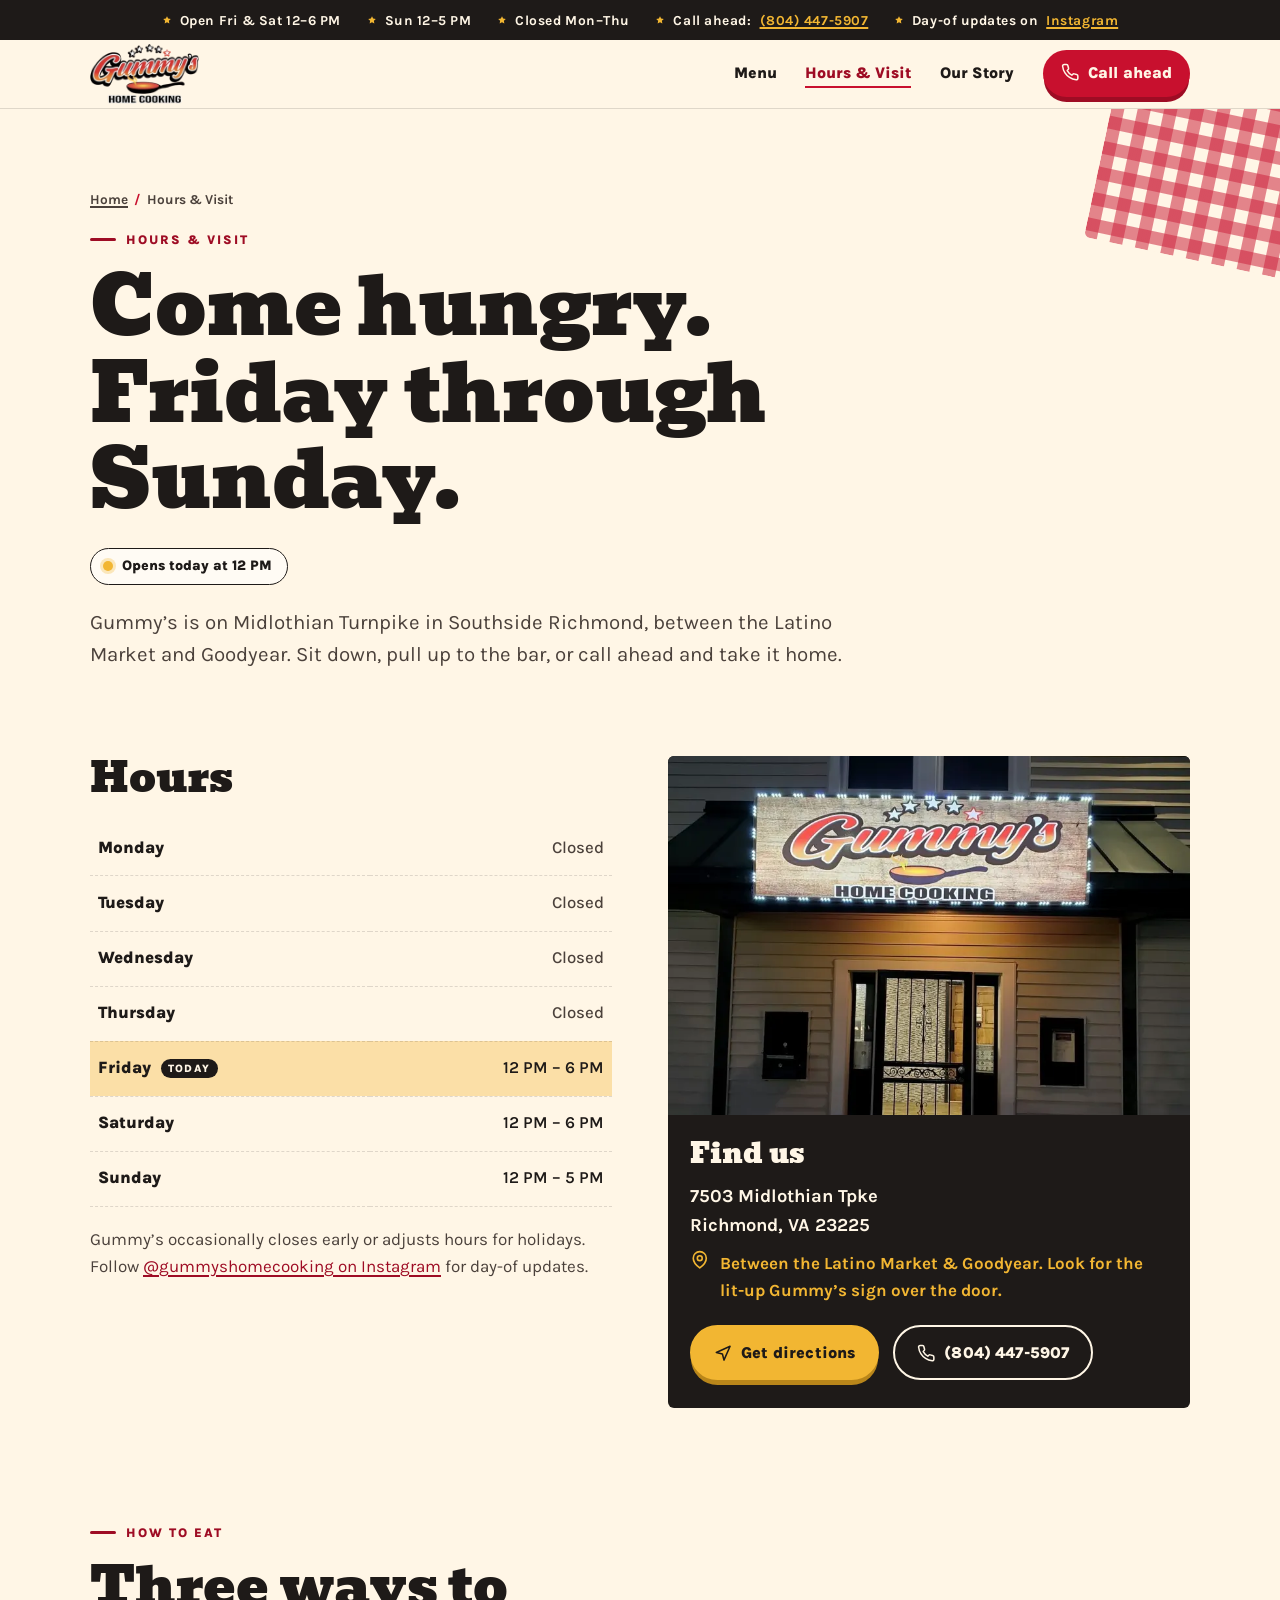
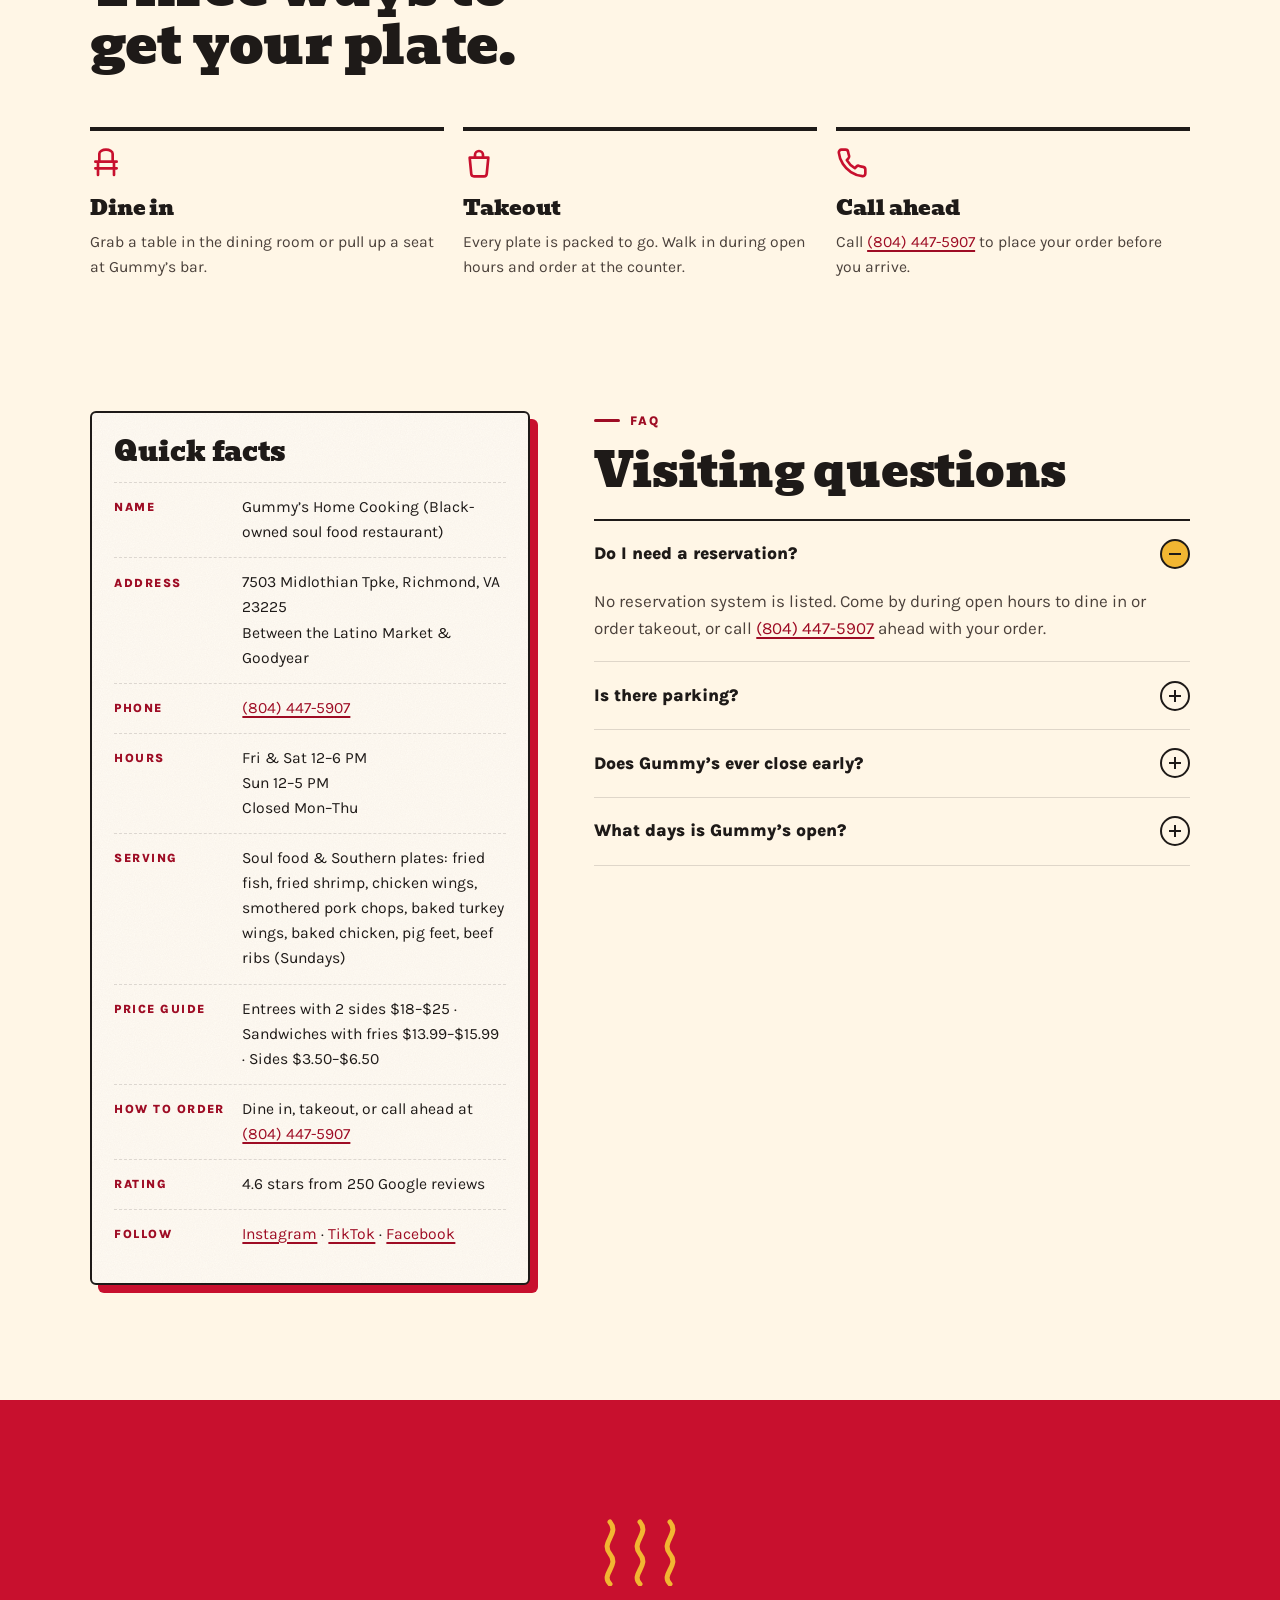
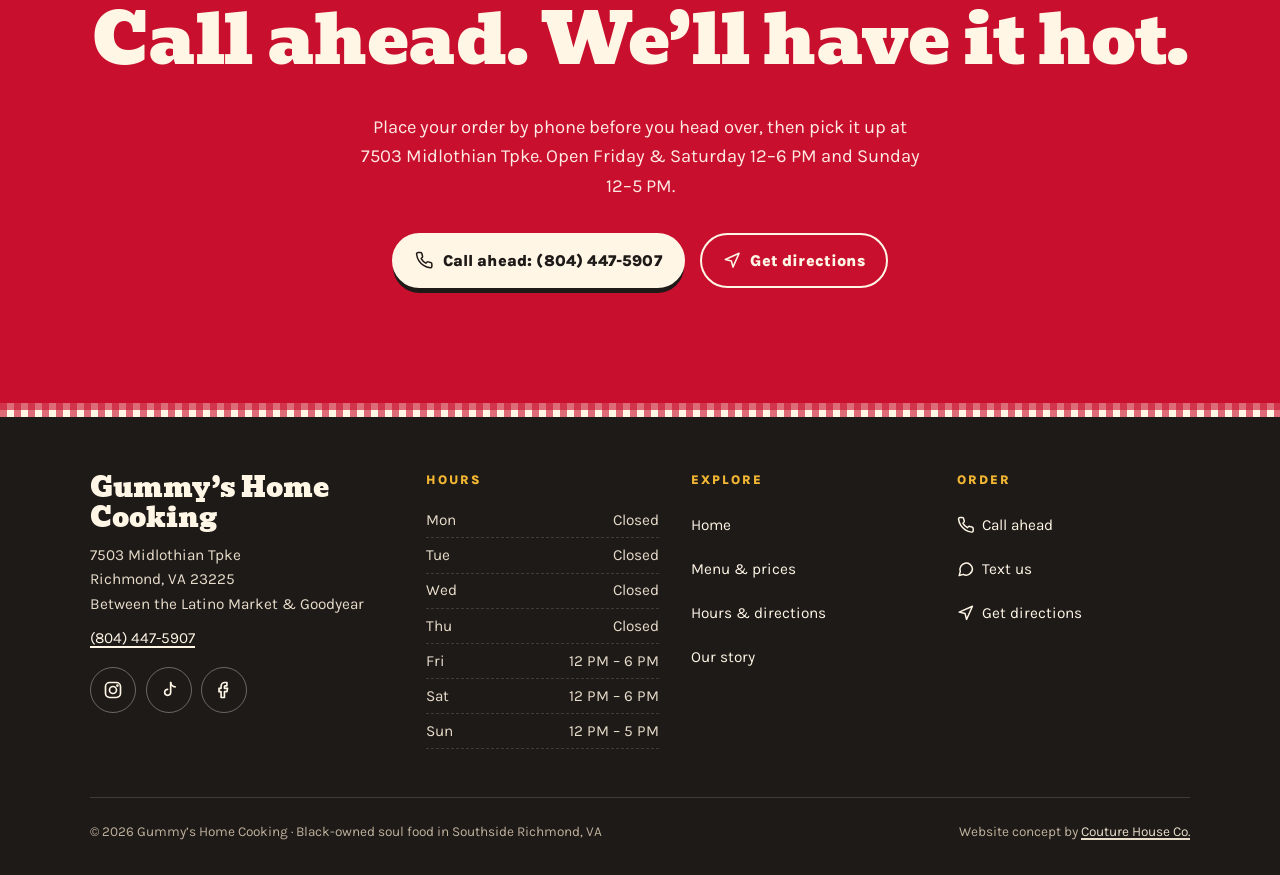
<file: visit.html>
<!doctype html>
<html lang="en">
<head>
<meta charset="utf-8">
<meta name="viewport" content="width=device-width, initial-scale=1, viewport-fit=cover">
<title>Hours & Directions | Gummy's Home Cooking, Richmond, VA</title>
<meta name="description" content="Gummy's hours: Fri & Sat 12–6 PM, Sun 12–5 PM. 7503 Midlothian Tpke, Richmond, VA, between the Latino Market & Goodyear. Dine-in & takeout.">
<link rel="canonical" href="https://gummys-home-cooking-website.netlify.app/visit.html">
<meta name="theme-color" content="#C8102E">
<meta name="robots" content="index, follow, max-image-preview:large">
<meta property="og:type" content="restaurant">
<meta property="og:site_name" content="Gummy&#39;s Home Cooking">
<meta property="og:title" content="Hours & Directions | Gummy's Home Cooking, Richmond, VA">
<meta property="og:description" content="Gummy's hours: Fri & Sat 12–6 PM, Sun 12–5 PM. 7503 Midlothian Tpke, Richmond, VA, between the Latino Market & Goodyear. Dine-in & takeout.">
<meta property="og:url" content="https://gummys-home-cooking-website.netlify.app/visit.html">
<meta property="og:image" content="https://gummys-home-cooking-website.netlify.app/assets/img/og.jpg">
<meta property="og:image:width" content="1200">
<meta property="og:image:height" content="630">
<meta property="og:image:alt" content="Gummy&#39;s Home Cooking — soul food on Midlothian Turnpike, Richmond, VA">
<meta property="og:locale" content="en_US">
<meta name="twitter:card" content="summary_large_image">
<meta name="twitter:title" content="Hours & Directions | Gummy's Home Cooking, Richmond, VA">
<meta name="twitter:description" content="Gummy's hours: Fri & Sat 12–6 PM, Sun 12–5 PM. 7503 Midlothian Tpke, Richmond, VA, between the Latino Market & Goodyear. Dine-in & takeout.">
<meta name="twitter:image" content="https://gummys-home-cooking-website.netlify.app/assets/img/og.jpg">
<meta name="geo.region" content="US-VA">
<meta name="geo.placename" content="Richmond">
<link rel="icon" href="assets/img/favicon.svg" type="image/svg+xml">
<link rel="icon" href="assets/img/favicon-32.png" sizes="32x32" type="image/png">
<link rel="apple-touch-icon" href="assets/img/apple-touch-icon.png">
<link rel="manifest" href="site.webmanifest">
<link rel="preload" href="assets/fonts/bevan-latin-400-normal.woff2" as="font" type="font/woff2" crossorigin>
<link rel="preload" href="assets/fonts/karla-latin-wght-normal.woff2" as="font" type="font/woff2" crossorigin>
<link rel="stylesheet" href="assets/css/fonts.css?v=20260930b">
<link rel="stylesheet" href="assets/css/site.css?v=20260930b">
<script>document.documentElement.classList.add('js')</script>
<script src="assets/js/site.js" defer></script>
<script type="application/ld+json">{
 "@context": "https://schema.org",
 "@graph": [
  {
   "@type": "Restaurant",
   "@id": "https://gummys-home-cooking-website.netlify.app/#restaurant",
   "name": "Gummy's Home Cooking",
   "url": "https://gummys-home-cooking-website.netlify.app/",
   "logo": "https://gummys-home-cooking-website.netlify.app/assets/img/gummys-logo.png",
   "image": [
    "https://gummys-home-cooking-website.netlify.app/assets/img/og.jpg",
    "https://gummys-home-cooking-website.netlify.app/assets/img/storefront-sign-night.webp",
    "https://gummys-home-cooking-website.netlify.app/assets/img/charlies-baked-turkey-wings.webp"
   ],
   "description": "Black-owned soul food restaurant on Midlothian Turnpike in Southside Richmond, VA. Every entree is named for someone in the family and comes with 2 sides. Dine-in, takeout and call-ahead orders.",
   "telephone": "+1-804-447-5907",
   "address": {
    "@type": "PostalAddress",
    "streetAddress": "7503 Midlothian Tpke",
    "addressLocality": "Richmond",
    "addressRegion": "VA",
    "postalCode": "23225",
    "addressCountry": "US"
   },
   "hasMap": "https://www.google.com/maps/search/?api=1&query=Gummy%27s+Home+Cooking+7503+Midlothian+Tpke+Richmond+VA+23225",
   "openingHoursSpecification": [
    {
     "@type": "OpeningHoursSpecification",
     "dayOfWeek": [
      "Friday",
      "Saturday"
     ],
     "opens": "12:00",
     "closes": "18:00"
    },
    {
     "@type": "OpeningHoursSpecification",
     "dayOfWeek": "Sunday",
     "opens": "12:00",
     "closes": "17:00"
    }
   ],
   "servesCuisine": [
    "Soul Food",
    "Southern"
   ],
   "priceRange": "$5–$25",
   "sameAs": [
    "https://www.instagram.com/gummyshomecooking/",
    "https://www.tiktok.com/@gummyshomecooking",
    "https://www.facebook.com/GummysHomeCooking/"
   ],
   "areaServed": [
    {
     "@type": "City",
     "name": "Richmond",
     "containedInPlace": {
      "@type": "State",
      "name": "Virginia"
     }
    },
    {
     "@type": "Place",
     "name": "Southside Richmond"
    }
   ],
   "hasMenu": {
    "@type": "Menu",
    "name": "Gummy's Home Cooking Menu",
    "url": "https://gummys-home-cooking-website.netlify.app/menu.html",
    "inLanguage": "en-US",
    "hasMenuSection": [
     {
      "@type": "MenuSection",
      "name": "Entrees with 2 Sides",
      "hasMenuItem": [
       {
        "@type": "MenuItem",
        "name": "Papa's Fried Fish",
        "description": "Three pieces of fried fish. Served with 2 sides.",
        "offers": {
         "@type": "Offer",
         "price": "20.00",
         "priceCurrency": "USD"
        }
       },
       {
        "@type": "MenuItem",
        "name": "Elma's Fried Shrimp",
        "description": "Ten fried shrimp. Served with 2 sides.",
        "offers": {
         "@type": "Offer",
         "price": "22.00",
         "priceCurrency": "USD"
        }
       },
       {
        "@type": "MenuItem",
        "name": "Papa's & Elma's Fish & Shrimp",
        "description": "Papa's Fried Fish (3) and Elma's Fried Shrimp (4) on one plate. Served with 2 sides.",
        "offers": {
         "@type": "Offer",
         "price": "25.00",
         "priceCurrency": "USD"
        }
       },
       {
        "@type": "MenuItem",
        "name": "Susie's Chicken Wings",
        "description": "Four fried chicken wings. Served with 2 sides.",
        "offers": {
         "@type": "Offer",
         "price": "18.00",
         "priceCurrency": "USD"
        }
       },
       {
        "@type": "MenuItem",
        "name": "Johnnie's Smothered Pork Chops",
        "description": "Two smothered pork chops. Served with 2 sides.",
        "offers": {
         "@type": "Offer",
         "price": "21.00",
         "priceCurrency": "USD"
        }
       },
       {
        "@type": "MenuItem",
        "name": "Charlie's Baked Turkey Wings",
        "description": "Two baked turkey wings. Served with 2 sides.",
        "offers": {
         "@type": "Offer",
         "price": "24.00",
         "priceCurrency": "USD"
        }
       },
       {
        "@type": "MenuItem",
        "name": "Bertha's Baked Chicken",
        "description": "Baked chicken, served with 2 sides."
       },
       {
        "@type": "MenuItem",
        "name": "Wilbur's Pig Feet",
        "description": "Pig feet, served with 2 sides."
       },
       {
        "@type": "MenuItem",
        "name": "Buddy's Beef Ribs",
        "description": "Beef ribs, served on Sundays only. Served with 2 sides."
       }
      ],
      "description": "Every entree is named for someone in the family and comes with 2 sides."
     },
     {
      "@type": "MenuSection",
      "name": "Sides",
      "hasMenuItem": [
       {
        "@type": "MenuItem",
        "name": "Shellie's Mac & Cheese",
        "offers": {
         "@type": "Offer",
         "price": "6.50",
         "priceCurrency": "USD"
        }
       },
       {
        "@type": "MenuItem",
        "name": "Perlene Potato Salad",
        "offers": {
         "@type": "Offer",
         "price": "5.00",
         "priceCurrency": "USD"
        }
       },
       {
        "@type": "MenuItem",
        "name": "Sweet Potato Fries",
        "offers": {
         "@type": "Offer",
         "price": "4.00",
         "priceCurrency": "USD"
        }
       },
       {
        "@type": "MenuItem",
        "name": "Swamp Cabbage",
        "offers": {
         "@type": "Offer",
         "price": "5.00",
         "priceCurrency": "USD"
        }
       },
       {
        "@type": "MenuItem",
        "name": "May-Belle Yams",
        "offers": {
         "@type": "Offer",
         "price": "5.00",
         "priceCurrency": "USD"
        }
       },
       {
        "@type": "MenuItem",
        "name": "Girlie Greens",
        "offers": {
         "@type": "Offer",
         "price": "5.00",
         "priceCurrency": "USD"
        }
       },
       {
        "@type": "MenuItem",
        "name": "French Fries",
        "offers": {
         "@type": "Offer",
         "price": "3.50",
         "priceCurrency": "USD"
        }
       }
      ]
     },
     {
      "@type": "MenuSection",
      "name": "Appetizers",
      "hasMenuItem": [
       {
        "@type": "MenuItem",
        "name": "Fried Mushrooms",
        "offers": {
         "@type": "Offer",
         "price": "5.00",
         "priceCurrency": "USD"
        }
       },
       {
        "@type": "MenuItem",
        "name": "Steak Egg Roll",
        "offers": {
         "@type": "Offer",
         "price": "6.00",
         "priceCurrency": "USD"
        }
       },
       {
        "@type": "MenuItem",
        "name": "Fried Okra",
        "offers": {
         "@type": "Offer",
         "price": "5.00",
         "priceCurrency": "USD"
        }
       },
       {
        "@type": "MenuItem",
        "name": "Onion Rings",
        "offers": {
         "@type": "Offer",
         "price": "5.00",
         "priceCurrency": "USD"
        }
       }
      ]
     },
     {
      "@type": "MenuSection",
      "name": "Sandwiches with Fries",
      "hasMenuItem": [
       {
        "@type": "MenuItem",
        "name": "Pork Chop Sandwich",
        "offers": {
         "@type": "Offer",
         "price": "13.99",
         "priceCurrency": "USD"
        }
       },
       {
        "@type": "MenuItem",
        "name": "Shrimp Po Boy",
        "offers": {
         "@type": "Offer",
         "price": "15.99",
         "priceCurrency": "USD"
        }
       },
       {
        "@type": "MenuItem",
        "name": "Fish Po Boy",
        "offers": {
         "@type": "Offer",
         "price": "14.99",
         "priceCurrency": "USD"
        }
       }
      ]
     },
     {
      "@type": "MenuSection",
      "name": "Salads",
      "hasMenuItem": [
       {
        "@type": "MenuItem",
        "name": "Shrimp Taco Salad",
        "offers": {
         "@type": "Offer",
         "price": "15.99",
         "priceCurrency": "USD"
        }
       },
       {
        "@type": "MenuItem",
        "name": "Fish Taco Salad",
        "offers": {
         "@type": "Offer",
         "price": "13.99",
         "priceCurrency": "USD"
        }
       }
      ]
     },
     {
      "@type": "MenuSection",
      "name": "Kids Meals with Fries & Drink",
      "hasMenuItem": [
       {
        "@type": "MenuItem",
        "name": "Grilled Cheese",
        "offers": {
         "@type": "Offer",
         "price": "5.99",
         "priceCurrency": "USD"
        }
       },
       {
        "@type": "MenuItem",
        "name": "Shrimp (5)",
        "offers": {
         "@type": "Offer",
         "price": "7.99",
         "priceCurrency": "USD"
        }
       },
       {
        "@type": "MenuItem",
        "name": "Chicken Tenders (2)",
        "offers": {
         "@type": "Offer",
         "price": "6.99",
         "priceCurrency": "USD"
        }
       }
      ]
     },
     {
      "@type": "MenuSection",
      "name": "Drinks",
      "hasMenuItem": [
       {
        "@type": "MenuItem",
        "name": "Pepsi Products",
        "offers": {
         "@type": "Offer",
         "price": "2.99",
         "priceCurrency": "USD"
        }
       },
       {
        "@type": "MenuItem",
        "name": "Sweet Tea",
        "offers": {
         "@type": "Offer",
         "price": "2.99",
         "priceCurrency": "USD"
        }
       },
       {
        "@type": "MenuItem",
        "name": "Bottle Water",
        "offers": {
         "@type": "Offer",
         "price": "2.00",
         "priceCurrency": "USD"
        }
       }
      ]
     },
     {
      "@type": "MenuSection",
      "name": "Desserts",
      "hasMenuItem": [
       {
        "@type": "MenuItem",
        "name": "Assorted Dessert",
        "offers": {
         "@type": "Offer",
         "price": "5.00",
         "priceCurrency": "USD"
        }
       }
      ]
     }
    ]
   },
   "amenityFeature": [
    {
     "@type": "LocationFeatureSpecification",
     "name": "Dine-in",
     "value": true
    },
    {
     "@type": "LocationFeatureSpecification",
     "name": "Takeout",
     "value": true
    },
    {
     "@type": "LocationFeatureSpecification",
     "name": "Bar",
     "value": true
    }
   ]
  },
  {
   "@type": "BreadcrumbList",
   "itemListElement": [
    {
     "@type": "ListItem",
     "position": 1,
     "name": "Home",
     "item": "https://gummys-home-cooking-website.netlify.app/"
    },
    {
     "@type": "ListItem",
     "position": 2,
     "name": "Hours & Visit",
     "item": "https://gummys-home-cooking-website.netlify.app/visit.html"
    }
   ]
  },
  {
   "@type": "FAQPage",
   "mainEntity": [
    {
     "@type": "Question",
     "name": "Do I need a reservation?",
     "acceptedAnswer": {
      "@type": "Answer",
      "text": "No reservation system is listed. Come by during open hours to dine in or order takeout, or call (804) 447-5907 ahead with your order."
     }
    },
    {
     "@type": "Question",
     "name": "Is there parking?",
     "acceptedAnswer": {
      "@type": "Answer",
      "text": "Gummy's is on Midlothian Turnpike between the Latino Market and Goodyear. For the best place to park, call (804) 447-5907 before you head over."
     }
    },
    {
     "@type": "Question",
     "name": "Does Gummy's ever close early?",
     "acceptedAnswer": {
      "@type": "Answer",
      "text": "Occasionally. For example, Gummy's has posted Sunday early closings at 4 PM. Day-of changes are posted on Instagram, so check there before you go."
     }
    },
    {
     "@type": "Question",
     "name": "What days is Gummy's open?",
     "acceptedAnswer": {
      "@type": "Answer",
      "text": "Friday, Saturday and Sunday. Friday and Saturday 12 PM to 6 PM, Sunday 12 PM to 5 PM. Closed Monday through Thursday."
     }
    }
   ]
  }
 ]
}</script>
</head>
<body>
<a class="skip-link" href="#main">Skip to content</a>
<div class="ribbon" role="region" aria-label="Hours">
<div class="ribbon-track"><p class="ribbon-set" style="margin:0"><span><svg class="star" viewBox="0 0 24 24" aria-hidden="true" focusable="false"><path d="m12 2.8 2.8 5.8 6.3.9-4.6 4.4 1.1 6.3L12 17.2l-5.6 3 1.1-6.3-4.6-4.4 6.3-.9z"/></svg>Open Fri &amp; Sat 12–6 PM</span><span><svg class="star" viewBox="0 0 24 24" aria-hidden="true" focusable="false"><path d="m12 2.8 2.8 5.8 6.3.9-4.6 4.4 1.1 6.3L12 17.2l-5.6 3 1.1-6.3-4.6-4.4 6.3-.9z"/></svg>Sun 12–5 PM</span><span><svg class="star" viewBox="0 0 24 24" aria-hidden="true" focusable="false"><path d="m12 2.8 2.8 5.8 6.3.9-4.6 4.4 1.1 6.3L12 17.2l-5.6 3 1.1-6.3-4.6-4.4 6.3-.9z"/></svg>Closed Mon–Thu</span><span class="rb-extra"><svg class="star" viewBox="0 0 24 24" aria-hidden="true" focusable="false"><path d="m12 2.8 2.8 5.8 6.3.9-4.6 4.4 1.1 6.3L12 17.2l-5.6 3 1.1-6.3-4.6-4.4 6.3-.9z"/></svg>Call ahead: <a href="tel:+18044475907">(804) 447-5907</a></span><span class="rb-extra"><svg class="star" viewBox="0 0 24 24" aria-hidden="true" focusable="false"><path d="m12 2.8 2.8 5.8 6.3.9-4.6 4.4 1.1 6.3L12 17.2l-5.6 3 1.1-6.3-4.6-4.4 6.3-.9z"/></svg>Day-of updates on <a href="https://www.instagram.com/gummyshomecooking/" rel="noopener">Instagram</a></span></p><p class="ribbon-set" aria-hidden="true" style="margin:0"><span><svg class="star" viewBox="0 0 24 24" aria-hidden="true" focusable="false"><path d="m12 2.8 2.8 5.8 6.3.9-4.6 4.4 1.1 6.3L12 17.2l-5.6 3 1.1-6.3-4.6-4.4 6.3-.9z"/></svg>Open Fri &amp; Sat 12–6 PM</span><span><svg class="star" viewBox="0 0 24 24" aria-hidden="true" focusable="false"><path d="m12 2.8 2.8 5.8 6.3.9-4.6 4.4 1.1 6.3L12 17.2l-5.6 3 1.1-6.3-4.6-4.4 6.3-.9z"/></svg>Sun 12–5 PM</span><span><svg class="star" viewBox="0 0 24 24" aria-hidden="true" focusable="false"><path d="m12 2.8 2.8 5.8 6.3.9-4.6 4.4 1.1 6.3L12 17.2l-5.6 3 1.1-6.3-4.6-4.4 6.3-.9z"/></svg>Closed Mon–Thu</span><span class="rb-extra"><svg class="star" viewBox="0 0 24 24" aria-hidden="true" focusable="false"><path d="m12 2.8 2.8 5.8 6.3.9-4.6 4.4 1.1 6.3L12 17.2l-5.6 3 1.1-6.3-4.6-4.4 6.3-.9z"/></svg>Call ahead: <a tabindex="-1" href="tel:+18044475907">(804) 447-5907</a></span><span class="rb-extra"><svg class="star" viewBox="0 0 24 24" aria-hidden="true" focusable="false"><path d="m12 2.8 2.8 5.8 6.3.9-4.6 4.4 1.1 6.3L12 17.2l-5.6 3 1.1-6.3-4.6-4.4 6.3-.9z"/></svg>Day-of updates on <a tabindex="-1" href="https://www.instagram.com/gummyshomecooking/" rel="noopener">Instagram</a></span></p></div>
</div>
<header class="site-header">
 <div class="wrap header-in">
  <a class="brand" href="index.html" aria-label="Gummy&rsquo;s Home Cooking, home">
   <img src="assets/img/gummys-logo-header.webp" width="240" height="132" alt="Gummy&rsquo;s Home Cooking">
   <span class="brand-text">Gummy&rsquo;s<small>Home Cooking</small></span>
  </a>
  <button class="nav-toggle" type="button" aria-expanded="false" aria-controls="site-nav"><span class="bars"><span></span></span><span class="label">Menu</span></button>
  <nav class="site-nav" id="site-nav" aria-label="Main">
   <ul><li><a href="menu.html">Menu</a></li><li><a href="visit.html" aria-current="page">Hours &amp; Visit</a></li><li><a href="about.html">Our Story</a></li><li class="nav-call"><a class="btn" href="tel:+18044475907"><svg class="icon" viewBox="0 0 24 24" aria-hidden="true" focusable="false"><path d="M22 16.9v3a2 2 0 0 1-2.2 2 19.8 19.8 0 0 1-8.6-3.1 19.5 19.5 0 0 1-6-6A19.8 19.8 0 0 1 2.1 4.2 2 2 0 0 1 4.1 2h3a2 2 0 0 1 2 1.7c.1 1 .4 1.9.7 2.8a2 2 0 0 1-.5 2.1L8.1 9.9a16 16 0 0 0 6 6l1.3-1.3a2 2 0 0 1 2.1-.4c.9.3 1.8.6 2.8.7a2 2 0 0 1 1.7 2z"/></svg>Call ahead</a></li></ul>
  </nav>
 </div>
</header>

<main id="main">
<section class="page-hero" aria-labelledby="visit-title">
 <div class="corner gingham" aria-hidden="true"></div>
 <div class="wrap">
  <nav class="crumbs" aria-label="Breadcrumb"><ol><li><a href="index.html">Home</a></li><li aria-current="page">Hours &amp; Visit</li></ol></nav>
  <p class="eyebrow">Hours &amp; visit</p>
  <h1 id="visit-title">Come hungry. Friday through Sunday.</h1>
  <p class="status-pill" data-open-status data-state="info"><span class="dot" aria-hidden="true"></span><span class="status-text">Open Friday, Saturday &amp; Sunday</span></p>
  <p class="lede">Gummy&rsquo;s is on Midlothian Turnpike in Southside Richmond, between the Latino Market and Goodyear. Sit down, pull up to the bar, or call ahead and take it home.</p>
 </div>
</section>

<section class="section" style="padding-top:0" aria-label="Hours and location">
 <div class="wrap visit-grid">
  <div class="reveal">
   <h2 style="font-size:clamp(1.8rem,5vw,2.6rem)">Hours</h2>
   <table class="hours-table">
    <caption class="visually-hidden">Gummy&rsquo;s Home Cooking weekly hours (Eastern Time)</caption>
    <tbody><tr data-day="1" class="closed"><th scope="row">Monday</th><td>Closed</td></tr><tr data-day="2" class="closed"><th scope="row">Tuesday</th><td>Closed</td></tr><tr data-day="3" class="closed"><th scope="row">Wednesday</th><td>Closed</td></tr><tr data-day="4" class="closed"><th scope="row">Thursday</th><td>Closed</td></tr><tr data-day="5"><th scope="row">Friday</th><td>12 PM – 6 PM</td></tr><tr data-day="6"><th scope="row">Saturday</th><td>12 PM – 6 PM</td></tr><tr data-day="0"><th scope="row">Sunday</th><td>12 PM – 5 PM</td></tr></tbody>
   </table>
   <p style="margin-top:1.2rem;color:var(--ink-soft)">Gummy&rsquo;s occasionally closes early or adjusts hours for holidays. Follow <a href="https://www.instagram.com/gummyshomecooking/" rel="noopener">@gummyshomecooking on Instagram</a> for day-of updates.</p>
  </div>
  <div class="address-card on-dark reveal">
   <img src="assets/img/storefront-sign-night.webp" srcset="assets/img/storefront-sign-night-800.webp 800w, assets/img/storefront-sign-night.webp 1080w" sizes="(min-width: 900px) 45vw, 92vw" width="1080" height="1080" alt="Gummy&rsquo;s Home Cooking storefront at night with its lit-up red script sign above the front door" loading="lazy" decoding="async">
   <div class="in">
    <h2>Find us</h2>
    <address>7503 Midlothian Tpke<br>Richmond, VA 23225</address>
    <p class="wayfind"><svg class="icon" viewBox="0 0 24 24" aria-hidden="true" focusable="false"><path d="M20 10c0 6-8 12-8 12s-8-6-8-12a8 8 0 0 1 16 0z"/><circle cx="12" cy="10" r="3"/></svg><span>Between the Latino Market &amp; Goodyear. Look for the lit-up Gummy&rsquo;s sign over the door.</span></p>
    <div class="btn-row">
     <a class="btn btn--mustard" href="https://www.google.com/maps/dir/?api=1&destination=Gummy%27s+Home+Cooking%2C+7503+Midlothian+Tpke%2C+Richmond%2C+VA+23225" rel="noopener"><svg class="icon" viewBox="0 0 24 24" aria-hidden="true" focusable="false"><path d="M3 11 21 3l-8 18-2-8z"/></svg>Get directions</a>
     <a class="btn btn--ghost" href="tel:+18044475907"><svg class="icon" viewBox="0 0 24 24" aria-hidden="true" focusable="false"><path d="M22 16.9v3a2 2 0 0 1-2.2 2 19.8 19.8 0 0 1-8.6-3.1 19.5 19.5 0 0 1-6-6A19.8 19.8 0 0 1 2.1 4.2 2 2 0 0 1 4.1 2h3a2 2 0 0 1 2 1.7c.1 1 .4 1.9.7 2.8a2 2 0 0 1-.5 2.1L8.1 9.9a16 16 0 0 0 6 6l1.3-1.3a2 2 0 0 1 2.1-.4c.9.3 1.8.6 2.8.7a2 2 0 0 1 1.7 2z"/></svg>(804) 447-5907</a>
    </div>
   </div>
  </div>
 </div>
</section>

<section class="section" style="padding-top:0" aria-labelledby="ways-title">
 <div class="wrap">
  <div class="section-head reveal"><p class="eyebrow">How to eat</p><h2 id="ways-title">Three ways to get your plate.</h2></div>
  <div class="ways reveal">
   <div class="way"><svg class="icon" viewBox="0 0 24 24" aria-hidden="true" focusable="false"><path d="M4 11h16M6 11v10M18 11v10M7 11V5a5 3 0 0 1 10 0v6M4 16h16"/></svg><h3>Dine in</h3><p>Grab a table in the dining room or pull up a seat at Gummy&rsquo;s bar.</p></div>
   <div class="way"><svg class="icon" viewBox="0 0 24 24" aria-hidden="true" focusable="false"><path d="M5 8h14l-1.2 12.2a2 2 0 0 1-2 1.8H8.2a2 2 0 0 1-2-1.8z"/><path d="M9 8V6a3 3 0 0 1 6 0v2"/></svg><h3>Takeout</h3><p>Every plate is packed to go. Walk in during open hours and order at the counter.</p></div>
   <div class="way"><svg class="icon" viewBox="0 0 24 24" aria-hidden="true" focusable="false"><path d="M22 16.9v3a2 2 0 0 1-2.2 2 19.8 19.8 0 0 1-8.6-3.1 19.5 19.5 0 0 1-6-6A19.8 19.8 0 0 1 2.1 4.2 2 2 0 0 1 4.1 2h3a2 2 0 0 1 2 1.7c.1 1 .4 1.9.7 2.8a2 2 0 0 1-.5 2.1L8.1 9.9a16 16 0 0 0 6 6l1.3-1.3a2 2 0 0 1 2.1-.4c.9.3 1.8.6 2.8.7a2 2 0 0 1 1.7 2z"/></svg><h3>Call ahead</h3><p>Call <a href="tel:+18044475907">(804) 447-5907</a> to place your order before you arrive.</p></div>
  </div>
 </div>
</section>

<section class="section" style="padding-top:0" aria-label="Quick facts and visiting questions">
 <div class="wrap facts-grid">
  <div class="reveal"><aside class="facts-card facts" aria-labelledby="qf-title">
 <h2 id="qf-title">Quick facts</h2>
 <dl>
  <div class="facts-row"><dt>Name</dt><dd>Gummy&rsquo;s Home Cooking (Black-owned soul food restaurant)</dd></div>
  <div class="facts-row"><dt>Address</dt><dd>7503 Midlothian Tpke, Richmond, VA 23225<br>Between the Latino Market &amp; Goodyear</dd></div>
  <div class="facts-row"><dt>Phone</dt><dd><a href="tel:+18044475907">(804) 447-5907</a></dd></div>
  <div class="facts-row"><dt>Hours</dt><dd>Fri &amp; Sat 12–6 PM<br>Sun 12–5 PM<br>Closed Mon–Thu</dd></div>
  <div class="facts-row"><dt>Serving</dt><dd>Soul food &amp; Southern plates: fried fish, fried shrimp, chicken wings, smothered pork chops, baked turkey wings, baked chicken, pig feet, beef ribs (Sundays)</dd></div>
  <div class="facts-row"><dt>Price guide</dt><dd>Entrees with 2 sides $18–$25 &middot; Sandwiches with fries $13.99–$15.99 &middot; Sides $3.50–$6.50</dd></div>
  <div class="facts-row"><dt>How to order</dt><dd>Dine in, takeout, or call ahead at <a href="tel:+18044475907">(804) 447-5907</a></dd></div>
  <div class="facts-row"><dt>Rating</dt><dd>4.6 stars from 250 Google reviews</dd></div>
  <div class="facts-row"><dt>Follow</dt><dd><a href="https://www.instagram.com/gummyshomecooking/" rel="noopener">Instagram</a> &middot; <a href="https://www.tiktok.com/@gummyshomecooking" rel="noopener">TikTok</a> &middot; <a href="https://www.facebook.com/GummysHomeCooking/" rel="noopener">Facebook</a></dd></div>
 </dl>
</aside></div>
  <div class="reveal"><div class="faq"><p class="eyebrow">FAQ</p><h2>Visiting questions</h2><div class="faq-list"><details open><summary>Do I need a reservation?<span class="plus" aria-hidden="true"></span></summary><p>No reservation system is listed. Come by during open hours to dine in or order takeout, or call <a href="tel:+18044475907">(804) 447-5907</a> ahead with your order.</p></details><details><summary>Is there parking?<span class="plus" aria-hidden="true"></span></summary><p>Gummy&rsquo;s is on Midlothian Turnpike between the Latino Market and Goodyear. For the best place to park, call <a href="tel:+18044475907">(804) 447-5907</a> before you head over.</p></details><details><summary>Does Gummy&rsquo;s ever close early?<span class="plus" aria-hidden="true"></span></summary><p>Occasionally. For example, Gummy&rsquo;s has posted Sunday early closings at 4 PM. Day-of changes are posted on <a href="https://www.instagram.com/gummyshomecooking/" rel="noopener">Instagram</a>, so check there before you go.</p></details><details><summary>What days is Gummy&rsquo;s open?<span class="plus" aria-hidden="true"></span></summary><p>Friday, Saturday and Sunday. Friday and Saturday 12 PM to 6 PM, Sunday 12 PM to 5 PM. Closed Monday through Thursday.</p></details></div></div></div>
 </div>
</section>
<section class="cta section on-dark" aria-labelledby="cta-title">
 <div class="wrap reveal">
  <svg class="cta-steam" viewBox="0 0 120 70" aria-hidden="true" focusable="false">
 <path d="M30 68c-10-10 10-18 0-30s10-20 0-32"/><path d="M60 68c-10-10 10-18 0-30s10-20 0-32"/><path d="M90 68c-10-10 10-18 0-30s10-20 0-32"/>
</svg>
  <h2 id="cta-title">Call ahead. We&rsquo;ll have it hot.</h2>
  <p>Place your order by phone before you head over, then pick it up at 7503 Midlothian Tpke. Open Friday &amp; Saturday 12–6 PM and Sunday 12–5 PM.</p>
  <div class="btn-row">
   <a class="btn" href="tel:+18044475907"><svg class="icon" viewBox="0 0 24 24" aria-hidden="true" focusable="false"><path d="M22 16.9v3a2 2 0 0 1-2.2 2 19.8 19.8 0 0 1-8.6-3.1 19.5 19.5 0 0 1-6-6A19.8 19.8 0 0 1 2.1 4.2 2 2 0 0 1 4.1 2h3a2 2 0 0 1 2 1.7c.1 1 .4 1.9.7 2.8a2 2 0 0 1-.5 2.1L8.1 9.9a16 16 0 0 0 6 6l1.3-1.3a2 2 0 0 1 2.1-.4c.9.3 1.8.6 2.8.7a2 2 0 0 1 1.7 2z"/></svg>Call ahead: (804) 447-5907</a>
   <a class="btn btn--ghost" href="https://www.google.com/maps/dir/?api=1&destination=Gummy%27s+Home+Cooking%2C+7503+Midlothian+Tpke%2C+Richmond%2C+VA+23225" rel="noopener"><svg class="icon" viewBox="0 0 24 24" aria-hidden="true" focusable="false"><path d="M3 11 21 3l-8 18-2-8z"/></svg>Get directions</a>
  </div>
 </div>
</section>
</main>
<footer class="site-footer">
 <div class="gingham-rule" aria-hidden="true"></div>
 <div class="wrap">
  <div class="footer-grid">
   <div class="footer-brand">
    <p class="name">Gummy&rsquo;s Home Cooking</p>
    <address>7503 Midlothian Tpke<br>Richmond, VA 23225<br><span>Between the Latino Market &amp; Goodyear</span></address>
    <p><a href="tel:+18044475907">(804) 447-5907</a></p>
    <div class="socials">
     <a href="https://www.instagram.com/gummyshomecooking/" rel="noopener" aria-label="Gummy&rsquo;s on Instagram"><svg class="icon" viewBox="0 0 24 24" aria-hidden="true" focusable="false"><rect x="3" y="3" width="18" height="18" rx="5"/><circle cx="12" cy="12" r="4.2"/><circle cx="17.3" cy="6.7" r=".6" fill="currentColor"/></svg></a>
     <a href="https://www.tiktok.com/@gummyshomecooking" rel="noopener" aria-label="Gummy&rsquo;s on TikTok"><svg class="icon" viewBox="0 0 24 24" aria-hidden="true" focusable="false"><path d="M14 3v11.8a3.6 3.6 0 1 1-3.6-3.6"/><path d="M14 3c.4 2.9 2.5 5 5.4 5.3"/></svg></a>
     <a href="https://www.facebook.com/GummysHomeCooking/" rel="noopener" aria-label="Gummy&rsquo;s on Facebook"><svg class="icon" viewBox="0 0 24 24" aria-hidden="true" focusable="false"><path d="M15.5 3H13a4.5 4.5 0 0 0-4.5 4.5V10H6v4h2.5v7h4v-7h3l.8-4h-3.8V7.8c0-.5.4-.8.8-.8h2.2z"/></svg></a>
    </div>
   </div>
   <div>
    <h2>Hours</h2>
    <ul class="footer-hours"><li><span>Mon</span><span>Closed</span></li><li><span>Tue</span><span>Closed</span></li><li><span>Wed</span><span>Closed</span></li><li><span>Thu</span><span>Closed</span></li><li><span>Fri</span><span>12 PM – 6 PM</span></li><li><span>Sat</span><span>12 PM – 6 PM</span></li><li><span>Sun</span><span>12 PM – 5 PM</span></li></ul>
   </div>
   <div>
    <h2>Explore</h2>
    <ul class="footer-list">
     <li><a href="index.html">Home</a></li>
     <li><a href="menu.html">Menu &amp; prices</a></li>
     <li><a href="visit.html">Hours &amp; directions</a></li>
     <li><a href="about.html">Our story</a></li>
    </ul>
   </div>
   <div>
    <h2>Order</h2>
    <ul class="footer-list">
     <li><a href="tel:+18044475907"><svg class="icon" viewBox="0 0 24 24" aria-hidden="true" focusable="false"><path d="M22 16.9v3a2 2 0 0 1-2.2 2 19.8 19.8 0 0 1-8.6-3.1 19.5 19.5 0 0 1-6-6A19.8 19.8 0 0 1 2.1 4.2 2 2 0 0 1 4.1 2h3a2 2 0 0 1 2 1.7c.1 1 .4 1.9.7 2.8a2 2 0 0 1-.5 2.1L8.1 9.9a16 16 0 0 0 6 6l1.3-1.3a2 2 0 0 1 2.1-.4c.9.3 1.8.6 2.8.7a2 2 0 0 1 1.7 2z"/></svg>Call ahead</a></li>
     <li><a href="sms:+18044475907"><svg class="icon" viewBox="0 0 24 24" aria-hidden="true" focusable="false"><path d="M21 12a8.5 8.5 0 0 1-12.5 7.5L3 21l1.5-5.5A8.5 8.5 0 1 1 21 12z"/></svg>Text us</a></li>
     <li><a href="https://www.google.com/maps/dir/?api=1&destination=Gummy%27s+Home+Cooking%2C+7503+Midlothian+Tpke%2C+Richmond%2C+VA+23225" rel="noopener"><svg class="icon" viewBox="0 0 24 24" aria-hidden="true" focusable="false"><path d="M3 11 21 3l-8 18-2-8z"/></svg>Get directions</a></li>
    </ul>
   </div>
  </div>
  <div class="footer-base">
   <p style="margin:0">&copy; <span data-year>2026</span> Gummy&rsquo;s Home Cooking &middot; Black-owned soul food in Southside Richmond, VA</p>
   <p style="margin:0">Website concept by <a href="https://couturehouse.co" rel="noopener">Couture House Co.</a></p>
  </div>
 </div>
</footer>
<nav class="mobile-bar" aria-label="Quick actions">
 <a href="tel:+18044475907"><svg class="icon" viewBox="0 0 24 24" aria-hidden="true" focusable="false"><path d="M22 16.9v3a2 2 0 0 1-2.2 2 19.8 19.8 0 0 1-8.6-3.1 19.5 19.5 0 0 1-6-6A19.8 19.8 0 0 1 2.1 4.2 2 2 0 0 1 4.1 2h3a2 2 0 0 1 2 1.7c.1 1 .4 1.9.7 2.8a2 2 0 0 1-.5 2.1L8.1 9.9a16 16 0 0 0 6 6l1.3-1.3a2 2 0 0 1 2.1-.4c.9.3 1.8.6 2.8.7a2 2 0 0 1 1.7 2z"/></svg>Call ahead</a>
 <a href="menu.html"><svg class="icon" viewBox="0 0 24 24" aria-hidden="true" focusable="false"><path d="M5 3v8a2 2 0 0 0 2 2h0a2 2 0 0 0 2-2V3M7 13v8M17 21V3c-2.2 0-4 2.7-4 6.5V13h4"/></svg>Menu</a>
 <a href="https://www.google.com/maps/dir/?api=1&destination=Gummy%27s+Home+Cooking%2C+7503+Midlothian+Tpke%2C+Richmond%2C+VA+23225" rel="noopener"><svg class="icon" viewBox="0 0 24 24" aria-hidden="true" focusable="false"><path d="M3 11 21 3l-8 18-2-8z"/></svg>Directions</a>
</nav>
</body>
</html>
</file>
<file: assets/css/fonts.css>
/* Self-hosted fonts (Fontsource, latin subset). Licenses: SIL Open Font License 1.1 */
@font-face {
  font-family: "Bevan";
  font-style: normal;
  font-weight: 400;
  font-display: swap;
  src: url("../fonts/bevan-latin-400-normal.woff2") format("woff2");
  unicode-range: U+0000-00FF, U+0131, U+0152-0153, U+02BB-02BC, U+02C6, U+02DA, U+02DC, U+0304, U+0308, U+0329, U+2000-206F, U+20AC, U+2122, U+2191, U+2193, U+2212, U+2215, U+FEFF, U+FFFD;
}
@font-face {
  font-family: "Caveat";
  font-style: normal;
  font-weight: 400 700;
  font-display: swap;
  src: url("../fonts/caveat-latin-wght-normal.woff2") format("woff2-variations");
  unicode-range: U+0000-00FF, U+0131, U+0152-0153, U+02BB-02BC, U+02C6, U+02DA, U+02DC, U+0304, U+0308, U+0329, U+2000-206F, U+20AC, U+2122, U+2191, U+2193, U+2212, U+2215, U+FEFF, U+FFFD;
}
@font-face {
  font-family: "Karla";
  font-style: normal;
  font-weight: 200 800;
  font-display: swap;
  src: url("../fonts/karla-latin-wght-normal.woff2") format("woff2-variations");
  unicode-range: U+0000-00FF, U+0131, U+0152-0153, U+02BB-02BC, U+02C6, U+02DA, U+02DC, U+0304, U+0308, U+0329, U+2000-206F, U+20AC, U+2122, U+2191, U+2193, U+2212, U+2215, U+FEFF, U+FFFD;
}
@font-face {
  font-family: "Karla";
  font-style: italic;
  font-weight: 200 800;
  font-display: swap;
  src: url("../fonts/karla-latin-wght-italic.woff2") format("woff2-variations");
  unicode-range: U+0000-00FF, U+0131, U+0152-0153, U+02BB-02BC, U+02C6, U+02DA, U+02DC, U+0304, U+0308, U+0329, U+2000-206F, U+20AC, U+2122, U+2191, U+2193, U+2212, U+2215, U+FEFF, U+FFFD;
}
</file>
<file: assets/css/site.css>
/* Gummy's Home Cooking — "Sunday Supper" — site stylesheet (mobile-first) */
:root {
  --red: #C8102E;
  --red-deep: #9E0C24;
  --mustard: #F2B632;
  --mustard-soft: #F8D685;
  --cream: #FFF6E6;
  --paper: #FFFBF4;
  --iron: #1E1A18;
  --iron-2: #2B2522;
  --green: #2F5D3A;
  --ink: #1E1A18;
  --ink-soft: #4B413B;
  --rule: rgba(30, 26, 24, .14);
  --display: "Bevan", "Rockwell", "Roboto Slab", Georgia, serif;
  --script: "Caveat", "Bradley Hand", "Segoe Script", cursive;
  --body: "Karla", "Nunito Sans", "Helvetica Neue", Arial, sans-serif;
  --wrap: 1180px;
  --gut: clamp(1.1rem, 4vw, 2.5rem);
  --radius: 6px;
  --shadow: 0 1px 0 rgba(30,26,24,.06), 0 14px 30px -14px rgba(30,26,24,.35);
  --header-h: 68px;
  --paper-tex: url("data:image/svg+xml,%3Csvg xmlns='http://www.w3.org/2000/svg' width='160' height='160'%3E%3Cfilter id='n'%3E%3CfeTurbulence type='fractalNoise' baseFrequency='.85' numOctaves='3' stitchTiles='stitch'/%3E%3CfeColorMatrix values='0 0 0 0 .45 0 0 0 0 .33 0 0 0 0 .2 0 0 0 .09 0'/%3E%3C/filter%3E%3Crect width='100%25' height='100%25' filter='url(%23n)'/%3E%3C/svg%3E");
}

*, *::before, *::after { box-sizing: border-box; }
html { -webkit-text-size-adjust: 100%; scroll-padding-top: calc(var(--header-h) + 16px); }
@media (prefers-reduced-motion: no-preference) { html { scroll-behavior: smooth; } }
body {
  margin: 0;
  background: var(--cream);
  color: var(--ink);
  font-family: var(--body);
  font-size: 1.0625rem;
  line-height: 1.6;
  overflow-x: hidden;
}

/* Page scrollbars — warm "Sunday Supper" track + tomato thumb (Firefox + Chromium) */
html {
  scrollbar-width: thin;
  scrollbar-color: var(--red-deep) var(--mustard-soft);
}
*::-webkit-scrollbar {
  width: 11px;
  height: 11px;
}
*::-webkit-scrollbar-track {
  background: linear-gradient(180deg, var(--paper) 0%, var(--cream) 100%);
  border-inline-start: 1px solid var(--rule);
}
*::-webkit-scrollbar-thumb {
  background: linear-gradient(180deg, var(--red) 0%, var(--red-deep) 100%);
  border-radius: 999px;
  border: 2px solid var(--paper);
  box-shadow: inset 0 1px 0 rgba(255, 246, 230, .25);
}
*::-webkit-scrollbar-thumb:hover {
  background: linear-gradient(180deg, var(--mustard) 0%, #D9A028 100%);
  border-color: var(--red-deep);
}
*::-webkit-scrollbar-corner {
  background: var(--cream);
}

img { max-width: 100%; height: auto; display: block; }
a { color: var(--red-deep); text-underline-offset: .18em; text-decoration-thickness: 1.5px; }
a:hover { color: var(--red); }
h1, h2, h3, h4 { font-family: var(--display); font-weight: 400; line-height: 1.08; margin: 0 0 .5em; letter-spacing: -.005em; text-wrap: balance; }
p { margin: 0 0 1em; text-wrap: pretty; }
ul, ol { padding: 0; margin: 0; list-style: none; }
:focus-visible { outline: 3px solid var(--mustard); outline-offset: 3px; box-shadow: 0 0 0 6px var(--iron); border-radius: 3px; }
.visually-hidden { position: absolute !important; width: 1px; height: 1px; overflow: hidden; clip: rect(0 0 0 0); white-space: nowrap; }
.skip-link { position: absolute; left: 1rem; top: -100px; z-index: 200; background: var(--iron); color: var(--cream); padding: .75rem 1rem; font-weight: 700; border-radius: var(--radius); }
.skip-link:focus { top: 1rem; color: var(--cream); }
.wrap { width: 100%; max-width: var(--wrap); margin: 0 auto; padding: 0 var(--gut); }
.eyebrow { font-family: var(--body); font-size: .8rem; font-weight: 800; letter-spacing: .16em; text-transform: uppercase; color: var(--red-deep); margin: 0 0 .9rem; display: flex; align-items: center; gap: .6rem; }
.eyebrow::before { content: ""; width: 26px; height: 3px; background: currentColor; border-radius: 2px; flex: none; }
.on-dark .eyebrow { color: var(--mustard); }
.lede { font-size: clamp(1.1rem, 2.2vw, 1.28rem); color: var(--ink-soft); max-width: 36em; }
.on-dark .lede { color: #EADFCC; }
.on-dark a:not(.btn) { color: var(--mustard); }
.on-dark a:not(.btn):hover { color: var(--cream); }
section { position: relative; }
.section { padding: clamp(4rem, 9vw, 7.5rem) 0; }
.section-head { max-width: 44rem; margin-bottom: clamp(2rem, 5vw, 3.25rem); }
.section-head h2 { font-size: clamp(2rem, 6vw, 3.4rem); }
.icon { width: 1.15em; height: 1.15em; flex: none; fill: none; stroke: currentColor; stroke-width: 2; stroke-linecap: round; stroke-linejoin: round; }

/* gingham tablecloth */
.gingham {
  background-color: var(--cream);
  background-image:
    linear-gradient(90deg, rgba(200,16,46,.55) 50%, transparent 50%),
    linear-gradient(rgba(200,16,46,.55) 50%, transparent 50%);
  background-size: 26px 26px;
}
.gingham-rule { height: 14px; background-image: linear-gradient(90deg, rgba(200,16,46,.6) 50%, transparent 50%), linear-gradient(rgba(200,16,46,.6) 50%, transparent 50%); background-size: 14px 14px; background-color: var(--cream); }

/* ---------- buttons ---------- */
.btn { --bg: var(--red); --fg: var(--cream); display: inline-flex; align-items: center; justify-content: center; gap: .55rem; min-height: 50px; padding: .8rem 1.35rem; border-radius: 999px; background: var(--bg); color: var(--fg); font-family: var(--body); font-weight: 800; font-size: 1rem; letter-spacing: .01em; text-decoration: none; border: 2px solid var(--bg); cursor: pointer; transition: transform .2s ease, background-color .2s ease, box-shadow .2s ease; box-shadow: 0 6px 0 -1px var(--red-deep); }
.btn:hover { color: var(--fg); transform: translateY(-2px); box-shadow: 0 8px 0 -1px var(--red-deep); }
.btn:active { transform: translateY(2px); box-shadow: 0 3px 0 -1px var(--red-deep); }
.btn--ghost { --bg: transparent; --fg: var(--ink); border-color: var(--ink); box-shadow: none; }
.btn--ghost:hover { --bg: var(--ink); --fg: var(--cream); box-shadow: none; }
.btn--mustard { --bg: var(--mustard); --fg: var(--iron); box-shadow: 0 6px 0 -1px #B9861A; }
.btn--mustard:hover { box-shadow: 0 8px 0 -1px #B9861A; }
.on-dark .btn--ghost { --fg: var(--cream); border-color: var(--cream); }
.on-dark .btn--ghost:hover { --bg: var(--cream); --fg: var(--iron); }
.btn-row { display: flex; flex-wrap: wrap; gap: .9rem; align-items: center; }

/* ---------- hours ribbon ---------- */
.ribbon { background: var(--iron); color: var(--cream); font-size: .86rem; font-weight: 700; letter-spacing: .04em; overflow: hidden; position: relative; }
.ribbon a { color: var(--mustard); }
.ribbon-track { display: flex; width: max-content; }
.ribbon-set { display: flex; align-items: center; gap: 1.6rem; padding: .55rem .8rem; white-space: nowrap; }
.ribbon-set span { display: inline-flex; align-items: center; gap: .5rem; }
.ribbon-set .star { width: 10px; height: 10px; fill: var(--mustard); }
.js .ribbon-track { animation: marquee 32s linear infinite; }
.ribbon:hover .ribbon-track, .ribbon:focus-within .ribbon-track { animation-play-state: paused; }
@keyframes marquee { to { transform: translateX(-50%); } }
@media (min-width: 900px) {
  .js .ribbon-track, .ribbon-track { animation: none; width: auto; justify-content: center; }
  .ribbon-set[aria-hidden="true"] { display: none; }
}

/* ---------- header ---------- */
.site-header { position: sticky; top: 0; z-index: 100; background: rgba(255,246,230,.94); backdrop-filter: saturate(1.2) blur(10px); -webkit-backdrop-filter: saturate(1.2) blur(10px); border-bottom: 1px solid var(--rule); }
.header-in { display: flex; align-items: center; justify-content: space-between; gap: 1rem; min-height: var(--header-h); }
.brand { display: inline-flex; align-items: center; gap: .7rem; text-decoration: none; color: var(--ink); min-height: 44px; }
.brand img { width: auto; height: 50px; display: block; }
@media (min-width: 900px) { .brand img { height: 60px; } }
.brand-text { position: absolute !important; width: 1px; height: 1px; overflow: hidden; clip: rect(0 0 0 0); white-space: nowrap; }
.brand-text { font-family: var(--display); font-size: 1.02rem; line-height: 1.05; }
.brand-text small { display: block; font-family: var(--body); font-weight: 700; font-size: .68rem; letter-spacing: .16em; text-transform: uppercase; color: var(--ink-soft); margin-top: .2rem; }
.nav-toggle { display: inline-flex; align-items: center; gap: .5rem; min-height: 46px; min-width: 46px; padding: 0 .9rem; border: 2px solid var(--ink); background: transparent; color: var(--ink); border-radius: 999px; font: 800 .9rem var(--body); cursor: pointer; }
.nav-toggle .bars { width: 18px; height: 12px; position: relative; }
.nav-toggle .bars::before, .nav-toggle .bars::after, .nav-toggle .bars span { content: ""; position: absolute; left: 0; right: 0; height: 2px; background: currentColor; border-radius: 2px; transition: transform .25s ease, opacity .2s; }
.nav-toggle .bars::before { top: 0; } .nav-toggle .bars span { top: 5px; } .nav-toggle .bars::after { bottom: 0; }
.nav-toggle[aria-expanded="true"] .bars::before { transform: translateY(5px) rotate(45deg); }
.nav-toggle[aria-expanded="true"] .bars::after { transform: translateY(-5px) rotate(-45deg); }
.nav-toggle[aria-expanded="true"] .bars span { opacity: 0; }
.site-nav { display: none; }
.site-nav.is-open { display: block; position: absolute; left: 0; right: 0; top: 100%; background: var(--cream); border-bottom: 1px solid var(--rule); box-shadow: 0 20px 30px -20px rgba(30,26,24,.4); padding: .5rem var(--gut) 1.5rem; }
.site-nav ul { display: flex; flex-direction: column; }
.site-nav a { display: flex; align-items: center; justify-content: space-between; min-height: 54px; font-family: var(--display); font-size: 1.45rem; color: var(--ink); text-decoration: none; border-bottom: 1px dashed var(--rule); }
.site-nav a[aria-current="page"] { color: var(--red-deep); }
.site-nav .nav-call { margin-top: 1rem; border: 0; }
.site-nav .nav-call .btn { width: 100%; font-family: var(--body); font-size: 1rem; justify-content: center; color: var(--cream); border-bottom: 2px solid var(--red); }
@media (min-width: 900px) {
  .nav-toggle { display: none; }
  .site-nav, .site-nav.is-open { display: block; position: static; background: none; box-shadow: none; border: 0; padding: 0; }
  .site-nav ul { flex-direction: row; align-items: center; gap: 1.8rem; }
  .site-nav a { font-family: var(--body); font-weight: 800; font-size: .98rem; min-height: 44px; border: 0; position: relative; }
  .site-nav a:not(.btn)::after { content: ""; position: absolute; left: 0; right: 0; bottom: 8px; height: 2px; background: var(--red); transform: scaleX(0); transform-origin: left; transition: transform .25s ease; }
  .site-nav a:not(.btn):hover::after, .site-nav a[aria-current="page"]::after { transform: scaleX(1); }
  .site-nav .nav-call { margin: 0; }
  .site-nav .nav-call .btn { width: auto; min-height: 46px; padding: .6rem 1.1rem; color: var(--cream); }
}

/* ---------- hero ---------- */
.hero { padding: clamp(2.25rem, 6vw, 4.5rem) 0 clamp(3.5rem, 8vw, 6rem); overflow: hidden; }
.hero-grid { display: grid; gap: 2.5rem; align-items: center; }
@media (min-width: 900px) { .hero-grid { grid-template-columns: 1.18fr .82fr; gap: 3rem; } }
.hero h1 { font-size: clamp(2.5rem, 9.6vw, 4.2rem); margin-bottom: .35em; }
@media (min-width: 900px) and (max-width: 1100px) { .hero h1 { font-size: 3.4rem; } }
.hero h1 .accent { color: var(--red); display: block; }
.hero .lede { margin-bottom: 1.6rem; }
.status-pill { display: inline-flex; align-items: center; gap: .55rem; background: var(--paper); border: 1.5px solid var(--ink); border-radius: 999px; padding: .4rem .95rem .4rem .75rem; font-weight: 800; font-size: .88rem; margin-bottom: 1.3rem; }
.status-pill .dot { width: 10px; height: 10px; border-radius: 50%; background: var(--mustard); box-shadow: 0 0 0 3px rgba(242,182,50,.3); flex: none; }
.status-pill[data-state="open"] .dot { background: #2E8B4B; box-shadow: 0 0 0 3px rgba(46,139,75,.25); }
.status-pill[data-state="closed"] .dot { background: var(--red); box-shadow: 0 0 0 3px rgba(200,16,46,.2); }
.hero-meta { display: flex; flex-wrap: wrap; gap: .5rem 1.4rem; margin-top: 1.6rem; font-size: .95rem; color: var(--ink-soft); font-weight: 600; }
.hero-meta span { display: inline-flex; align-items: center; gap: .45rem; }
.hero-meta .icon { color: var(--red); }

.plate-stage { position: relative; width: min(100%, 520px); margin: 0 auto; aspect-ratio: 1 / 1.02; }
.plate-cloth { position: absolute; inset: 8% 2% 0 6%; transform: rotate(-6deg); border-radius: 4px; box-shadow: var(--shadow); }
.plate { position: absolute; inset: 14% 10% 6% 12%; border-radius: 50%; background: #fff; padding: 4.5%; box-shadow: 0 30px 40px -24px rgba(30,26,24,.65), inset 0 0 0 1px rgba(30,26,24,.08); }
.plate::before { content: ""; position: absolute; inset: 2.2%; border-radius: 50%; border: 1.5px solid rgba(30,26,24,.09); }
.plate img { width: 100%; height: 100%; object-fit: cover; border-radius: 50%; }
.steam { position: absolute; left: 24%; right: 28%; top: 4%; height: 36%; pointer-events: none; opacity: calc(.62 + var(--steam, 0) * .38); z-index: 2; }
.steam path { fill: none; stroke: #fff; stroke-width: 9; stroke-linecap: round; filter: drop-shadow(0 0 5px rgba(255,255,255,.85)) drop-shadow(0 2px 6px rgba(30,26,24,.35)); opacity: .75; }
.steam-2 { stroke-width: 7 !important; }
.js .steam path { animation: steam 4.2s ease-in-out infinite; opacity: 0; }
.js .steam .steam-2 { animation-delay: 1.3s; }
.js .steam .steam-3 { animation-delay: 2.6s; }
@keyframes steam {
  0% { opacity: 0; transform: translateY(26px) scaleY(.8); }
  25% { opacity: .95; }
  70% { opacity: .55; }
  100% { opacity: 0; transform: translateY(-34px) scaleY(1.12); }
}
.plate-tag { position: absolute; right: 0; bottom: 8%; z-index: 3; background: var(--mustard); color: var(--iron); border-radius: 50%; width: clamp(112px, 30vw, 140px); padding: 0 12px; aspect-ratio: 1; display: grid; place-content: center; text-align: center; transform: rotate(10deg); box-shadow: 0 10px 20px -10px rgba(30,26,24,.6); font-weight: 800; line-height: 1.05; font-size: .72rem; letter-spacing: .05em; text-transform: uppercase; }
.plate-tag b { font-family: var(--display); font-size: 2.4em; font-weight: 400; letter-spacing: 0; display: block; }
.plate-caption { position: absolute; left: 0; bottom: 2%; z-index: 3; background: var(--paper); background-image: var(--paper-tex); padding: .5rem .8rem; transform: rotate(-3deg); box-shadow: var(--shadow); font-size: .85rem; font-weight: 700; }
.plate-caption .fam { font-size: 1.5rem; margin-right: .3rem; }

/* ---------- family names (script + hand underline) ---------- */
.fam { font-family: var(--script); font-weight: 700; color: var(--red); position: relative; display: inline-block; line-height: 1; white-space: nowrap; }
.scribble { position: absolute; left: -4%; width: 108%; bottom: -.28em; height: .38em; overflow: visible; pointer-events: none; }
.scribble path { fill: none; stroke: var(--mustard); stroke-width: 3.2; stroke-linecap: round; vector-effect: non-scaling-stroke; stroke-dasharray: 1; stroke-dashoffset: 0; }
.js .scribble path { stroke-dashoffset: 1; transition: stroke-dashoffset .9s cubic-bezier(.6,.05,.3,1) .25s; }
.js .in .scribble path, .js .scribble.in path { stroke-dashoffset: 0; }

/* ---------- family table (hook) ---------- */
.family { background: var(--iron); color: var(--cream); overflow: hidden; }
.family::before { content: ""; position: absolute; inset: 0 0 auto 0; height: 14px; background-image: linear-gradient(90deg, rgba(200,16,46,.9) 50%, transparent 50%), linear-gradient(rgba(200,16,46,.9) 50%, transparent 50%); background-size: 14px 14px; background-color: var(--cream); }
.family-grid { display: grid; gap: 3rem; }
@media (min-width: 960px) { .family-grid { grid-template-columns: .9fr 1.1fr; align-items: center; gap: 4rem; } }
.family h2 { font-size: clamp(2.1rem, 6.4vw, 3.6rem); color: var(--cream); }
.family h2 em { font-style: normal; color: var(--mustard); }
.name-board { display: flex; flex-wrap: wrap; gap: .4rem 1.6rem; align-items: baseline; }
.name-board li { font-family: var(--script); font-weight: 700; color: var(--cream); font-size: clamp(2.1rem, 7.5vw, 3.4rem); line-height: 1.15; }
.name-board li .fam { color: var(--cream); }
.name-board li small { display: block; font-family: var(--body); font-weight: 700; font-size: .8rem; letter-spacing: .12em; text-transform: uppercase; color: #CDBFA8; margin-top: .25rem; }
.name-board li:nth-child(3n+2) .fam { color: var(--mustard); }
.name-board li:nth-child(3n+2) .scribble path { stroke: var(--red); }
.family-note { margin-top: 2rem; font-size: .98rem; color: #D8CCB8; border-left: 3px solid var(--mustard); padding-left: 1rem; max-width: 34rem; }

/* ---------- recipe cards ---------- */
.deck { display: grid; gap: 2rem; }
@media (min-width: 640px) { .deck { grid-template-columns: repeat(2, 1fr); gap: 2.2rem 1.8rem; } }
@media (min-width: 1040px) { .deck--3 { grid-template-columns: repeat(3, 1fr); } .deck--4 { grid-template-columns: repeat(4, 1fr); gap: 1.6rem; } }
.rcard { --tilt: 0deg; position: relative; background-color: var(--paper); background-image: var(--paper-tex); border-radius: 4px; box-shadow: var(--shadow); display: flex; flex-direction: column; transform: rotate(var(--tilt)); transition: transform .35s ease, box-shadow .35s ease; }
.rcard:hover { transform: rotate(0deg) translateY(-4px); box-shadow: 0 1px 0 rgba(30,26,24,.06), 0 24px 40px -18px rgba(30,26,24,.45); }
.rcard:nth-child(odd) { --tilt: -.8deg; }
.rcard:nth-child(even) { --tilt: .9deg; }
.rcard-photo { position: relative; margin: .75rem .75rem 0; aspect-ratio: 4 / 3; overflow: hidden; border-radius: 2px; background: var(--iron-2); }
.rcard-photo img { width: 100%; height: 100%; object-fit: cover; transition: transform .6s ease; }
.rcard:hover .rcard-photo img { transform: scale(1.04); }
.rcard-photo::after { content: ""; position: absolute; top: -8px; left: 50%; width: 84px; height: 24px; transform: translateX(-50%) rotate(-2deg); background: rgba(242,182,50,.78); box-shadow: 0 1px 2px rgba(0,0,0,.12); }
.rcard-art { margin: .75rem .75rem 0; aspect-ratio: 4 / 3; display: grid; place-items: center; border-radius: 2px; }
.rcard-art svg { width: 58%; height: auto; }
.rcard-body { padding: 1.1rem 1.25rem 1.35rem; display: flex; flex-direction: column; flex: 1; background-image: repeating-linear-gradient(transparent 0 31px, rgba(47,93,58,.14) 31px 32px); background-position: 0 14px; }
.rcard-no { display: flex; justify-content: space-between; align-items: center; font-size: .72rem; font-weight: 800; letter-spacing: .14em; text-transform: uppercase; color: var(--ink-soft); padding-bottom: .55rem; border-bottom: 2px solid var(--red); margin-bottom: .8rem; }
.rcard .fam { font-size: 2.3rem; margin-bottom: .1rem; align-self: flex-start; }
.rcard h3 { font-size: 1.42rem; margin: .35rem 0 .35rem; }
.rcard p { font-size: .96rem; color: var(--ink-soft); margin-bottom: .9rem; }
.rcard-foot { margin-top: auto; display: flex; align-items: center; justify-content: space-between; gap: .8rem; flex-wrap: wrap; }
.price { font-family: var(--display); font-size: 1.5rem; color: var(--red-deep); }
.price--ask { font-family: var(--body); font-weight: 800; font-size: .9rem; color: var(--ink-soft); }
.badge { display: inline-flex; align-items: center; gap: .35rem; font-size: .72rem; font-weight: 800; letter-spacing: .1em; text-transform: uppercase; padding: .32rem .6rem; border-radius: 999px; background: var(--green); color: var(--cream); }
.badge--red { background: var(--red); }
.badge--mustard { background: var(--mustard); color: var(--iron); }
.rcard .badge-corner { position: absolute; top: 1.2rem; right: 1.2rem; z-index: 2; }

/* deal-in motion */
.js .deal > * { opacity: 0; transform: translateY(46px) rotate(calc(var(--tilt) * 7)); transition: opacity .6s ease, transform .9s cubic-bezier(.2,.9,.25,1.15); transition-delay: calc(var(--i, 0) * 110ms); }
.js .deal.in > * { opacity: 1; transform: rotate(var(--tilt)); }
.js .deal.in > *:hover { transform: rotate(0deg) translateY(-4px); transition-delay: 0s; }

/* ---------- 2 sides band ---------- */
.sides-band { background: var(--mustard); color: var(--iron); overflow: hidden; }
.sides-grid { display: grid; gap: 2rem; align-items: center; }
@media (min-width: 900px) { .sides-grid { grid-template-columns: auto 1fr; gap: 4rem; } }
.big-two { display: inline-block; justify-self: start; margin: 0; font-family: var(--display); font-size: clamp(8rem, 30vw, 15rem); line-height: .8; color: var(--red); position: relative; text-shadow: 6px 6px 0 var(--iron); }
.big-two small { position: absolute; right: -.4rem; bottom: .3rem; font-family: var(--body); font-weight: 800; font-size: 1rem; letter-spacing: .14em; text-transform: uppercase; color: var(--iron); text-shadow: none; background: var(--cream); padding: .2rem .5rem; transform: rotate(-6deg); }
.sides-band h2 { font-size: clamp(2rem, 6vw, 3.1rem); }
.sides-band p { font-size: 1.1rem; max-width: 34rem; }
.side-chips { display: flex; flex-wrap: wrap; gap: .55rem; margin-top: 1.2rem; }
.side-chips li { background: var(--cream); border: 2px solid var(--iron); border-radius: 999px; padding: .38rem .9rem; font-weight: 800; font-size: .92rem; }

/* ---------- kitchen strip ---------- */
.strip { display: grid; grid-auto-flow: column; grid-auto-columns: 72%; gap: 1rem; overflow-x: auto; scroll-snap-type: x mandatory; scroll-padding-inline: var(--gut); padding: .5rem var(--gut) 1.5rem; margin: 0 calc(var(--gut) * -1); scrollbar-width: thin; scrollbar-color: var(--red-deep) var(--mustard-soft); }
@media (min-width: 640px) { .strip { grid-auto-columns: 42%; } }
@media (min-width: 1040px) { .strip { grid-auto-flow: row; grid-template-columns: repeat(4, 1fr); overflow: visible; margin: 0; padding: 0; } }
.snap { scroll-snap-align: start; margin: 0; }
.snap-img { aspect-ratio: 4 / 5; overflow: hidden; border-radius: var(--radius); background: var(--iron-2); }
.snap img { width: 100%; height: 100%; object-fit: cover; transition: transform .6s ease; }
.snap:hover img { transform: scale(1.05); }
.snap figcaption { padding: .7rem .1rem 0; font-weight: 800; font-size: 1rem; }
.snap figcaption span { display: block; font-weight: 500; font-size: .88rem; color: var(--ink-soft); }
.strip-hint { font-size: .85rem; color: var(--ink-soft); font-weight: 700; display: flex; align-items: center; gap: .4rem; }
@media (min-width: 1040px) { .strip-hint { display: none; } }

/* reveal */
.js .reveal { opacity: 0; transform: translateY(28px); transition: opacity .8s ease, transform .8s cubic-bezier(.2,.8,.2,1); }
.js .reveal.in { opacity: 1; transform: none; }

/* ---------- split (bar / story) ---------- */
.split { display: grid; gap: 2.5rem; align-items: center; }
@media (min-width: 900px) { .split { grid-template-columns: 1fr 1fr; gap: 4.5rem; } .split--flip > :first-child { order: 2; } }
.photo-pair { position: relative; padding: 0 12% 18% 0; }
.photo-pair img { border-radius: var(--radius); box-shadow: var(--shadow); }
.photo-pair .p2 { position: absolute; right: 0; bottom: 0; width: 50%; border: 8px solid var(--cream); transform: rotate(3deg); }
.on-dark .photo-pair .p2 { border-color: var(--iron); }
.checklist { display: grid; gap: .7rem; margin: 1.4rem 0 1.8rem; }
.checklist li { display: flex; gap: .75rem; align-items: flex-start; font-weight: 600; }
.checklist li > span { flex: 1; }
.checklist .icon { color: var(--green); margin-top: .2rem; }
.on-dark .checklist .icon { color: var(--mustard); }

/* ---------- reviews ---------- */
.reviews { background: var(--paper); background-image: var(--paper-tex); border-top: 1px solid var(--rule); border-bottom: 1px solid var(--rule); }
.rating-grid { display: grid; gap: 2.5rem; align-items: center; }
@media (min-width: 900px) { .rating-grid { grid-template-columns: auto 1fr; gap: 5rem; } }
.rating { text-align: left; }
.rating-num { font-family: var(--display); font-size: clamp(5.5rem, 18vw, 8.5rem); line-height: .9; color: var(--iron); margin: 0; }
.stars { display: flex; gap: .25rem; margin: .6rem 0 .5rem; color: var(--red); }
.stars svg { width: 28px; height: 28px; fill: currentColor; }
.stars .part { fill: url(#starpart); }
.rating-sub { font-weight: 800; }
.rating-sub span { display: block; font-weight: 500; color: var(--ink-soft); font-size: .92rem; }
.pull { font-family: var(--display); font-size: clamp(1.55rem, 4vw, 2.4rem); line-height: 1.2; margin: 0 0 1rem; }
.pull mark { background: linear-gradient(transparent 60%, rgba(242,182,50,.7) 60%); color: inherit; padding: 0 .1em; }
.attrib { font-weight: 700; color: var(--ink-soft); font-size: .95rem; }

/* ---------- facts + faq ---------- */
.facts-grid { display: grid; gap: 3rem; }
@media (min-width: 960px) { .facts-grid { grid-template-columns: .85fr 1.15fr; gap: 4rem; align-items: start; } }
.facts-card { background: var(--paper); background-image: var(--paper-tex); border: 2px solid var(--iron); border-radius: var(--radius); padding: 1.5rem 1.4rem; box-shadow: 8px 8px 0 var(--red); }
@media (min-width: 960px) { .facts-card { position: sticky; top: calc(var(--header-h) + 24px); } }
.facts-card h2 { font-size: 1.7rem; margin-bottom: 1rem; }
.facts dl { margin: 0; }
.facts-row { display: grid; grid-template-columns: 7.2rem 1fr; gap: .8rem; padding: .75rem 0; border-top: 1px dashed var(--rule); font-size: .98rem; }
.facts-row dt { font-weight: 800; font-size: .76rem; letter-spacing: .12em; text-transform: uppercase; color: var(--red-deep); padding-top: .2rem; }
.facts-row dd { margin: 0; }
.faq h2 { font-size: clamp(2rem, 5vw, 2.9rem); }
.faq-list { border-top: 2px solid var(--iron); }
.faq details { border-bottom: 1px solid var(--rule); }
.faq summary { list-style: none; cursor: pointer; display: flex; justify-content: space-between; align-items: center; gap: 1rem; padding: 1.15rem 0; min-height: 56px; font-weight: 800; font-size: 1.08rem; }
.faq summary::-webkit-details-marker { display: none; }
.faq summary .plus { width: 30px; height: 30px; flex: none; border-radius: 50%; border: 2px solid var(--iron); position: relative; transition: background-color .2s, transform .3s; }
.faq summary .plus::before, .faq summary .plus::after { content: ""; position: absolute; left: 50%; top: 50%; width: 12px; height: 2px; background: var(--iron); transform: translate(-50%, -50%); }
.faq summary .plus::after { transform: translate(-50%, -50%) rotate(90deg); transition: transform .3s; }
.faq details[open] summary .plus { background: var(--mustard); }
.faq details[open] summary .plus::after { transform: translate(-50%, -50%) rotate(0deg); }
.faq details p { padding: 0 2.5rem 1.2rem 0; color: var(--ink-soft); margin: 0; }

/* ---------- CTA ---------- */
.cta { background: var(--red); color: var(--cream); text-align: center; overflow: hidden; }
.cta h2 { font-size: clamp(2.3rem, 8vw, 4.4rem); color: var(--cream); }
.cta p { color: #FFE9E3; font-size: 1.15rem; max-width: 36rem; margin: 0 auto 2rem; }
.cta .btn-row { justify-content: center; }
.cta .btn { --bg: var(--cream); --fg: var(--iron); box-shadow: 0 6px 0 -1px var(--iron); }
.cta .btn:hover { box-shadow: 0 8px 0 -1px var(--iron); }
.cta .btn--ghost { --bg: transparent; --fg: var(--cream); border-color: var(--cream); box-shadow: none; }
.cta .btn--ghost:hover { --bg: var(--cream); --fg: var(--iron); box-shadow: none; }
.cta-steam { width: 120px; height: 70px; margin: 0 auto 1rem; display: block; }
.cta-steam path { fill: none; stroke: var(--mustard); stroke-width: 5; stroke-linecap: round; }
.js .cta-steam path { animation: steam 3.6s ease-in-out infinite; }
.js .cta-steam path:nth-child(2) { animation-delay: 1.2s; }
.js .cta-steam path:nth-child(3) { animation-delay: 2.4s; }

/* ---------- page hero (subpages) ---------- */
.page-hero { padding: clamp(2.5rem, 7vw, 5rem) 0 clamp(2.5rem, 6vw, 4rem); position: relative; overflow: hidden; }
.page-hero h1 { font-size: clamp(2.6rem, 9vw, 5rem); margin-bottom: .3em; }
.page-hero .wrap { position: relative; z-index: 1; }
.page-hero .wrap > * { max-width: 760px; }
.page-hero .corner { position: absolute; right: -70px; top: -90px; width: 170px; height: 170px; transform: rotate(12deg); opacity: .9; border-radius: 6px; }
@media (min-width: 900px) { .page-hero .corner { width: 280px; height: 280px; right: -110px; top: -120px; } }
@media (min-width: 1300px) { .page-hero .corner { width: 340px; height: 340px; right: -90px; top: -110px; } }
.crumbs { font-size: .85rem; font-weight: 700; margin-bottom: 1.2rem; color: var(--ink-soft); }
.crumbs ol { display: flex; flex-wrap: wrap; gap: .4rem; }
.crumbs li + li::before { content: "/"; margin-right: .4rem; color: var(--red); }
.crumbs a { color: var(--ink-soft); display: inline-block; padding: .7rem 0; margin: -.7rem 0; }

/* ---------- menu page ---------- */
.menu-jump { position: sticky; top: var(--header-h); z-index: 50; background: var(--iron); }
.menu-jump ul { display: flex; gap: .4rem; overflow-x: auto; padding: .6rem var(--gut); scrollbar-width: none; max-width: var(--wrap); margin: 0 auto; }
.menu-jump ul::-webkit-scrollbar { display: none; }
.menu-jump a { display: inline-flex; align-items: center; min-height: 44px; padding: 0 1rem; border-radius: 999px; color: var(--cream); text-decoration: none; font-weight: 800; font-size: .9rem; white-space: nowrap; border: 1.5px solid rgba(255,246,230,.3); }
.menu-jump a:hover, .menu-jump a.is-active { background: var(--mustard); color: var(--iron); border-color: var(--mustard); }
.menu-section { padding: clamp(3.5rem, 8vw, 6rem) 0 0; }
.menu-section:last-of-type { padding-bottom: clamp(3.5rem, 8vw, 6rem); }
.menu-section h2 { font-size: clamp(2rem, 6vw, 3.2rem); display: flex; align-items: baseline; gap: .8rem; flex-wrap: wrap; }
.menu-section h2 small { font-family: var(--body); font-size: .9rem; font-weight: 800; letter-spacing: .1em; text-transform: uppercase; color: var(--green); }
.menu-cols { display: grid; gap: 2.5rem 3.5rem; }
@media (min-width: 860px) { .menu-cols { grid-template-columns: 1fr 1fr; } }
.menu-block { background: var(--paper); background-image: var(--paper-tex); padding: 1.5rem 1.4rem; border-radius: var(--radius); box-shadow: var(--shadow); border-top: 6px solid var(--red); }
.menu-block h2, .menu-block h3 { font-size: 1.6rem; }
.menu-block .note { font-size: .9rem; color: var(--ink-soft); margin: -.3rem 0 .9rem; }
.menu-list li { display: flex; align-items: baseline; gap: .6rem; padding: .62rem 0; border-bottom: 1px dashed var(--rule); }
.menu-list li:last-child { border-bottom: 0; }
.menu-list .item { font-weight: 800; }
.menu-list .item span { display: block; font-weight: 500; font-size: .88rem; color: var(--ink-soft); }
.menu-list .leader { flex: 1; border-bottom: 2px dotted rgba(30,26,24,.35); transform: translateY(-.3em); min-width: 1rem; }
.menu-list .amt { font-family: var(--display); color: var(--red-deep); font-size: 1.05rem; white-space: nowrap; }
.menu-list .fam { font-size: 1.5rem; }
.house-rule { border-top-color: var(--iron); align-self: start; }
.house-rule .eyebrow { color: var(--iron); }
.house-rule .big-two { font-size: clamp(7rem, 20vw, 10rem); }
.printed { display: grid; gap: 2rem; align-items: center; background: var(--iron); color: var(--cream); border-radius: var(--radius); padding: clamp(1.4rem, 4vw, 2.5rem); }
@media (min-width: 860px) { .printed { grid-template-columns: 240px 1fr; gap: 3rem; } }
.printed-thumb { display: block; padding: 0; border: 0; background: none; cursor: zoom-in; border-radius: 4px; transform: rotate(-3deg); box-shadow: 0 18px 30px -12px rgba(0,0,0,.6); max-width: 240px; }
.printed-thumb img { border-radius: 4px; }
.printed h2 { color: var(--cream); font-size: clamp(1.7rem, 4vw, 2.3rem); }
.printed p { color: #E4D9C6; }
dialog.lightbox { border: 0; padding: 0; background: transparent; max-width: min(94vw, 900px); max-height: 94vh; }
dialog.lightbox::backdrop { background: rgba(30,26,24,.88); }
dialog.lightbox img { max-height: 86vh; width: auto; margin: 0 auto; border-radius: 4px; }
.lightbox-close { position: absolute; top: .5rem; right: .5rem; min-width: 46px; min-height: 46px; border-radius: 50%; border: 0; background: var(--cream); color: var(--iron); font: 800 1rem var(--body); cursor: pointer; display: grid; place-items: center; }

/* ---------- visit page ---------- */
.hours-table { width: 100%; border-collapse: collapse; font-size: 1.05rem; }
.hours-table th, .hours-table td { text-align: left; padding: .85rem .5rem; border-bottom: 1px dashed var(--rule); }
.hours-table th { font-weight: 800; }
.hours-table td { text-align: right; font-weight: 600; }
.hours-table tr.closed td { color: var(--ink-soft); font-weight: 500; }
.hours-table tr.today { background: rgba(242,182,50,.35); }
.hours-table tr.today th::after { content: "Today"; margin-left: .6rem; font-size: .68rem; letter-spacing: .12em; text-transform: uppercase; background: var(--iron); color: var(--cream); padding: .18rem .45rem; border-radius: 999px; vertical-align: middle; }
.visit-grid { display: grid; gap: 2.5rem; }
@media (min-width: 900px) { .visit-grid { grid-template-columns: 1fr 1fr; gap: 3.5rem; align-items: start; } }
.address-card { background: var(--iron); color: var(--cream); border-radius: var(--radius); overflow: hidden; }
.address-card img { width: 100%; aspect-ratio: 16 / 11; object-fit: cover; object-position: 50% 40%; }
.address-card .in { padding: 1.5rem 1.4rem 1.7rem; }
.address-card h2 { color: var(--cream); font-size: 1.7rem; }
.address-card address { font-style: normal; font-size: 1.15rem; font-weight: 700; margin-bottom: .6rem; }
.wayfind { display: flex; gap: .6rem; align-items: flex-start; color: var(--mustard); font-weight: 700; margin-bottom: 1.3rem; }
.ways { display: grid; gap: 1.2rem; }
@media (min-width: 700px) { .ways { grid-template-columns: repeat(3, 1fr); } }
.way { border-top: 4px solid var(--iron); padding-top: 1rem; }
.way .icon { width: 2rem; height: 2rem; color: var(--red); margin-bottom: .6rem; }
.way h3 { font-size: 1.3rem; }
.way p { color: var(--ink-soft); font-size: .98rem; }

/* ---------- about ---------- */
.story { max-width: 42rem; }
.story p { font-size: 1.12rem; line-height: 1.75; }
.story .fam { font-size: 1.5em; line-height: .9; }
.story p:first-of-type::first-letter { font-family: var(--display); float: left; font-size: 4.2rem; line-height: .82; padding: .3rem .6rem 0 0; color: var(--red); }
.values { display: grid; gap: 1.5rem; }
@media (min-width: 760px) { .values { grid-template-columns: repeat(3, 1fr); gap: 2rem; } }
.value { color: var(--ink); padding: 1.6rem 1.4rem; background: var(--paper); background-image: var(--paper-tex); border-radius: var(--radius); box-shadow: var(--shadow); }
.value .num { font-family: var(--display); font-size: 2.6rem; color: var(--red); line-height: 1; }
.value h3 { font-size: 1.3rem; margin-top: .6rem; }
.value p { color: var(--ink-soft); font-size: .98rem; margin: 0; }
.logo-frame { background: var(--iron); padding: 1rem; border-radius: var(--radius); transform: rotate(-2deg); box-shadow: var(--shadow); max-width: 440px; }
.logo-frame img { border-radius: 3px; }

/* ---------- footer ---------- */
.site-footer { background: var(--iron); color: #E8DDCB; padding: 0 0 calc(2rem + 60px + env(safe-area-inset-bottom)); font-size: .96rem; }
@media (min-width: 900px) { .site-footer { padding-bottom: 2rem; } }
.site-footer .gingham-rule { margin-bottom: 3.5rem; }
.footer-grid { display: grid; gap: 2.3rem; }
@media (min-width: 760px) { .footer-grid { grid-template-columns: 1.3fr 1fr 1fr 1fr; gap: 2rem; } }
.site-footer h2 { font-family: var(--body); font-weight: 800; font-size: .8rem; letter-spacing: .16em; text-transform: uppercase; color: var(--mustard); margin-bottom: 1rem; }
.site-footer a { color: var(--cream); }
.site-footer a:hover { color: var(--mustard); }
.footer-brand .name { font-family: var(--display); font-size: 1.7rem; color: var(--cream); line-height: 1.1; margin-bottom: .6rem; }
.footer-brand address { font-style: normal; margin-bottom: .6rem; }
.footer-list li { padding: 0; }
.footer-list a { display: inline-flex; align-items: center; min-height: 44px; gap: .5rem; text-decoration: none; }
.footer-hours li { display: flex; justify-content: space-between; gap: 1rem; padding: .3rem 0; border-bottom: 1px dashed rgba(255,246,230,.15); }
.socials { display: flex; gap: .6rem; margin-top: 1rem; }
.socials a { width: 46px; height: 46px; display: grid; place-items: center; border-radius: 50%; border: 1.5px solid rgba(255,246,230,.35); }
.socials a:hover { background: var(--mustard); border-color: var(--mustard); color: var(--iron); }
.socials svg { width: 20px; height: 20px; }
.footer-base { margin-top: 3rem; padding-top: 1.4rem; border-top: 1px solid rgba(255,246,230,.15); display: flex; flex-wrap: wrap; justify-content: space-between; gap: .8rem; font-size: .85rem; color: #BFB19C; }
.footer-base a { color: #E8DDCB; }

/* ---------- mobile action bar ---------- */
.mobile-bar { position: fixed; left: 0; right: 0; bottom: 0; z-index: 120; display: grid; grid-template-columns: 1.5fr 1fr 1fr; gap: 1px; background: rgba(30,26,24,.25); padding-bottom: env(safe-area-inset-bottom); box-shadow: 0 -8px 24px -12px rgba(30,26,24,.5); }
.mobile-bar a { display: flex; flex-direction: column; align-items: center; justify-content: center; gap: .15rem; min-height: 60px; background: var(--iron); color: var(--cream); text-decoration: none; font-weight: 800; font-size: .78rem; letter-spacing: .02em; }
.mobile-bar a:first-child { background: var(--red); flex-direction: row; gap: .5rem; font-size: .95rem; }
.mobile-bar .icon { width: 20px; height: 20px; }
@media (min-width: 900px) { .mobile-bar { display: none; } }

/* ---------- 404 ---------- */
.nf { min-height: 60vh; display: grid; place-items: center; text-align: center; padding: 4rem 0; }
.nf h1 { font-size: clamp(2.6rem, 9vw, 4.6rem); }

/* ---------- reduced motion ---------- */
@media (prefers-reduced-motion: reduce) {
  *, *::before, *::after { animation: none !important; transition: none !important; }
  .js .reveal, .js .deal > * { opacity: 1 !important; transform: none !important; }
  .js .deal > .rcard { transform: rotate(var(--tilt)) !important; }
  .js .scribble path { stroke-dashoffset: 0 !important; }
  .js .steam path { opacity: .55 !important; }
  .js .ribbon-track { animation: none !important; }
  .ribbon-track { width: auto; flex-wrap: wrap; justify-content: center; }
  .ribbon-set { white-space: normal; flex-wrap: wrap; justify-content: center; gap: .4rem 1.2rem; }
  .ribbon-set[aria-hidden="true"] { display: none; }
}
@media (prefers-reduced-motion: reduce) and (max-width: 899px) { .ribbon .rb-extra { display: none; } }
@media print { .ribbon, .site-header, .mobile-bar, .cta { display: none; } body { background: #fff; } }


/* Fix (28 Sep 2026): tilted recipe cards were widening the page on phones, making it zoom in and out.
   1) Clip sideways overflow at the page level (overflow: clip keeps the sticky header working).
   2) On phones, cards deal in with a slide only and keep a small tilt, so they never cross the screen edge. */

@media (max-width: 639px) {
  .rcard:nth-child(odd) { --tilt: -.35deg; }
  .rcard:nth-child(even) { --tilt: .35deg; }
  .js .deal > * { transform: translateY(40px); }
  .js .deal.in > * { transform: rotate(var(--tilt)); }
}

/* Fix (29 Sep 2026): on iPhone Safari the recipe-card photos grew without stopping.
   Safari sized each 4:3 photo box from the portrait photo inside it, the photo then filled the taller box, and so on.
   The photos are now pinned inside their boxes, so each box's size comes only from its width. */
.rcard-photo, .rcard-art, .snap-img { position: relative; min-height: 0; flex: none; height: auto; }
.rcard-photo img, .snap-img img { position: absolute; inset: 0; width: 100%; height: 100%; max-width: none; object-fit: cover; }
@supports not (aspect-ratio: 1) {
  .rcard-photo, .rcard-art { height: 0; padding-top: 75%; }
  .snap-img { height: 0; padding-top: 125%; }
  .rcard-art svg { position: absolute; inset: 0; margin: auto; }
}

/* Fix (30 Sep 2026): stable scrolling on phones. The page can only move up and down; sideways panning is off.
   Only the viewport (html) clips sideways overflow; body is left unclipped so iPhone Safari keeps drawing the whole page. */
html { overflow-x: hidden; touch-action: pan-y pinch-zoom; }
body { overflow-x: visible !important; }
</file>
